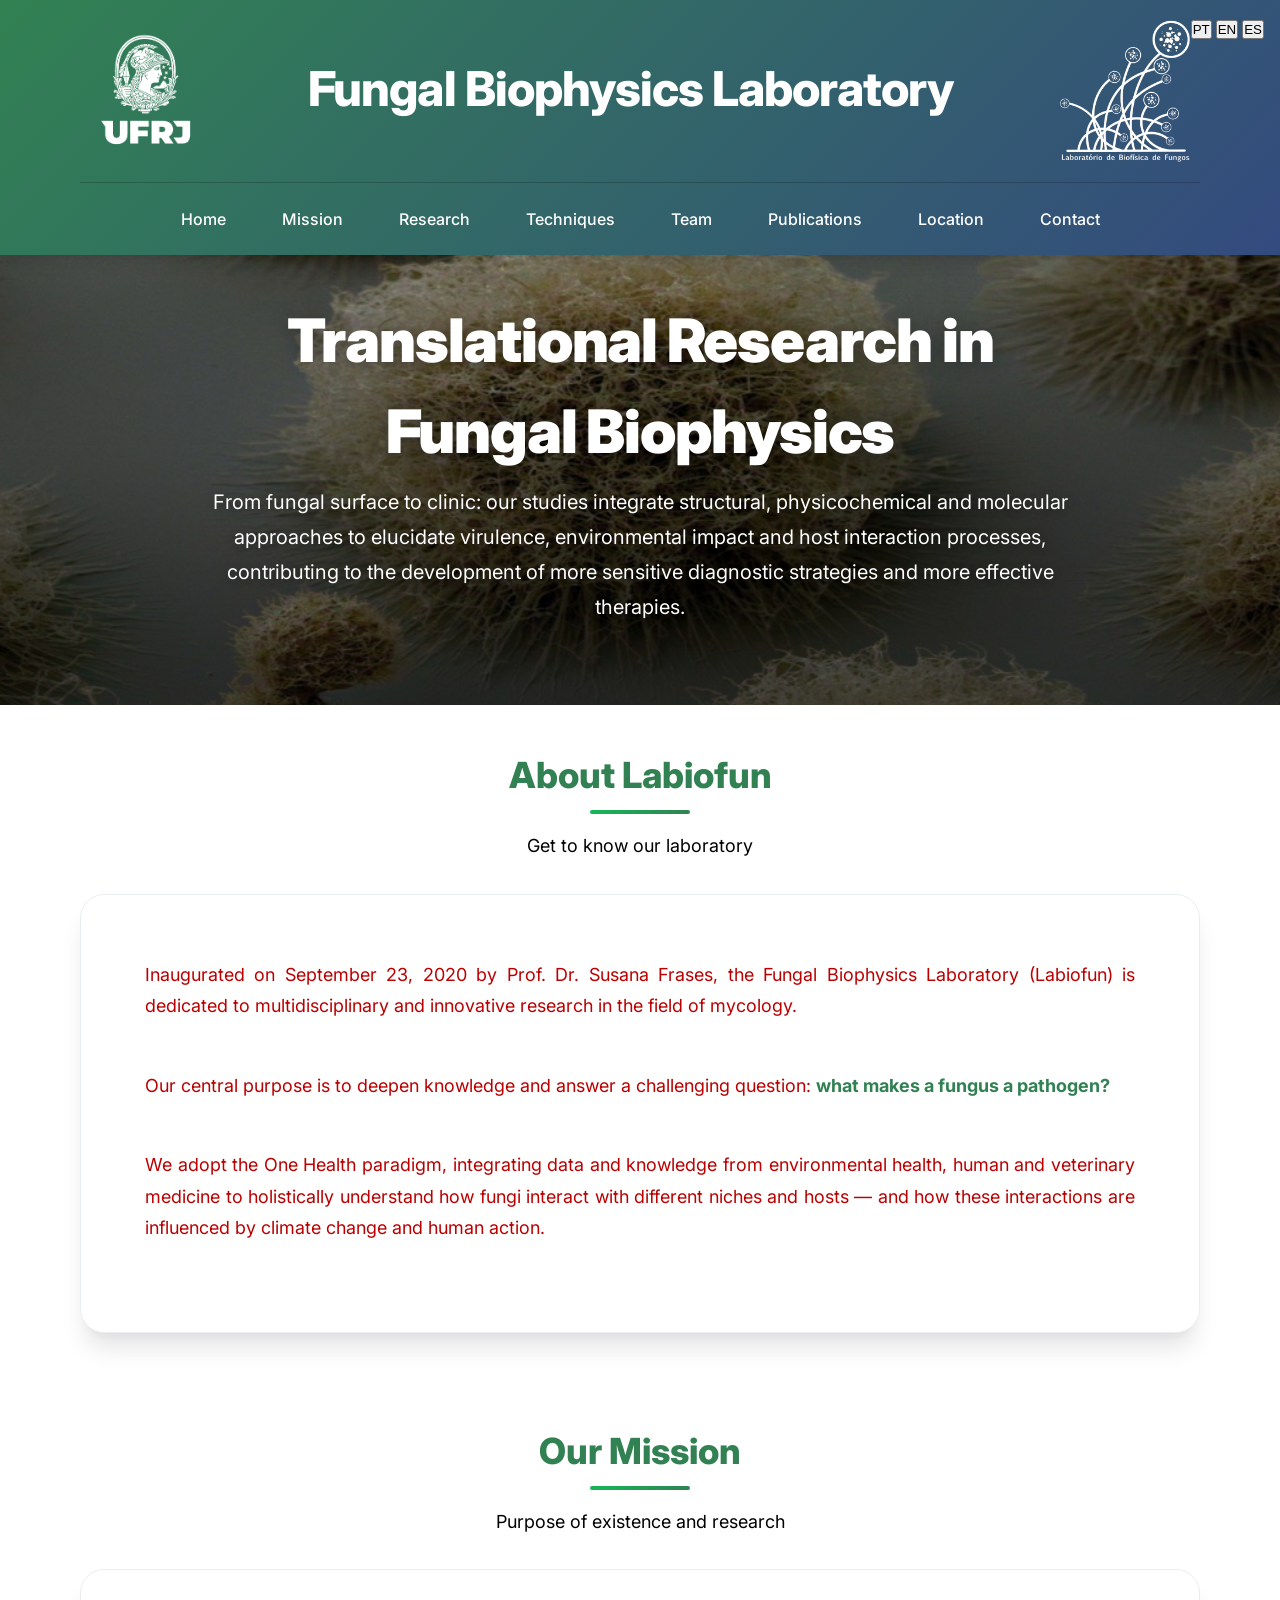
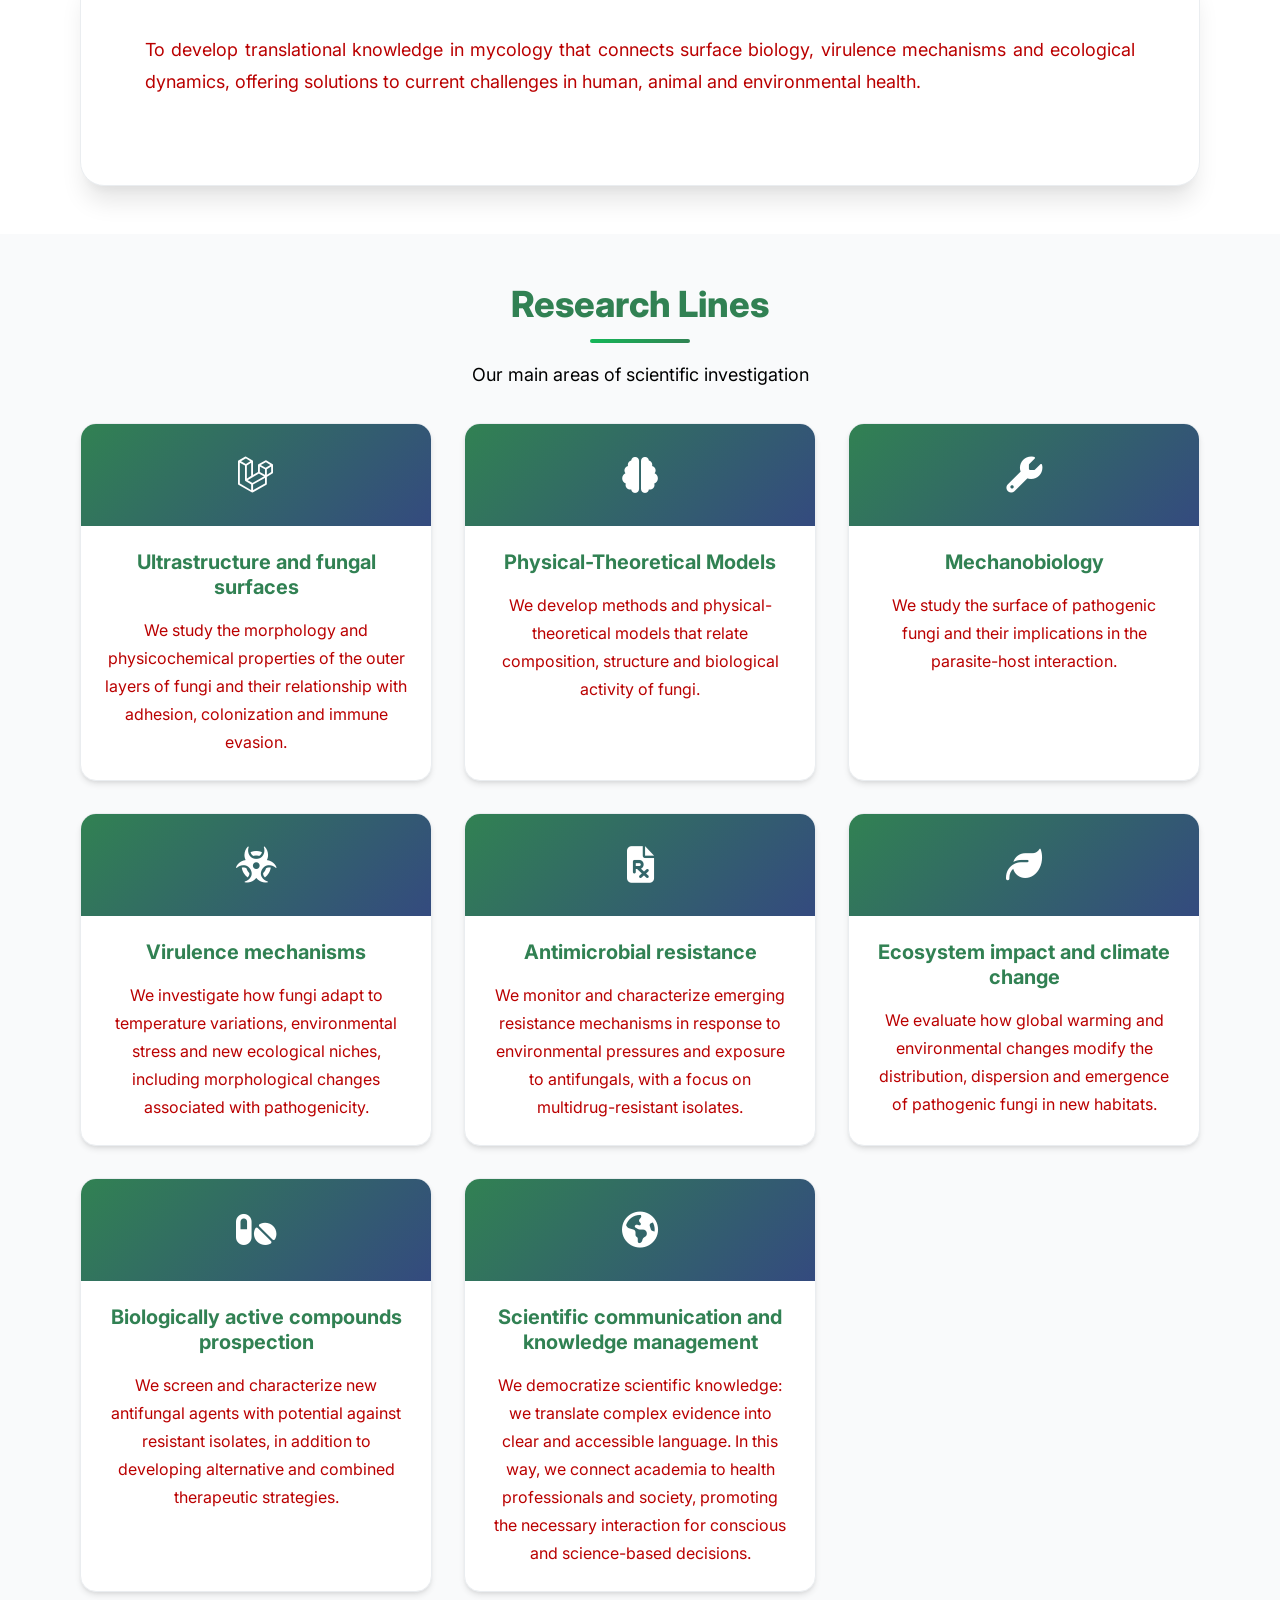
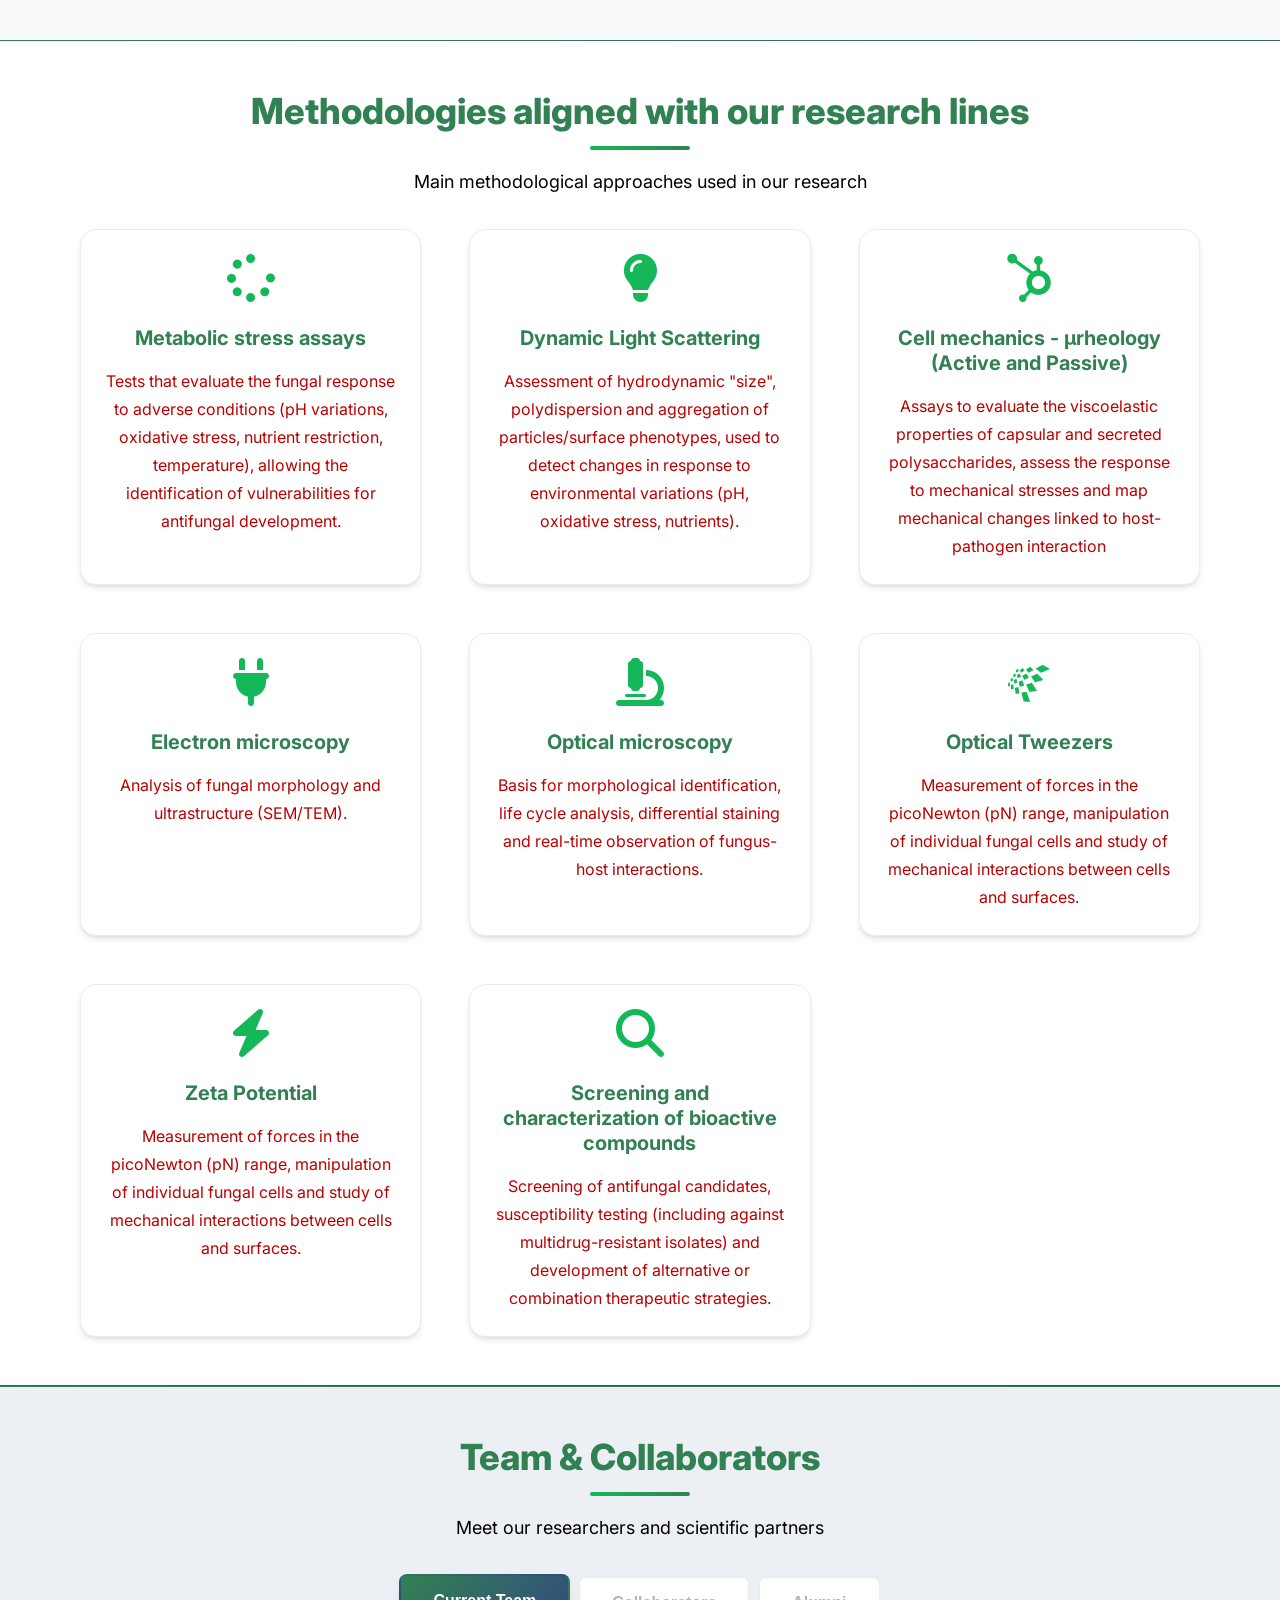
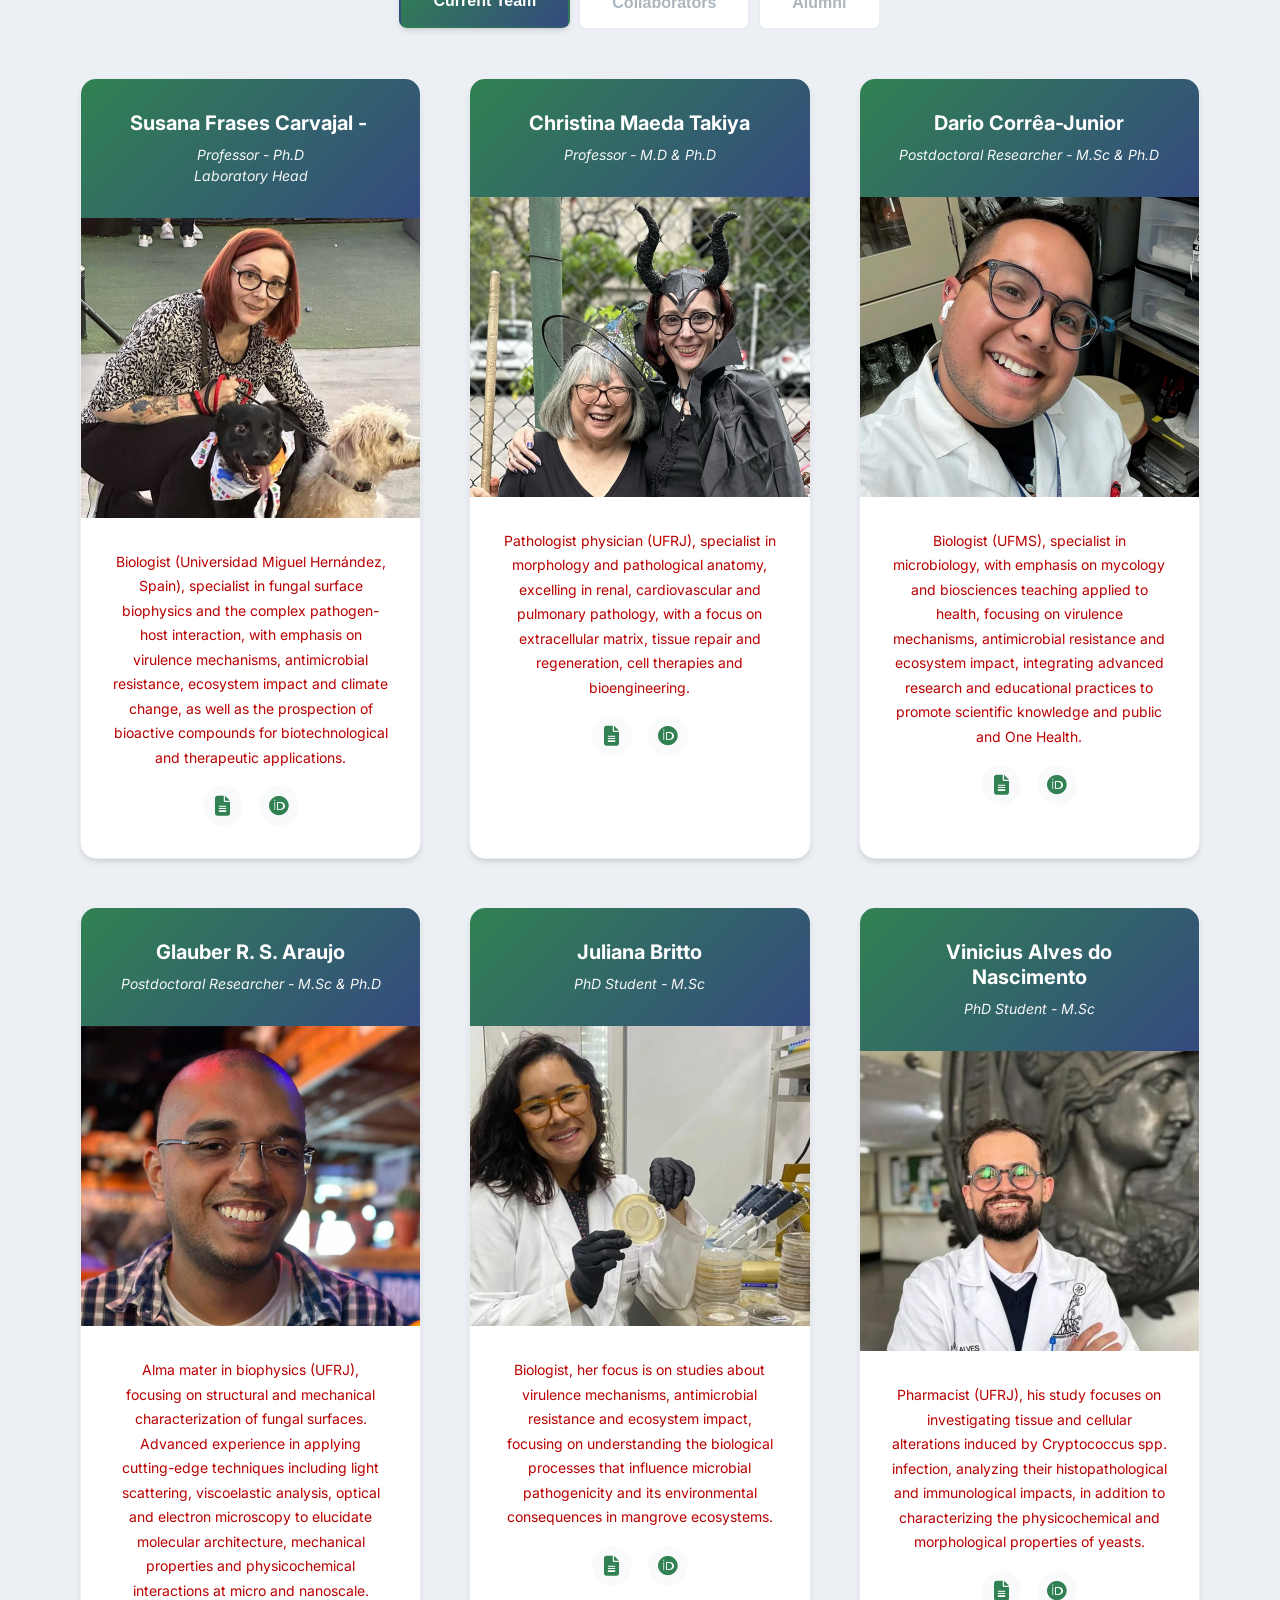
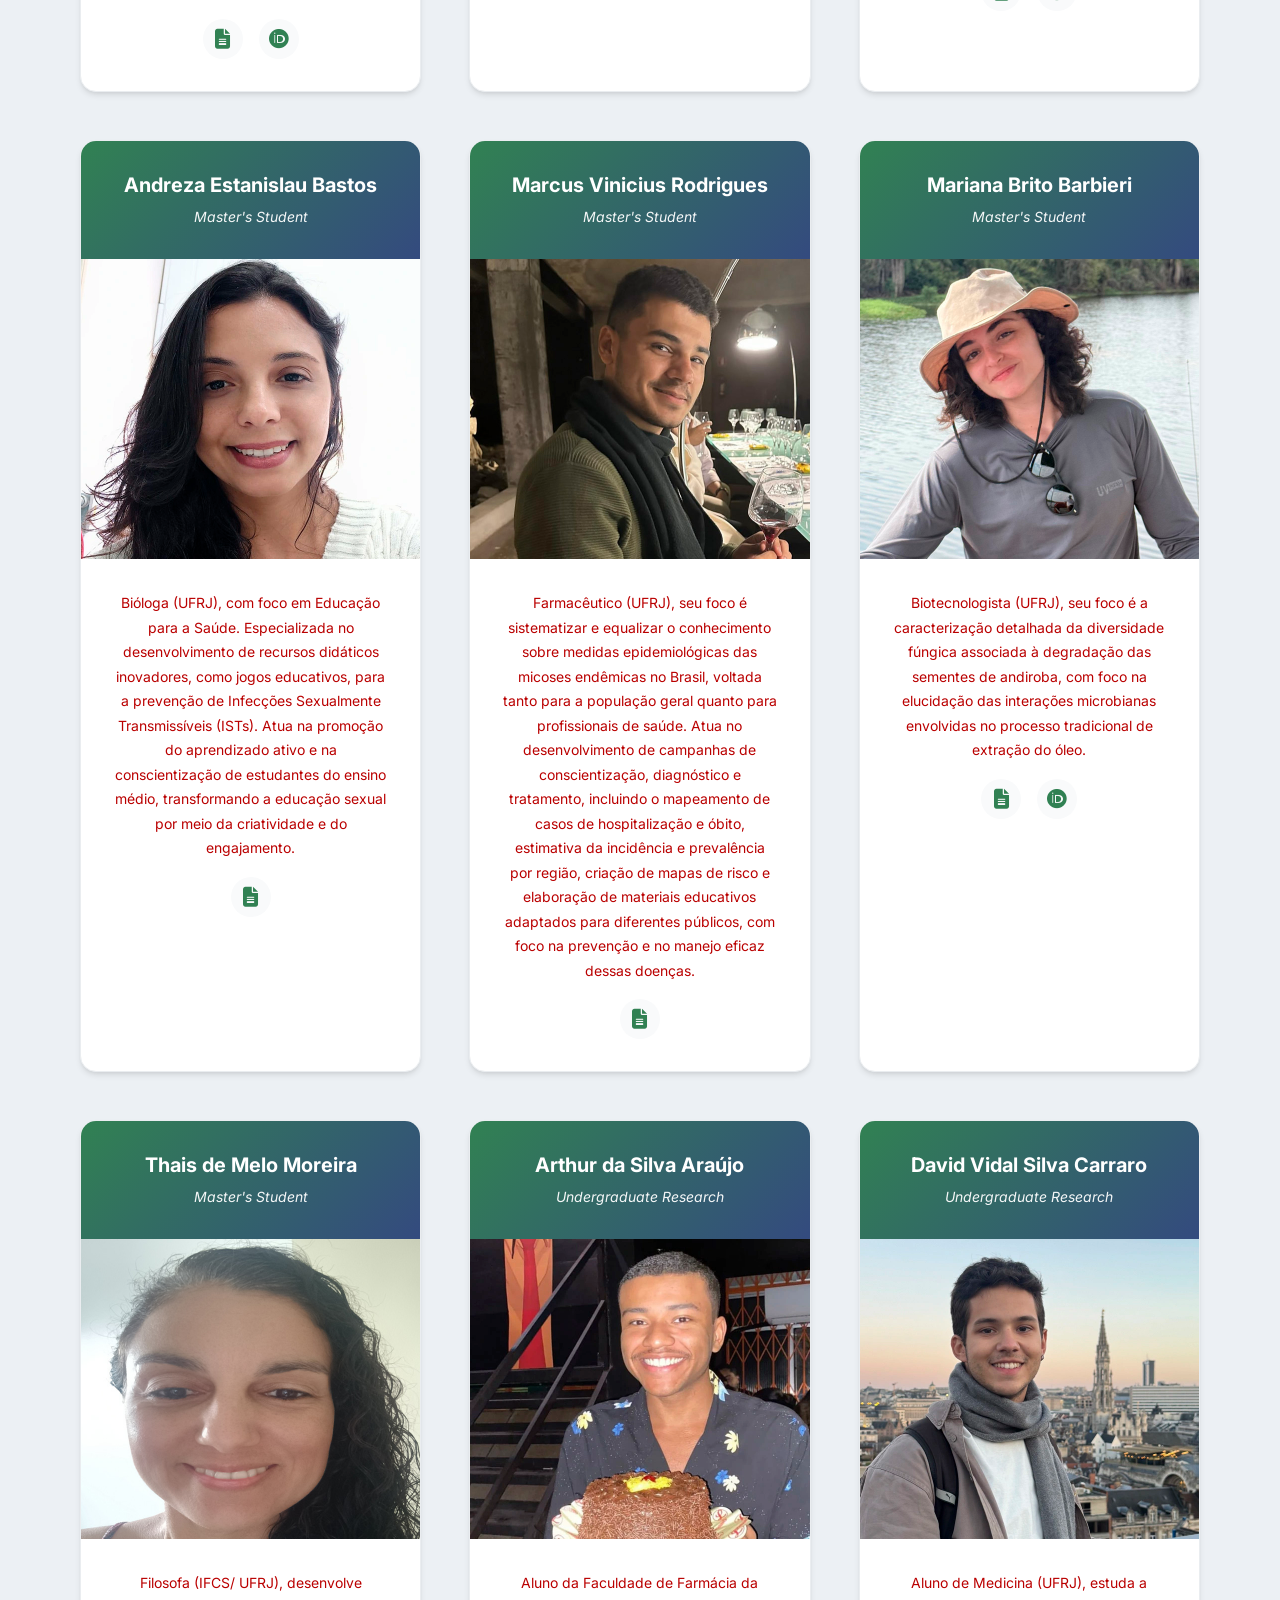
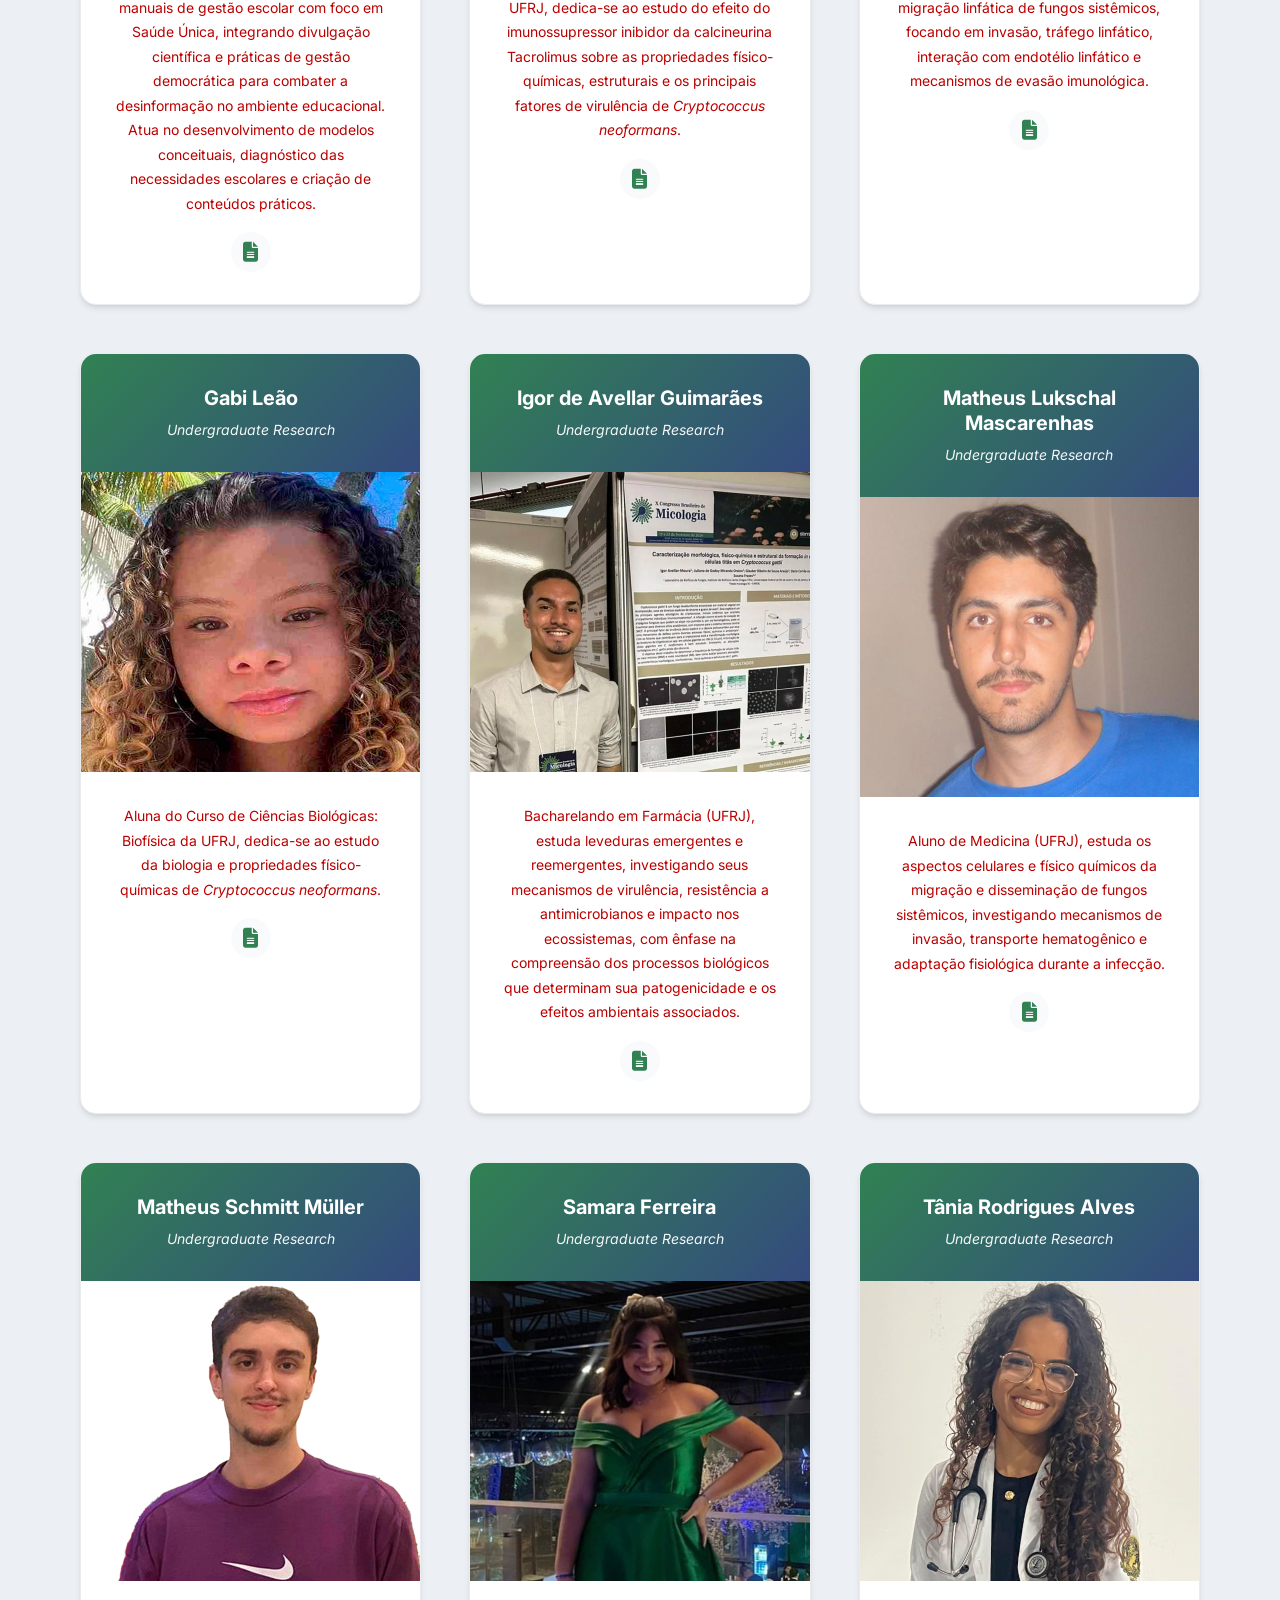
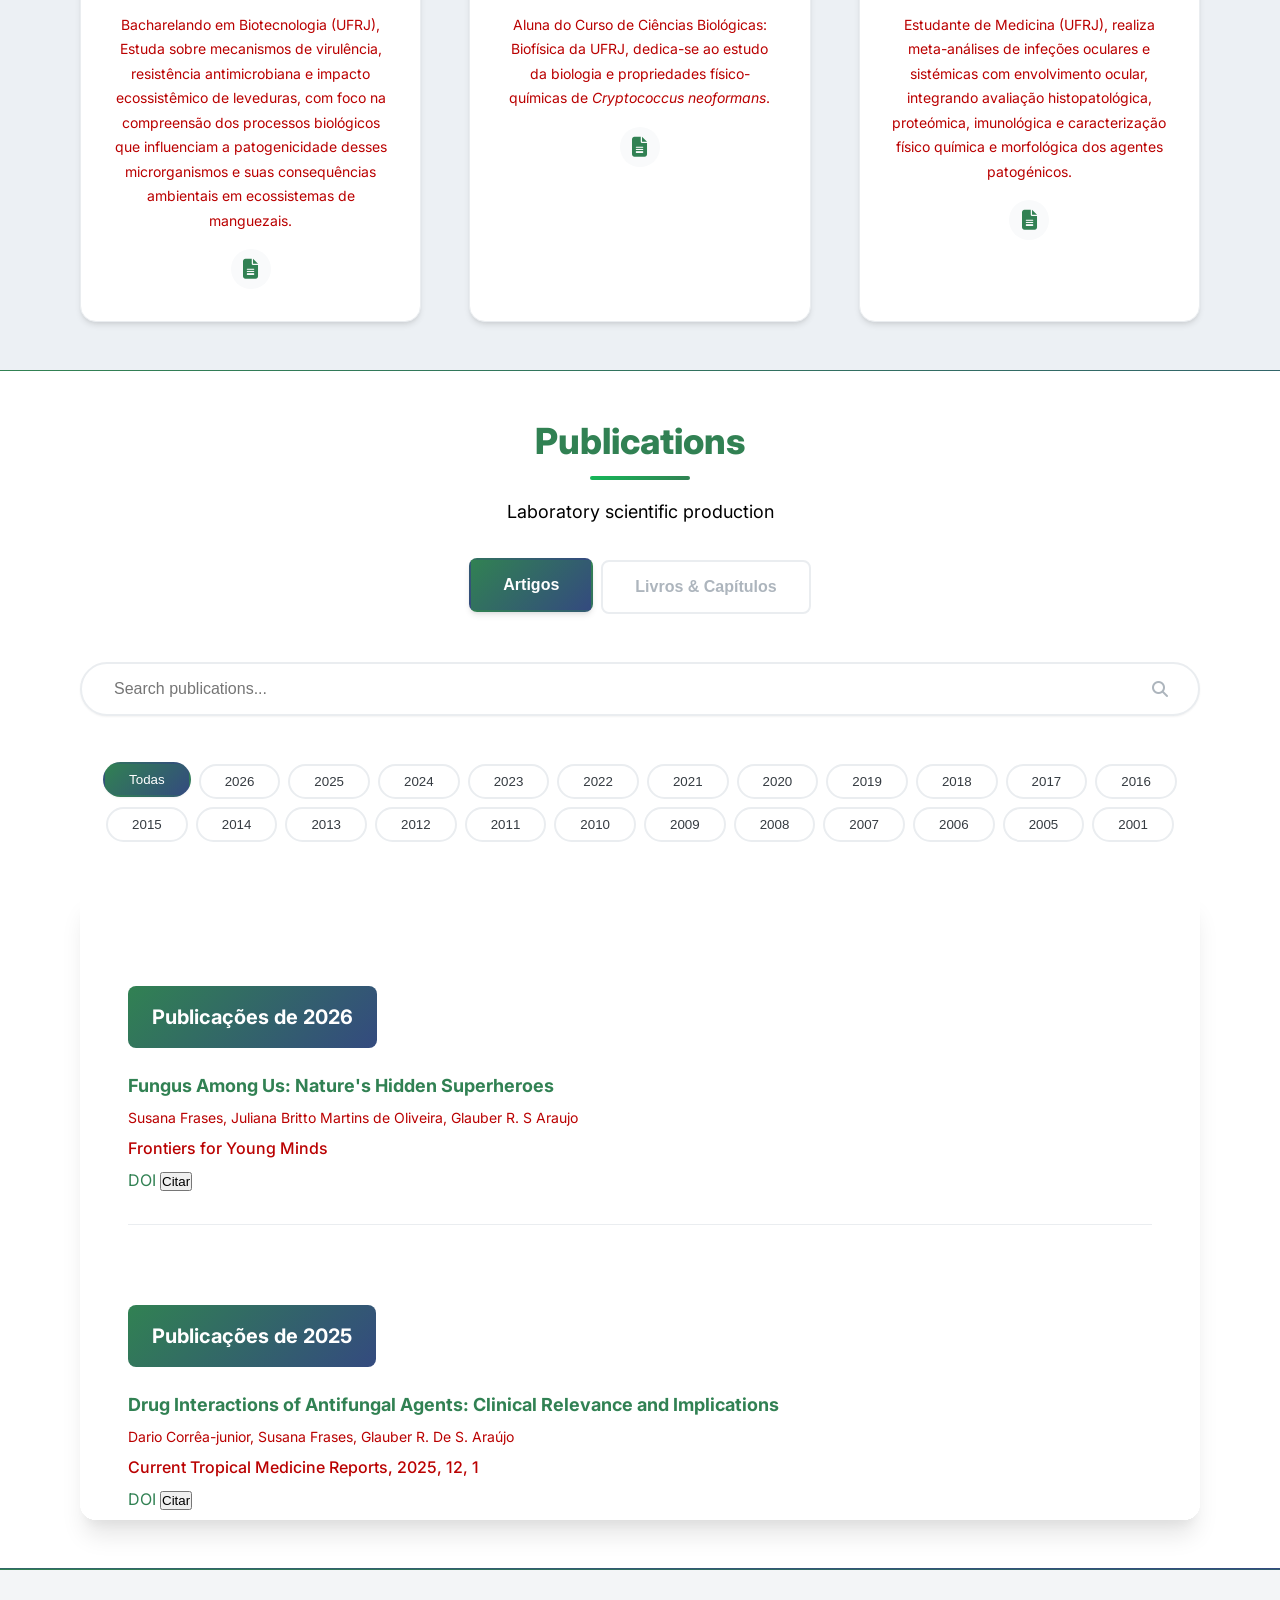
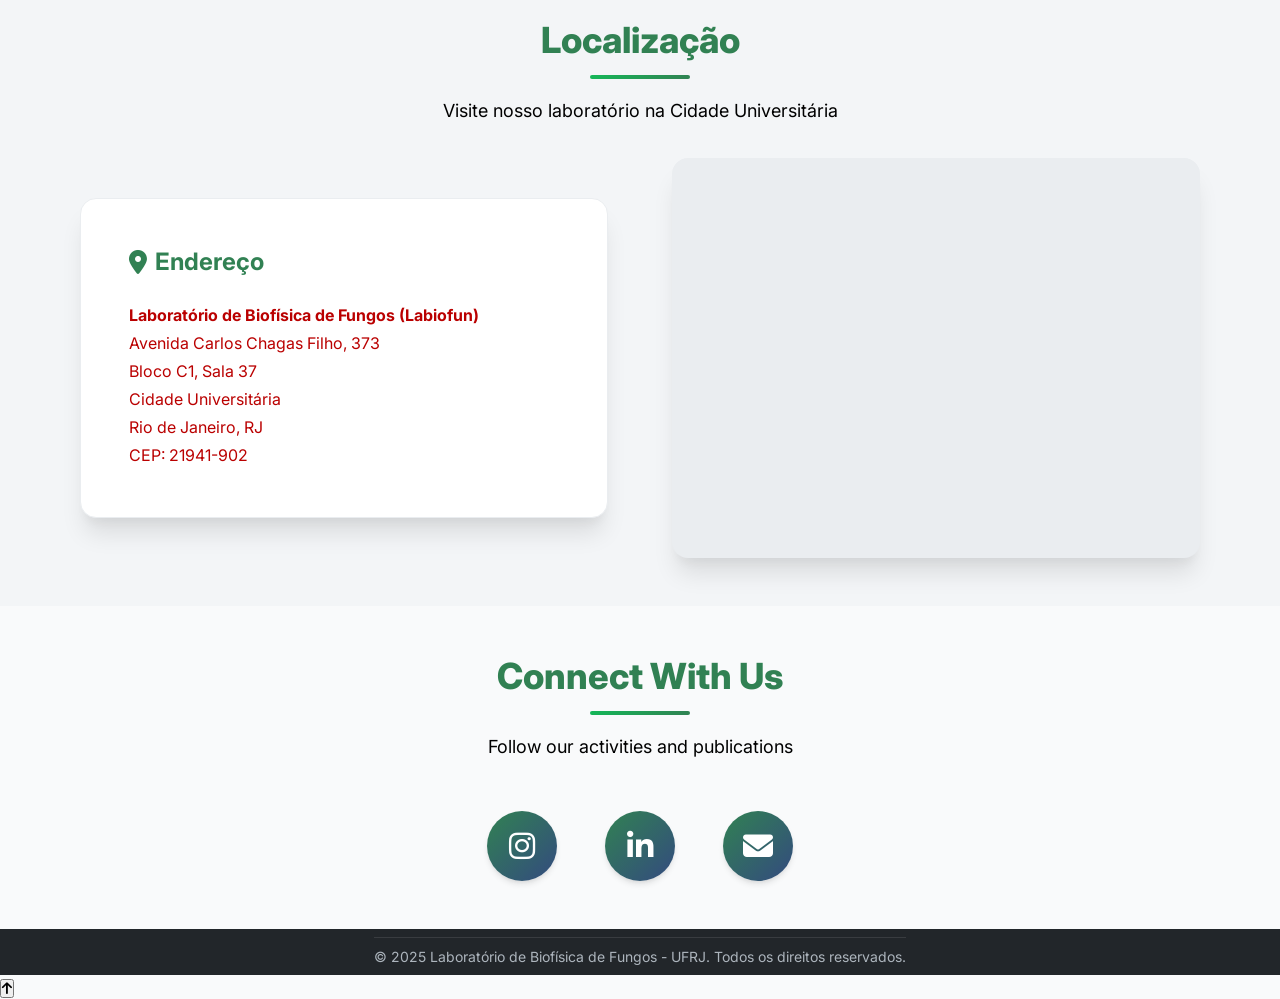
<file: Index.html>
<!DOCTYPE html>
<html lang="pt-BR">

<head>
    <meta charset="UTF-8">
    <meta name="viewport" content="width=device-width, initial-scale=1.0">

    <!-- SEO Meta Tags -->
    <meta name="description" content="Laboratório de Biofísica de Fungos - Pesquisa translacional em micologia">
    <meta name="keywords"
        content="micologia, fungos, biofísica, UFRJ, pesquisa, virulência, criptococose, resistência antimicrobiana, One Health">
    <meta name="author" content="Laboratório de Biofísica de Fungos - UFRJ">
    <meta name="robots" content="index, follow">
    <link rel="canonical" href="https://www.labiofun.ufrj.br/">

    <!-- Open Graph / Facebook -->
    <meta property="og:type" content="website">
    <meta property="og:url" content="https://www.labiofun.ufrj.br/">
    <meta property="og:title" content="Labiofun - Laboratório de Biofísica de Fungos">
    <meta property="og:description" content="Pesquisa translacional em micologia: da superfície fúngica à clínica">
    <meta property="og:image" content="https://www.labiofun.ufrj.br/images/Background.webp">
    <meta property="og:site_name" content="Labiofun">
    <meta property="og:locale" content="pt_BR">

    <!-- Twitter Card -->
    <meta name="twitter:card" content="summary_large_image">
    <meta name="twitter:url" content="https://www.labiofun.ufrj.br/">
    <meta name="twitter:title" content="Labiofun - Laboratório de Biofísica de Fungos">
    <meta name="twitter:description" content="Pesquisa translacional em micologia: da superfície fúngica à clínica">
    <meta name="twitter:image" content="https://www.labiofun.ufrj.br/images/Background.webp">

    <!-- Favicons -->
    <link rel="icon" type="image/png" sizes="32x32" href="favicon-32x32.png">
    <link rel="icon" type="image/png" sizes="16x16" href="favicon-16x16.png">
    <link rel="apple-touch-icon" sizes="180x180" href="apple-touch-icon.png">
    <link rel="manifest" href="site.webmanifest">

    <title data-i18n="site.title">Laboratório de Biofísica de Fungos</title>

    <!-- Preconnect to external resources -->
    <link rel="preconnect" href="https://cdnjs.cloudflare.com" crossorigin>
    <link rel="preconnect" href="https://fonts.googleapis.com">
    <link rel="preconnect" href="https://fonts.gstatic.com" crossorigin>

    <!-- Preload Critical Resources -->
    <link rel="preload" href="css/variables.css" as="style">
    <link rel="preload" href="css/styles.css" as="style">

    <!-- Font Awesome -->
    <link rel="stylesheet" href="https://cdnjs.cloudflare.com/ajax/libs/font-awesome/6.4.0/css/all.min.css">

    <!-- External CSS -->
    <link rel="stylesheet" href="css/variables.css">
    <link rel="stylesheet" href="css/animations.css">
    <link rel="stylesheet" href="css/styles.css">
    <link rel="stylesheet" href="css/print.css" media="print">

    <!-- Structured Data - Schema.org -->
    <script type="application/ld+json">
    {
      "@context": "https://schema.org",
      "@type": "ResearchOrganization",
      "name": "Laboratório de Biofísica de Fungos",
      "alternateName": "Labiofun",
      "url": "https://www.labiofun.ufrj.br",
      "logo": "https://www.labiofun.ufrj.br/images/Logo pequeno.webp",
      "description": "Laboratório de pesquisa translacional em micologia, especializado em biofísica de fungos, virulência e resistência antimicrobiana",
      "foundingDate": "2020-09-23",
      "founder": {
        "@type": "Person",
        "name": "Susana Frases",
        "jobTitle": "Professora - Ph.D"
      },
      "parentOrganization": {
        "@type": "EducationalOrganization",
        "name": "Universidade Federal do Rio de Janeiro",
        "alternateName": "UFRJ"
      },
      "address": {
        "@type": "PostalAddress",
        "addressCountry": "BR",
        "addressRegion": "RJ",
        "addressLocality": "Rio de Janeiro"
      },
      "sameAs": [
        "https://www.instagram.com/labiofun/",
        "https://www.youtube.com/@labiofun"
      ]
    }
    </script>
</head>

<body>
    <!-- Skip Link for Accessibility -->
    <a href="#main-content" class="skip-link">Pular para o conteúdo principal</a>

    <!-- Scroll Progress Bar -->
    <div class="scroll-progress-bar" id="scroll-progress" role="progressbar" aria-valuemin="0" aria-valuemax="100"
        aria-valuenow="0"></div>

    <!-- Header -->
    <header role="banner">
        <div class="container">
            <div class="header-top">
                <div class="logo-container">
                    <img src="images/ufrj.webp" alt="Logo UFRJ" class="logo-img" loading="eager">
                </div>
                <div class="header-title">
                    <h1 data-i18n="site.title"><strong>Laboratório de Biofísica de Fungos</strong></h1>
                </div>
                <div class="logo-container">
                    <img src="images/Logo pequeno.webp" alt="Logo Labiofun" class="logo-img" loading="eager">
                </div>
            </div>

            <!-- Language Switcher -->
            <div class="language-switcher" role="group" aria-label="Seleção de idioma">
                <button class="lang-btn active" data-lang="pt-BR" aria-label="Alterar idioma para Português">PT</button>
                <button class="lang-btn" data-lang="en" aria-label="Change language to English">EN</button>
                <button class="lang-btn" data-lang="es-ES" aria-label="Cambiar idioma a Español">ES</button>
            </div>

            <div class="header-bottom">
                <nav aria-label="Navegação principal" role="navigation">
                    <ul role="menubar">
                        <li role="none"><a href="#about" data-i18n="nav.home" role="menuitem"><i
                                    class="fas fa-home"></i>Início</a></li>
                        <li role="none"><a href="#mission" data-i18n="nav.mission" role="menuitem"><i
                                    class="fa fa-id-badge"></i>Missão</a></li>
                        <li role="none"><a href="#research" data-i18n="nav.research" role="menuitem"><i
                                    class="fas fa-flask"></i>Pesquisas</a></li>
                        <li role="none"><a href="#techniques" data-i18n="nav.techniques" role="menuitem"><i
                                    class="fas fa-tools"></i>Técnicas
                            </a></li>
                        <li role="none"><a href="#team" data-i18n="nav.team" role="menuitem"><i
                                    class="fas fa-users"></i>Equipe</a></li>
                        <li role="none"><a href="#publications-page" data-i18n="nav.publications" role="menuitem"><i
                                    class="fas fa-book"></i>Publicações</a></li>
                        <li role="none"><a href="#location" data-i18n="nav.location" role="menuitem"><i
                                    class="fas fa-map-marker-alt"></i>Localização</a></li>
                        <li role="none"><a href="#contact" data-i18n="nav.contact" role="menuitem"><i
                                    class="far fa-comments"></i>Contato</a></li>
                    </ul>
                </nav>
            </div>
        </div>
    </header>

    <!-- Hero Section -->
    <section class="hero">
        <div class="container hero-content">
            <h2 class="scroll-animate" data-i18n="hero.title1">Pesquisa Translacional em</h2>
            <h2 class="scroll-animate delay-200" data-i18n="hero.title2">Biofísica de Fungos</h2>
            <p class="scroll-animate delay-400" data-i18n="hero.description">Da superfície fúngica à clínica: nossos
                estudos integram abordagens estruturais, físico-químicas e moleculares para elucidar a virulência, o
                impacto ambiental e os processos de interação com o hospedeiro, contribuindo para o desenvolvimento de
                estratégias diagnósticas mais sensíveis e terapias mais eficazes.</p>
        </div>
    </section>

    <!-- About Section -->
    <section id="about" class="about">
        <div class="container">
            <div class="section-header">
                <h2 data-i18n="about.title">Sobre o Labiofun</h2>
                <p data-i18n="about.subtitle">Conheça nosso laboratório</p>
            </div>
            <div class="about-content scroll-animate">
                <p style="text-align: justify;" data-i18n="about.p1">Inaugurado em 23 de setembro de 2020
                    pela Prof<sup>a</sup>.
                    Dr<sup>a</sup>. Susana Frasés, o Laboratório de Biofísica de Fungos (Labiofun) dedica-se a pesquisas
                    multidisciplinares e inovadoras na área de micologia.</p>
                <br>
                <p style="text-align: justify;" data-i18n-html="about.p2">Nosso propósito central é
                    aprofundar o conhecimento e
                    responder a uma pergunta desafiadora: <strong> o que faz um fungo ser um patógeno?</strong>
                </p>
                <br>
                <p style="text-align: justify;" data-i18n-html="about.p3">Adotamos o paradigma Saúde Única
                    <i>(One Health)</i>, integrando dados e saberes da saúde ambiental, da medicina humana e veterinária
                    para
                    compreender de forma holística como os fungos interagem com diferentes nichos e hospedeiros — e como
                    essas
                    interações são influenciadas pelas mudanças climáticas e pela ação humana.
                </p>
            </div>
        </div>
    </section>

    <!-- Mission Section -->
    <section id="mission" class="about">
        <div class="container">
            <div class="section-header">
                <h2 data-i18n="mission.title">Nossa Missão</h2>
                <p data-i18n="mission.subtitle">Propósito de existir e pesquisar</p>
            </div>
            <div class="about-content scroll-animate">
                <p style="text-align: justify;" data-i18n="mission.description">&nbsp; &nbsp;Desenvolver conhecimento
                    translacional em micologia que conecte biologia de superfícies, mecanismos de virulência e dinâmica
                    ecológica, oferecendo soluções para desafios atuais em saúde humana, animal e ambiental.</p>
            </div>
        </div>
    </section>

    <!-- Research Lines -->
    <section id="research" class="research-lines">
        <div class="container">
            <div class="section-header">
                <h2 data-i18n="research.title">Linhas de Pesquisas</h2>
                <p data-i18n="research.subtitle">Nossas principais áreas de investigação científica</p>
            </div>
            <div class="cards-container">
                <div class="card scroll-animate hover-lift">
                    <div class="card-icon">
                        <i class="fab fa-laravel"></i>
                    </div>
                    <div class="card-content">
                        <h3 data-i18n="research.line1.title">Ultraestrutura e superfícies fúngicas</h3>
                        <p data-i18n="research.line1.desc">Estudamos a morfologia e propriedades físico-químicas das
                            camadas externas dos fungos e sua relação com adesão, colonização e evasão imune.</p>
                    </div>
                </div>

                <div class="card scroll-animate hover-lift delay-100">
                    <div class="card-icon">
                        <i class="fas fa-brain"></i>
                    </div>
                    <div class="card-content">
                        <h3 data-i18n="research.line2.title">Modelos Físico-Teóricos</h3>
                        <p data-i18n="research.line2.desc">Desenvolvemos métodos e modelos físico-teóricos que
                            relacionem composição, estrutura e atividade biológica de fungos.</p>
                    </div>
                </div>

                <div class="card scroll-animate hover-lift delay-200">
                    <div class="card-icon">
                        <i class="fas fa-wrench"></i>
                    </div>
                    <div class="card-content">
                        <h3 data-i18n="research.line3.title">Mecanobiologia</h3>
                        <p data-i18n="research.line3.desc">Estudamos a superfície de fungos patogênicos e suas
                            implicações na interação parasito-hospedeiro.</p>
                    </div>
                </div>

                <div class="card scroll-animate hover-lift delay-300">
                    <div class="card-icon">
                        <i class="fas fa-biohazard"></i>
                    </div>
                    <div class="card-content">
                        <h3 data-i18n="research.line4.title">Mecanismos de virulência</h3>
                        <p data-i18n="research.line4.desc">Investigamos como fungos se adaptam a variações de
                            temperatura, estresse ambiental e novos nichos ecológicos, incluindo mudanças morfológicas
                            associadas à patogenicidade.</p>
                    </div>
                </div>

                <div class="card scroll-animate hover-lift delay-400">
                    <div class="card-icon">
                        <i class="fas fa-file-prescription"></i>
                    </div>
                    <div class="card-content">
                        <h3 data-i18n="research.line5.title">Resistência antimicrobiana</h3>
                        <p data-i18n="research.line5.desc">Monitoramos e caracterizamos mecanismos de resistência
                            emergentes, como resposta a pressões ambientais e exposição a antifúngicos, com foco em
                            isolados multirresistentes.</p>
                    </div>
                </div>

                <div class="card scroll-animate hover-lift delay-500">
                    <div class="card-icon">
                        <i class="fas fa-leaf"></i>
                    </div>
                    <div class="card-content">
                        <h3 data-i18n="research.line6.title">Impacto ecossistêmico e mudanças climáticas</h3>
                        <p data-i18n="research.line6.desc">Avaliamos como o aquecimento global e as alterações
                            ambientais modificam a distribuição, dispersão e emergência de fungos patogênicos em novos
                            habitats.</p>
                    </div>
                </div>

                <div class="card scroll-animate hover-lift delay-600">
                    <div class="card-icon">
                        <i class="fas fa-pills"></i>
                    </div>
                    <div class="card-content">
                        <h3 data-i18n="research.line7.title">Prospecção de compostos bioativos</h3>
                        <p data-i18n="research.line7.desc">Triamos e caracterizamos novos agentes antifúngicos com
                            potencial contra isolados resistentes, além do desenvolvimento de estratégias terapêuticas
                            alternativas e combinadas.</p>
                    </div>
                </div>

                <div class="card scroll-animate hover-lift delay-700">
                    <div class="card-icon">
                        <i class="fas fa-globe-americas"></i>
                    </div>
                    <div class="card-content">
                        <h3 data-i18n="research.line8.title">Divulgação científica e gestão do conhecimento</h3>
                        <p data-i18n="research.line8.desc">Democratizamos o conhecimento científico: traduzimos
                            evidências complexas em uma linguagem clara e acessível. Dessa forma, conectamos a academia
                            aos profissionais de saúde e à sociedade, promovendo a interação necessária para decisões
                            conscientes e embasadas na Ciência.</p>
                    </div>
                </div>
            </div>
        </div>
    </section>

    <!-- Techniques -->
    <section id="techniques" class="techniques">
        <div class="container">
            <div class="section-header">
                <h2 data-i18n="techniques.title">Metodologias alinhadas às nossas linhas de pesquisas</h2>
                <p data-i18n="techniques.subtitle">Principais abordagens metodológicas utilizadas em nossas pesquisas
                </p>
            </div>
            <div class="techniques-grid">
                <div class="technique scroll-animate hover-lift">
                    <i class="fas fa-spinner fa-spin"></i>
                    <h3 data-i18n="tech.1.title">Ensaios de estresse metabólico</h3>
                    <p data-i18n="tech.1.desc">Testes que avaliam a resposta fúngica a condições adversas (variações de
                        pH, estresse oxidativo, restrição de nutrientes, temperatura), permitindo identificar
                        vulnerabilidades para desenvolvimento de antifúngicos.</p>
                </div>

                <div class="technique scroll-animate hover-lift delay-100">
                    <i class="fas fa-lightbulb"></i>
                    <h3 data-i18n="tech.2.title">Espalhamento de Luz Dinâmico</h3>
                    <p data-i18n="tech.2.desc">Avaliação do "tamanho" hidrodinâmico, polidispersão e agregação de
                        partículas/fenótipos superficiais, usada para detectar alterações em resposta a variações
                        ambiental (pH, estresse oxidativo, nutrientes).</p>
                </div>

                <div class="technique scroll-animate hover-lift delay-200">
                    <i class="fab fa-hubspot"></i>
                    <h3 data-i18n="tech.3.title">Mecânica celular - μreologia (Ativa e Passiva)</h3>
                    <p data-i18n="tech.3.desc">Ensaios para avaliar as propriedades viscoelásticas de polissacarídeos
                        capsulares e secretados, avaliar a resposta a tensões mecânicas e mapear alterações mecânicas
                        vinculadas à interação hospedeiro–patógeno</p>
                </div>

                <div class="technique scroll-animate hover-lift delay-300">
                    <i class="fas fa-plug"></i>
                    <h3 data-i18n="tech.4.title">Microscopia eletrônica</h3>
                    <p data-i18n="tech.4.desc">Análise da morfologia e ultraestrutura fúngica (SEM/TEM).</p>
                </div>

                <div class="technique scroll-animate hover-lift delay-400">
                    <i class="fas fa-microscope"></i>
                    <h3 data-i18n="tech.5.title">Microscopia óptica</h3>
                    <p data-i18n="tech.5.desc">Base para identificação morfológica, análise de ciclos de vida,
                        colorações diferenciais e observação em tempo real de interações fungo–hospedeiro.</p>
                </div>

                <div class="technique scroll-animate hover-lift delay-500">
                    <i class="fab fa-schlix"></i>
                    <h3 data-i18n="tech.6.title">Pinças Ópticas</h3>
                    <p data-i18n="tech.6.desc">Mensuração de forças na faixa de picoNewtons (pN), manipulação de células
                        fúngicas individuais e estudo de interações mecânicas entre células e superfícies.</p>
                </div>

                <div class="technique scroll-animate hover-lift delay-600">
                    <i class="fa fa-bolt"></i>
                    <h3 data-i18n="tech.7.title">Potencial Zeta</h3>
                    <p data-i18n="tech.7.desc">Mensuração de carga superficial e estabilidade coloidal, essencial para
                        caracterizar propriedades eletrostáticas que influenciam adesão e interações celulares.</p>
                </div>

                <div class="technique scroll-animate hover-lift delay-700">
                    <i class="fa fa-search"></i>
                    <h3 data-i18n="tech.8.title">Triagem e caracterização de compostos bioativos</h3>
                    <p data-i18n="tech.8.desc">Screening de candidatos antifúngicos, testes de sensibilidade (incluindo
                        contra isolados multirresistentes) e desenvolvimento de estratégias terapêuticas alternativas ou
                        em combinação.</p>
                </div>
            </div>
        </div>
    </section>

    <!-- Team & Collaborators -->
    <section id="team" class="team-section">
        <div class="container">
            <div class="section-header">
                <h2 data-i18n="team.title">Equipe & Colaboradores</h2>
                <p data-i18n="team.subtitle">Conheça nossos pesquisadores e parceiros científicos</p>
            </div>

            <div class="tabs" role="tablist" aria-label="Categorias de equipe">
                <button class="tab-btn active" data-tab="current-team" role="tab" aria-selected="true"
                    aria-controls="current-team" data-i18n="team.tab.current">Equipe
                    Atual</button>
                <button class="tab-btn" data-tab="collaborators" role="tab" aria-selected="false"
                    aria-controls="collaborators" data-i18n="team.tab.collaborators">Colaboradores</button>
                <button class="tab-btn" data-tab="alumni" role="tab" aria-selected="false" aria-controls="alumni"
                    data-i18n="team.tab.alumni">Alumni</button>
            </div>

            <!-- Current Team -->
            <div id="current-team" class="tab-content active" role="tabpanel" aria-labelledby="current-team">
                <div class="team-container">
                    <!-- Professores -->
                    <div class="team-member">
                        <div class="member-header">
                            <h3>Susana Frases Carvajal -&nbsp;<br>
                            </h3>
                            <p data-i18n="member.susana.role">Professora - Ph.D</p>
                            <p data-i18n="member.susana.title">Chefe do laboratório</p>
                        </div>
                        <img src="images/Susana.webp" alt="Susana Frases Carvajal" class="team-photo" loading="lazy">
                        <div class="member-content">
                            <p data-i18n="member.susana.bio">Bióloga (<em>Universidad Miguel Hernández</em>, Espanha),
                                especialista em biofísica de
                                superfícies
                                fúngicas e na complexa interação patógeno-hospedeiro, com ênfase em mecanismos de
                                virulência,
                                resistência antimicrobiana, impacto ecossistêmico e mudanças climáticas, além da
                                prospecção de compostos
                                bioativos para aplicações biotecnológicas e terapêuticas.</p>
                            <div class="member-links">
                                <a href="http://lattes.cnpq.br/2411558438385429" title="Currículo Lattes"><i
                                        class="fas fa-file-alt"></i></a>
                                <a href="https://orcid.org/0000-0001-5875-9886" title="ORCID"><i
                                        class="fab fa-orcid"></i></a>
                            </div>
                        </div>
                    </div>

                    <div class="team-member">
                        <div class="member-header">
                            <h3>Christina Maeda Takiya</h3>
                            <p data-i18n="member.takiya.role">Professora - M.D &amp; Ph.D</p>
                        </div>
                        <img src="images/Takiya.webp" alt="Christina Maeda Takiya" class="team-photo" loading="lazy">
                        <div class="member-content">
                            <p data-i18n="member.takiya.bio">Médica patologista (UFRJ), especialista em morfologia e
                                anatomia patológica,
                                destacando-se em patologia
                                renal, cardiovascular e pulmonar, com foco em matriz extracelular, reparo e regeneração
                                tecidual,
                                terapias celulares e bioengenharia.</p>
                            <div class="member-links">
                                <a href="http://lattes.cnpq.br/1606566838418875" title="Currículo Lattes"><i
                                        class="fas fa-file-alt"></i></a>
                                <a href="https://orcid.org/0000-0002-8019-628X" title="ORCID"><i
                                        class="fab fa-orcid"></i></a>
                            </div>
                        </div>
                    </div>

                    <!-- Pós-doutores -->
                    <div class="team-member">
                        <div class="member-header">
                            <h3>Dario Corrêa-Junior</h3>
                            <p data-i18n="member.dario.role">Pós-doutor -&nbsp;M.Sc &amp; Ph.D</p>
                        </div>
                        <img src="images/Dario.webp" alt="Dario Corrêa-Junior" class="team-photo" loading="lazy">
                        <div class="member-content">
                            <p data-i18n="member.dario.bio">Biólogo (UFMS), especialista na área de microbiologia, com
                                ênfase em micologia e ensino
                                de biociências
                                aplicadas à saúde, com foco em mecanismos de virulência, resistência antimicrobiana e
                                impacto
                                ecossistêmico, integrando pesquisa avançada e práticas educacionais para promover o
                                conhecimento
                                científico e a saúde pública e única (<em>One health</em>).</p>
                            <div class="member-links">
                                <a href="http://lattes.cnpq.br/2857080301590305" title="Currículo Lattes"><i
                                        class="fas fa-file-alt"></i></a>
                                <a href="https://orcid.org/0000-0003-2821-4978" title="ORCID"><i
                                        class="fab fa-orcid"></i></a>
                            </div>
                        </div>
                    </div>

                    <div class="team-member">
                        <div class="member-header">
                            <h3>Glauber R. S. Araujo</h3>
                            <p data-i18n="role.postdoc">Pós-doutor -&nbsp;M.Sc &amp; Ph.D</p>
                        </div>
                        <img src="images/Glauber.webp" alt="Glauber Araujo" class="team-photo" loading="lazy">
                        <div class="member-content">
                            <p data-i18n="member.glauber.bio"><em>Alma mater</em> em biofísica (UFRJ), com foco na
                                caracterização estrutural e mecânica
                                de superfícies
                                fúngicas. Experiência avançada na aplicação de técnicas <em>cutting edge</em> incluindo
                                espalhamento de
                                luz, análise viscoelástica, microscopia óptica e eletrônica para elucidar a arquitetura
                                molecular,
                                propriedades mecânicas e interações físico-químicas em micro e nanoescala.</p>
                            <div class="member-links">
                                <a href="http://lattes.cnpq.br/8718259166854318" title="Currículo Lattes"><i
                                        class="fas fa-file-alt"></i></a>
                                <a href="https://orcid.org/0000-0002-5478-9006" title="ORCID"><i
                                        class="fab fa-orcid"></i></a>
                            </div>
                        </div>
                    </div>

                    <!-- Doutorandos -->

                    <div class="team-member">
                        <div class="member-header">
                            <h3>Juliana Britto</h3>
                            <p data-i18n="role.phd">Doutoranda - M. Sc</p>
                        </div>
                        <img src="images/Juliana.webp" alt="Juliana Britto Martins de Oliveira" class="team-photo"
                            loading="lazy">
                        <div class="member-content">
                            <p data-i18n="member.juliana.bio">Bióloga, seu foco são os estudos sobre mecanismos de
                                virulência, resistência
                                antimicrobiana e impacto
                                ecossistêmico, com foco na compreensão dos processos biológicos que influenciam a
                                patogenicidade
                                microbiana e suas consequências ambientais em ecossistemas de manguezais.</p>
                            <div class="member-links">
                                <a href="http://lattes.cnpq.br/0156560802723111" title="Currículo Lattes"><i
                                        class="fas fa-file-alt"></i></a>
                                <a href="https://orcid.org/0000-0002-0986-1072" title="ORCID"><i
                                        class="fab fa-orcid"></i></a>
                            </div>
                        </div>
                    </div>
                    <div class="team-member">
                        <div class="member-header">
                            <h3>Vinicius Alves do Nascimento</h3>
                            <p data-i18n="role.phd">Doutorando -&nbsp;M.Sc</p>
                        </div>
                        <img src="images/Vinicius.webp" alt="Vinicius Alves do Nascimento" class="team-photo"
                            loading="lazy">
                        <div class="member-content">
                            <p data-i18n="member.vinicius.bio">Farmacêutico (UFRJ), seu estudo foca na investigação das
                                alterações teciduais e celulares
                                induzidas pela
                                infecção por <em>Cryptococcus</em> spp., analisando seus impactos histopatológicos e
                                imunológicos além
                                de caracterizar as propriedades físico-químicas e morfológicas de leveduras.</p>
                            <div class="member-links">
                                <a href="http://lattes.cnpq.br/4366571703477587" title="Currículo Lattes"><i
                                        class="fas fa-file-alt"></i></a>
                                <a href="https://orcid.org/0000-0002-8541-3183" title="ORCID"><i
                                        class="fab fa-orcid"></i></a>
                            </div>
                        </div>
                    </div>



                    <!-- Mestrandos -->

                    <div class="team-member">
                        <div class="member-header">
                            <h3>Andreza Estanislau Bastos</h3>
                            <p data-i18n="role.masters">Mestranda</p>
                        </div>
                        <img src="images/Andreza.webp" alt="Andreza Estanislau Bastos" class="team-photo"
                            loading="lazy">
                        <div class="member-content">
                            <p>Bióloga (UFRJ), com foco em Educação para a Saúde. Especializada no desenvolvimento de
                                recursos didáticos
                                inovadores, como jogos educativos, para a prevenção de Infecções Sexualmente
                                Transmissíveis (ISTs). Atua
                                na promoção do aprendizado ativo e na conscientização de estudantes do ensino médio,
                                transformando a
                                educação sexual por meio da criatividade e do engajamento.</p>
                            <div class="member-links">
                                <a href="http://lattes.cnpq.br/5093220289791108" title="Currículo Lattes"><i
                                        class="fas fa-file-alt"></i></a>
                            </div>
                        </div>
                    </div>

                    <div class="team-member">
                        <div class="member-header">
                            <h3>Marcus Vinicius Rodrigues</h3>
                            <p data-i18n="role.masters">Mestrando</p>
                        </div>
                        <img src="images/Marcus.webp" alt="Marcus Vinicius de Araujo Rodrigues" class="team-photo"
                            loading="lazy">
                        <div class="member-content">
                            <p>Farmacêutico (UFRJ), seu foco é sistematizar e equalizar o conhecimento sobre medidas
                                epidemiológicas das
                                micoses endêmicas no Brasil, voltada tanto para a população geral quanto para
                                profissionais de saúde.
                                Atua no desenvolvimento de campanhas de conscientização, diagnóstico e tratamento,
                                incluindo o
                                mapeamento de casos de hospitalização e óbito, estimativa da incidência e prevalência
                                por região,
                                criação de mapas de risco e elaboração de materiais educativos adaptados para diferentes
                                públicos, com
                                foco na prevenção e no manejo eficaz dessas doenças.</p>
                            <div class="member-links">
                                <a href="http://lattes.cnpq.br/1941576963057313" title="Currículo Lattes"><i
                                        class="fas fa-file-alt"></i></a>
                            </div>
                        </div>
                    </div>

                    <div class="team-member">
                        <div class="member-header">
                            <h3>Mariana Brito Barbieri</h3>
                            <p data-i18n="role.masters">Mestranda</p>
                        </div>
                        <img src="images/Mariana.webp" alt="Mariana Brito Barbieri" class="team-photo" loading="lazy">
                        <div class="member-content">
                            <p>Biotecnologista (UFRJ), seu foco é a caracterização detalhada da diversidade fúngica
                                associada à
                                degradação das sementes de andiroba, com foco na elucidação das interações microbianas
                                envolvidas no
                                processo tradicional de extração do óleo.</p>
                            <div class="member-links">
                                <a href="http://lattes.cnpq.br/1866435864910830" title="Currículo Lattes"><i
                                        class="fas fa-file-alt"></i></a>
                                <a href="https://orcid.org/0009-0007-3571-554X" title="ORCID"><i
                                        class="fab fa-orcid"></i></a>
                            </div>
                        </div>
                    </div>


                    <div class="team-member">
                        <div class="member-header">
                            <h3>Thais de Melo Moreira</h3>
                            <p data-i18n="role.masters">Mestranda</p>
                        </div>
                        <img src="images/Thais.webp" alt="Thais de Melo Moreira" class="team-photo" loading="lazy">
                        <div class="member-content">
                            <p>Filosofa (IFCS/ UFRJ), desenvolve manuais de gestão escolar com foco em Saúde Única,
                                integrando
                                divulgação científica e práticas de gestão democrática para combater a desinformação no
                                ambiente
                                educacional. Atua no desenvolvimento de modelos conceituais, diagnóstico das
                                necessidades escolares e
                                criação de conteúdos práticos.</p>
                            <div class="member-links">
                                <a href="http://lattes.cnpq.br/8505365615580719" title="Currículo Lattes"><i
                                        class="fas fa-file-alt"></i></a>
                            </div>
                        </div>
                    </div>


                    <!-- Iniciação Científica -->
                    <div class="team-member">
                        <div class="member-header">
                            <h3>Arthur da Silva Araújo</h3>
                            <p data-i18n="role.undergrad">Iniciação Científica</p>
                        </div>
                        <img src="images/Arthur.webp" alt="Arthur da Silva Araújo" class="team-photo" loading="lazy">
                        <div class="member-content">
                            <p>Aluno da Faculdade de Farmácia da UFRJ, dedica-se ao estudo do efeito do imunossupressor
                                inibidor da calcineurina Tacrolimus sobre as propriedades físico-químicas, estruturais e
                                os principais fatores de virulência de <i>Cryptococcus neoformans</i>.</p>
                            <div class="member-links">
                                <a href="http://lattes.cnpq.br/2611745264769129" title="Currículo Lattes"><i
                                        class="fas fa-file-alt"></i></a>
                            </div>
                        </div>
                    </div>


                    <div class="team-member">
                        <div class="member-header">
                            <h3>David Vidal Silva Carraro</h3>
                            <p data-i18n="role.undergrad">Iniciação Científica</p>
                        </div>
                        <img src="images/David.webp" alt="David Vidal Silva Carraro" class="team-photo" loading="lazy">
                        <div class="member-content">
                            <p>Aluno de Medicina (UFRJ), estuda a migração linfática de fungos sistêmicos, focando em
                                invasão, tráfego
                                linfático, interação com endotélio linfático e mecanismos de evasão imunológica.</p>
                            <div class="member-links">
                                <a href="http://lattes.cnpq.br" title="Currículo Lattes"><i
                                        class="fas fa-file-alt"></i></a>
                            </div>
                        </div>
                    </div>

                    <div class="team-member">
                        <div class="member-header">
                            <h3>Gabi Leão</h3>
                            <p data-i18n="role.undergrad">Iniciação Científica</p>
                        </div>
                        <img src="images/Gabi.webp" alt="Gabriela Oliveira Leão Baia" class="team-photo" loading="lazy">
                        <div class="member-content">
                            <p>Aluna do Curso de Ciências Biológicas: Biofísica da UFRJ, dedica-se ao estudo da biologia
                                e propriedades físico-químicas de <i>Cryptococcus neoformans</i>.</p>
                            <div class="member-links">
                                <a href="http://lattes.cnpq.br/8926140413071978" title="Currículo Lattes"><i
                                        class="fas fa-file-alt"></i></a>
                            </div>
                        </div>
                    </div>
                    <div class="team-member">
                        <div class="member-header">
                            <h3>Igor de Avellar Guimarães</h3>
                            <p data-i18n="role.undergrad">Iniciação Científica</p>
                        </div>
                        <img src="images/Igor.webp" alt="Igor de Avellar Guimarães de Moura" class="team-photo"
                            loading="lazy">
                        <div class="member-content">
                            <p>Bacharelando em Farmácia (UFRJ), estuda leveduras emergentes e reemergentes, investigando
                                seus mecanismos
                                de virulência, resistência a antimicrobianos e impacto nos ecossistemas, com ênfase na
                                compreensão dos
                                processos biológicos que determinam sua patogenicidade e os efeitos ambientais
                                associados.</p>
                            <div class="member-links">
                                <a href="http://lattes.cnpq.br/9823397099971684" title="Currículo Lattes"><i
                                        class="fas fa-file-alt"></i></a>
                            </div>
                        </div>
                    </div>

                    <div class="team-member">
                        <div class="member-header">
                            <h3>Matheus Lukschal Mascarenhas</h3>
                            <p data-i18n="role.undergrad">Iniciação Científica</p>
                        </div>
                        <img src="images/Lukschal.webp" alt="Matheus Lukschal Mascarenhas" class="team-photo"
                            loading="lazy">
                        <div class="member-content">
                            <p>Aluno de Medicina (UFRJ), estuda os aspectos celulares e físico químicos da migração e
                                disseminação de
                                fungos sistêmicos, investigando mecanismos de invasão, transporte hematogênico e
                                adaptação fisiológica
                                durante a infecção.</p>
                            <div class="member-links">
                                <a href="http://lattes.cnpq.br/0991009621452505" title="Currículo Lattes"><i
                                        class="fas fa-file-alt"></i></a>
                            </div>
                        </div>
                    </div>

                    <div class="team-member">
                        <div class="member-header">
                            <h3>Matheus Schmitt Müller</h3>
                            <p data-i18n="role.undergrad">Iniciação Científica</p>
                        </div>
                        <img src="images/Matheus.webp" alt="Matheus Schmitt Müller Rezende" class="team-photo"
                            loading="lazy">
                        <div class="member-content">
                            <p>Bacharelando em Biotecnologia (UFRJ), Estuda sobre mecanismos de virulência, resistência
                                antimicrobiana e
                                impacto ecossistêmico de leveduras, com foco na compreensão dos processos biológicos que
                                influenciam a
                                patogenicidade desses microrganismos e suas consequências ambientais em ecossistemas de
                                manguezais.</p>
                            <div class="member-links">
                                <a href="http://lattes.cnpq.br/4690771575216169" title="Currículo Lattes"><i
                                        class="fas fa-file-alt"></i></a>
                            </div>
                        </div>
                    </div>

                    <div class="team-member">
                        <div class="member-header">
                            <h3>Samara Ferreira</h3>
                            <p data-i18n="role.undergrad">Iniciação Científica</p>
                        </div>
                        <img src="images/Samara.webp" alt="Samara Ferreira Pacheco da Silva" class="team-photo"
                            loading="lazy">
                        <div class="member-content">
                            <p>Aluna do Curso de Ciências Biológicas: Biofísica da UFRJ, dedica-se ao estudo da biologia
                                e propriedades físico-químicas de <i>Cryptococcus neoformans</i>.</p>
                            <div class="member-links">
                                <a href="http://lattes.cnpq.br/9881838261794303" title="Currículo Lattes"><i
                                        class="fas fa-file-alt"></i></a>
                            </div>
                        </div>
                    </div>



                    <div class="team-member">
                        <div class="member-header">
                            <h3>Tânia Rodrigues Alves</h3>
                            <p data-i18n="role.undergrad">Iniciação Científica</p>
                        </div>
                        <img src="images/Tania.webp" alt="Tânia Rodrigues Alves" class="team-photo" loading="lazy">
                        <div class="member-content">
                            <p>Estudante de Medicina (UFRJ), realiza meta-análises de infeções oculares e sistémicas com
                                envolvimento
                                ocular, integrando avaliação histopatológica, proteómica, imunológica e caracterização
                                físico química e
                                morfológica dos agentes patogénicos.</p>
                            <div class="member-links">
                                <a href="http://lattes.cnpq.br/9962424619775915" title="Currículo Lattes"><i
                                        class="fas fa-file-alt"></i></a>
                            </div>
                        </div>
                    </div>
                </div>
            </div>

            <!-- Collaborators -->
            <div id="collaborators" class="tab-content">
                <div class="collaborators-controls">
                    <input type="text" class="search-box" id="searchInput" placeholder="Buscar colaborador...">
                    <button class="sort-button" onclick="sortCollaborators()">
                        <i class="fas fa-sort-alpha-down"></i> Ordenar Alfabeticamente
                    </button>
                </div>
                <div class="team-container" id="teamContainer">
                    <!-- Os colaboradores serão carregados via JavaScript -->
                </div>
            </div>

            <!-- Alumni -->
            <div id="alumni" class="tab-content">
                <div class="alumni-grid">
                    <div class="alumni-card">
                        <div class="initials">BA</div>
                        <h3>Bruna Arcoverde</h3>
                    </div>

                    <div class="alumni-card">
                        <div class="initials">BM</div>
                        <h3>Bruna de Araújo Miranda</h3>
                    </div>

                    <div class="alumni-card">
                        <div class="initials">CN</div>
                        <h3>Caroline Muiler Barbosa Nogueira</h3>
                    </div>

                    <div class="alumni-card">
                        <div class="initials">DC</div>
                        <h3>Daniel Da Fonseca Costa Campelo</h3>
                    </div>

                    <div class="alumni-card">
                        <div class="initials">GP</div>
                        <h3>Guilherme Luiz Pinheiro</h3>
                    </div>

                    <div class="alumni-card">
                        <div class="initials">GM</div>
                        <h3>Gustavo Dornelles Machado</h3>
                    </div>

                    <div class="alumni-card">
                        <div class="initials">IA</div>
                        <h3>Iara Bastos de Andrade</h3>
                    </div>

                    <div class="alumni-card">
                        <div class="initials">JS</div>
                        <h3>Julia R S Salles</h3>
                    </div>

                    <div class="alumni-card">
                        <div class="initials">KP</div>
                        <h3>Karini Castro Passos</h3>
                    </div>

                    <div class="alumni-card">
                        <div class="initials">LG</div>
                        <h3>Luiza Giglio Pereira</h3>
                    </div>

                    <div class="alumni-card">
                        <div class="initials">MR</div>
                        <h3>Mariana Lucy Mesquita Ramos</h3>
                    </div>

                    <div class="alumni-card">
                        <div class="initials">PS</div>
                        <h3>Pedro Henrique Martins de Souza</h3>
                    </div>

                    <div class="alumni-card">
                        <div class="initials">RC</div>
                        <h3>Raquel Ferreira Da Costa Corrêa</h3>
                    </div>

                    <div class="alumni-card">
                        <div class="initials">RC</div>
                        <h3>Raquel Soares Da Cunha</h3>
                    </div>

                    <div class="alumni-card">
                        <div class="initials">VR</div>
                        <h3>Victor Rodrigues</h3>
                    </div>

                    <div class="alumni-card">
                        <div class="initials">VC</div>
                        <h3>Vinicius Crahim</h3>
                    </div>
                </div>
            </div>
        </div>
    </section>


    <!-- Publications -->
    <section id="publications-page" class="publications-page">
        <div class="container">
            <div class="section-header">
                <h2 data-i18n="publications.title">Publicações</h2>
                <p data-i18n="publications.subtitle">Produção científica do laboratório</p>
            </div>

            <!-- Publication Type Tabs -->
            <div class="tabs" role="tablist" aria-label="Tipos de publicação">
                <button class="tab-btn active" data-pub-type="articles" role="tab" aria-selected="true"
                    aria-controls="articles-content">Artigos</button>
                <button class="tab-btn" data-pub-type="books" role="tab" aria-selected="false"
                    aria-controls="books-content">Livros & Capítulos</button>
            </div>

            <!-- Articles Tab Content -->
            <div id="articles-content" class="pub-tab-content active">
                <div class="search-container">
                    <input type="text" id="search-input" placeholder="Buscar por título, autor ou palavra-chave..."
                        data-i18n-placeholder="publications.search.placeholder">
                    <i class="fas fa-search"></i>
                </div>

                <div class="year-filter" id="year-filter-container">
                    <!-- Year buttons will be dynamically generated -->
                </div>

                <div class="publications-container">
                    <!-- Publications will be dynamically inserted -->
                </div>
            </div>

            <!-- Books & Chapters Tab Content -->
            <div id="books-content" class="pub-tab-content">
                <div class="search-container">
                    <input type="text" id="books-search-input"
                        placeholder="Buscar por título, autor ou palavra-chave...">
                    <i class="fas fa-search"></i>
                </div>

                <div class="year-filter" id="books-year-filter-container">
                    <!-- Year buttons will be dynamically generated -->
                </div>

                <div class="books-container">
                    <!-- Books will be dynamically inserted -->
                </div>
            </div>
        </div>
    </section>

    <!-- Citation Modal -->
    <div id="citation-modal" class="citation-modal">
        <div class="citation-modal-content">
            <span class="citation-modal-close">&times;</span>
            <h3>Citação</h3>
            <div class="citation-tabs">
                <button class="citation-tab active" data-format="abnt">ABNT</button>
                <button class="citation-tab" data-format="apa">APA</button>
                <button class="citation-tab" data-format="bibtex">BibTeX</button>
            </div>
            <div id="citation-text-abnt" class="citation-text active"></div>
            <div id="citation-text-apa" class="citation-text"></div>
            <div id="citation-text-bibtex" class="citation-text"></div>
            <div class="citation-actions">
                <button id="citation-copy" class="citation-btn citation-copy">Copiar</button>
                <button id="citation-close" class="citation-btn citation-close">Fechar</button>
            </div>
        </div>
    </div>



    <!-- Location -->
    <section id="location" class="location">
        <div class="container">
            <div class="section-header">
                <h2>Localização</h2>
                <p>Visite nosso laboratório na Cidade Universitária</p>
            </div>
            <div class="location-content">
                <div class="address">
                    <h3><i class="fas fa-map-marker-alt"></i> Endereço</h3>
                    <p><strong>Laboratório de Biofísica de Fungos (Labiofun)</strong></p>
                    <p>Avenida Carlos Chagas Filho, 373</p>
                    <p>Bloco C1, Sala 37</p>
                    <p>Cidade Universitária</p>
                    <p>Rio de Janeiro, RJ</p>
                    <p>CEP: 21941-902</p>
                </div>
                <div class="map">
                    <iframe
                        src="https://www.google.com/maps/embed?pb=!1m18!1m12!1m3!1d3673.954685957067!2d-43.23246692544184!3d-22.95702804144365!2m3!1f0!2f0!3f0!3m2!1i1024!2i768!4f13.1!3m3!1m2!1s0x9bd5a8e4f9c1e9%3A0x4e10e1d3a8d74c3!2sAv.%20Carlos%20Chagas%20Filho%2C%20373%20-%20Cidade%20Universit%C3%A1ria%2C%20Rio%20de%20Janeiro%20-%20RJ%2C%2021941-902!5e0!3m2!1spt-BR!2sbr!4v1715439996682!5m2!1spt-BR!2sbr"
                        width="100%" height="100%" style="border:0;" allowfullscreen="" loading="lazy"
                        referrerpolicy="no-referrer-when-downgrade"></iframe>
                </div>
            </div>
        </div>
    </section>
    <!-- Social Media -->
    <section id="contact" class="contact">
        <div class="container">
            <div class="section-header">
                <h2 data-i18n="social.title">Conecte-se Conosco</h2>
                <p data-i18n="social.subtitle">Acompanhe nossas atividades e publicações</p>
            </div>
            <div class="social-icons">
                <a href="https://www.instagram.com/labiofun?igsh=M2lwenZkMWkzNW5i" class="social-icon" target="_blank"
                    aria-label="Instagram">
                    <i class="fab fa-instagram"></i>
                </a>
                <a href="https://www.linkedin.com/company/laborat%C3%B3rio-de-biof%C3%ADsica-de-fungos/"
                    class="social-icon" target="_blank" aria-label="LinkedIn">
                    <i class="fab fa-linkedin-in"></i>
                </a>
                <a href="pages/contact.html" class="social-icon" aria-label="Formulário de Contato">
                    <i class="fas fa-envelope"></i>
                </a>
            </div>
        </div>
    </section>


    <!-- Footer -->
    <footer>
        <div class="copyright">
            <p>&copy; 2025 Laboratório de Biofísica de Fungos - UFRJ. Todos os direitos reservados.</p>
        </div>
    </footer>

    <!-- Scroll to Top Button -->
    <button id="scroll-top" class="scroll-top" aria-label="Voltar ao topo">
        <i class="fas fa-arrow-up"></i>
    </button>

    <!-- External Scripts -->
    <script src="js/translations.js"></script>
    <script src="js/language-switcher.js"></script>

    <!-- Complete Data Files (deferred for non-blocking) -->
    <script src="js/publications-data.js" defer></script>
    <script src="js/collaborators-data.js" defer></script>

    <!-- Main JavaScript (deferred) -->
    <script src="js/main.js" defer></script>

    <!-- Initialize Data -->
    <script>
        // Wait for deferred scripts to load
        document.addEventListener('DOMContentLoaded', () => {
            // Initialize publications with complete dataset (149+ publications from 2001-2026)
            if (typeof initPublications === 'function' && typeof publications !== 'undefined') {
                initPublications(publications);
            }

            // Initialize books and chapters
            if (typeof initBooks === 'function' && typeof booksAndChapters !== 'undefined') {
                initBooks(booksAndChapters);
            }

            // Initialize collaborators with complete dataset (10 collaborators)
            if (typeof renderCollaborators === 'function' && typeof collaborators !== 'undefined' && collaborators.length > 0) {
                renderCollaborators(collaborators, 'teamContainer');
            }
        });
    </script>
</body>

</html>
</file>
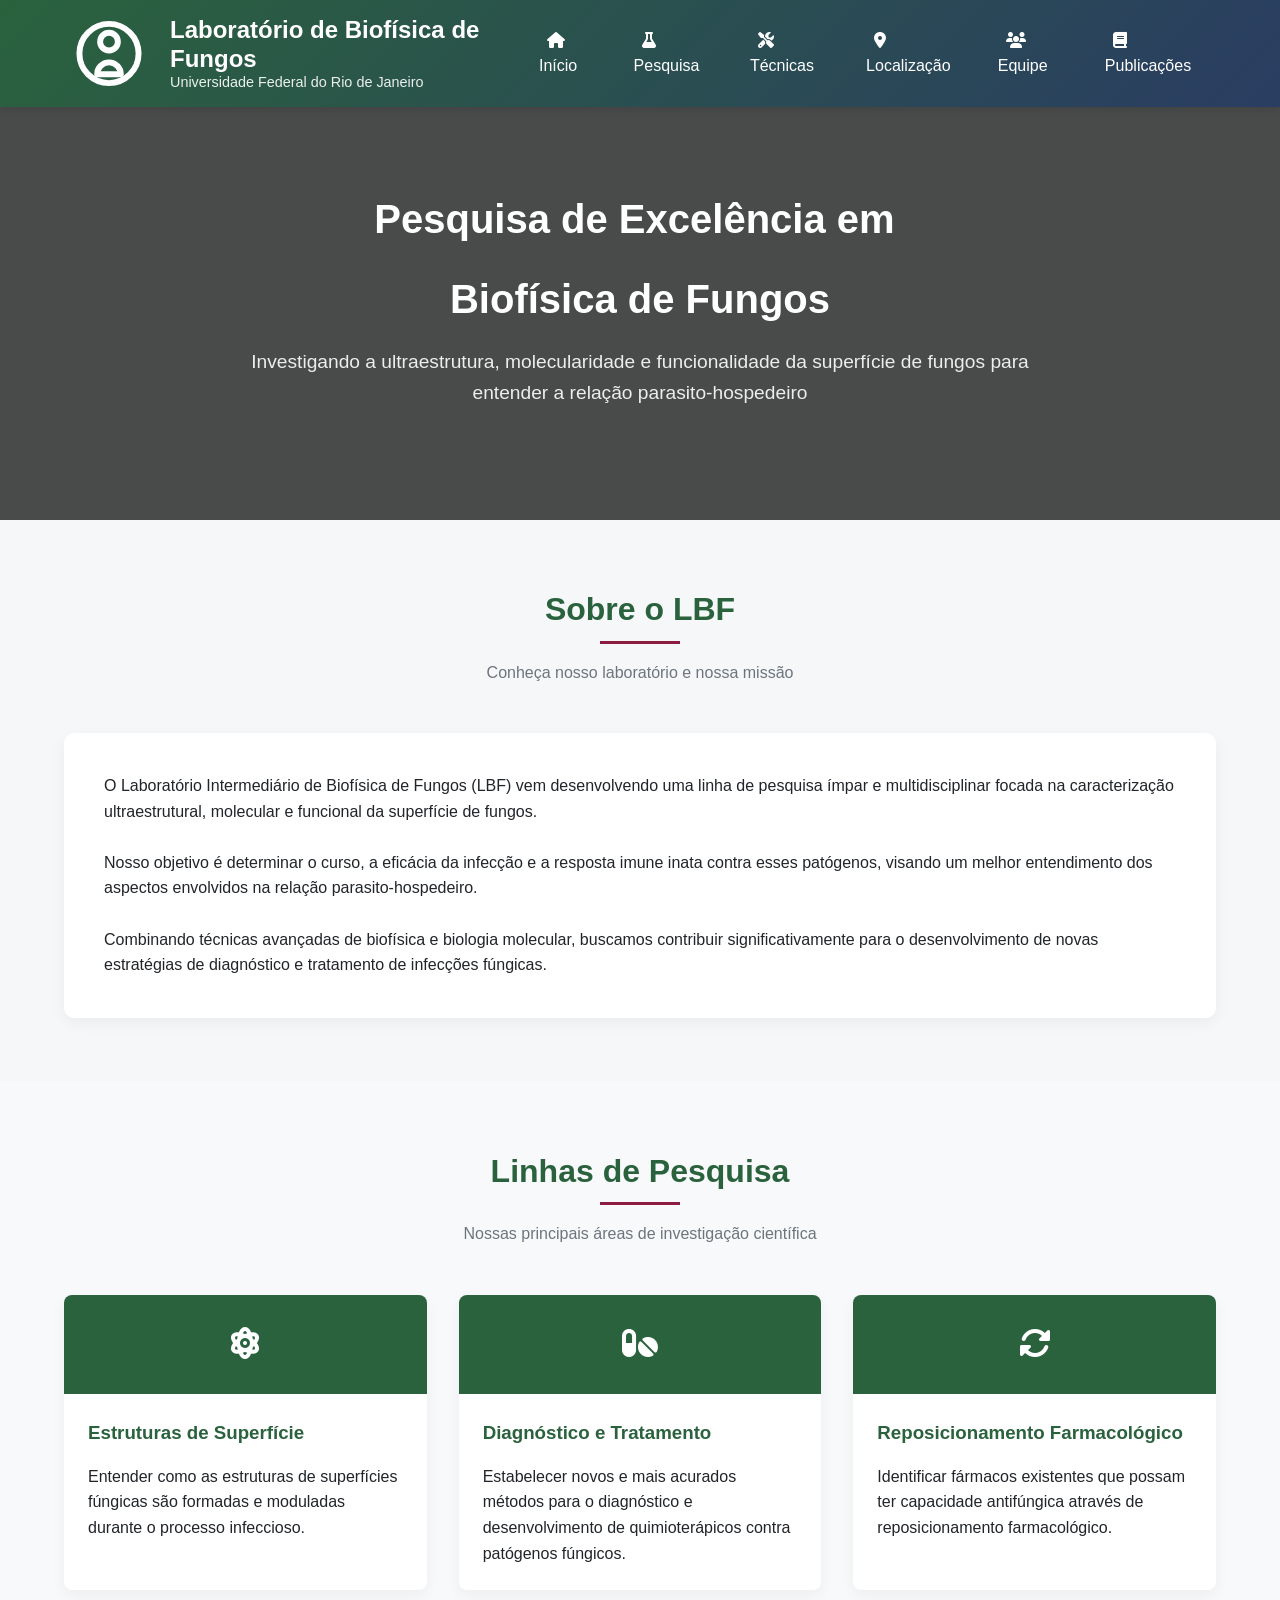
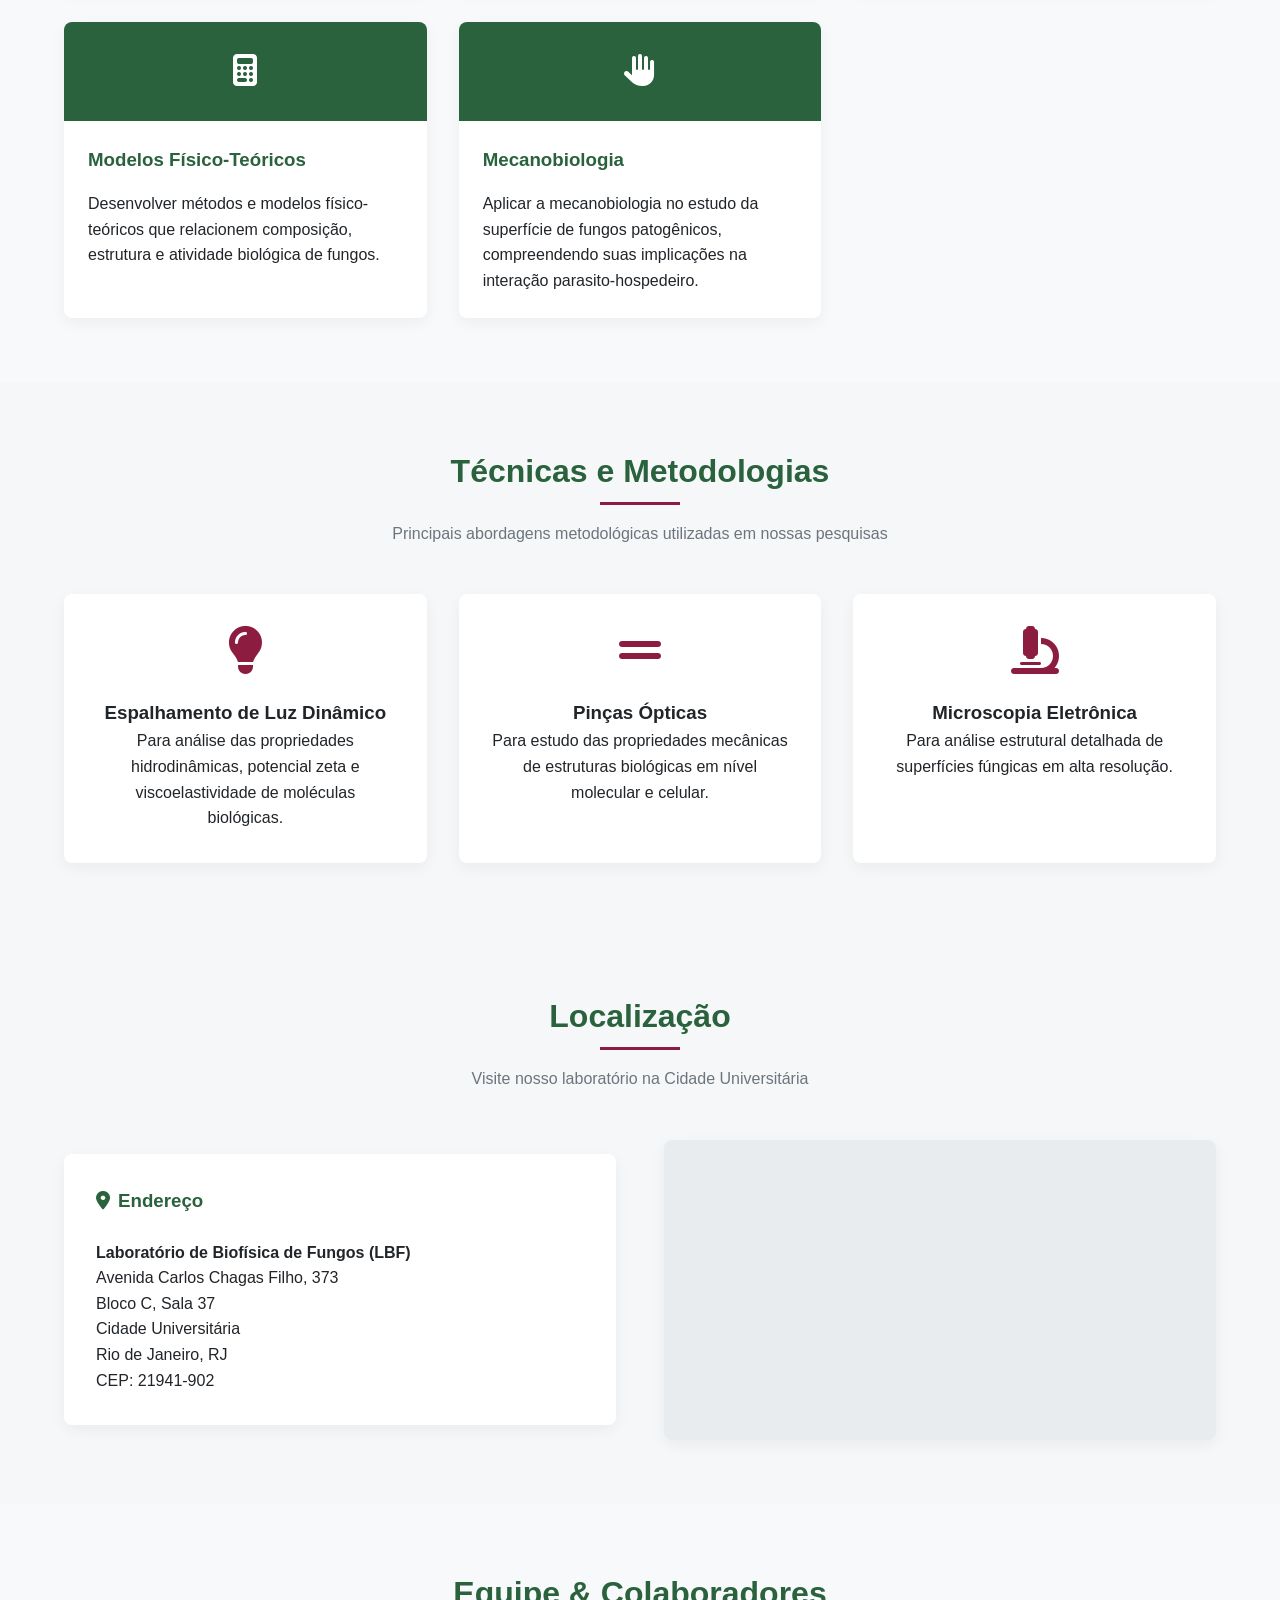
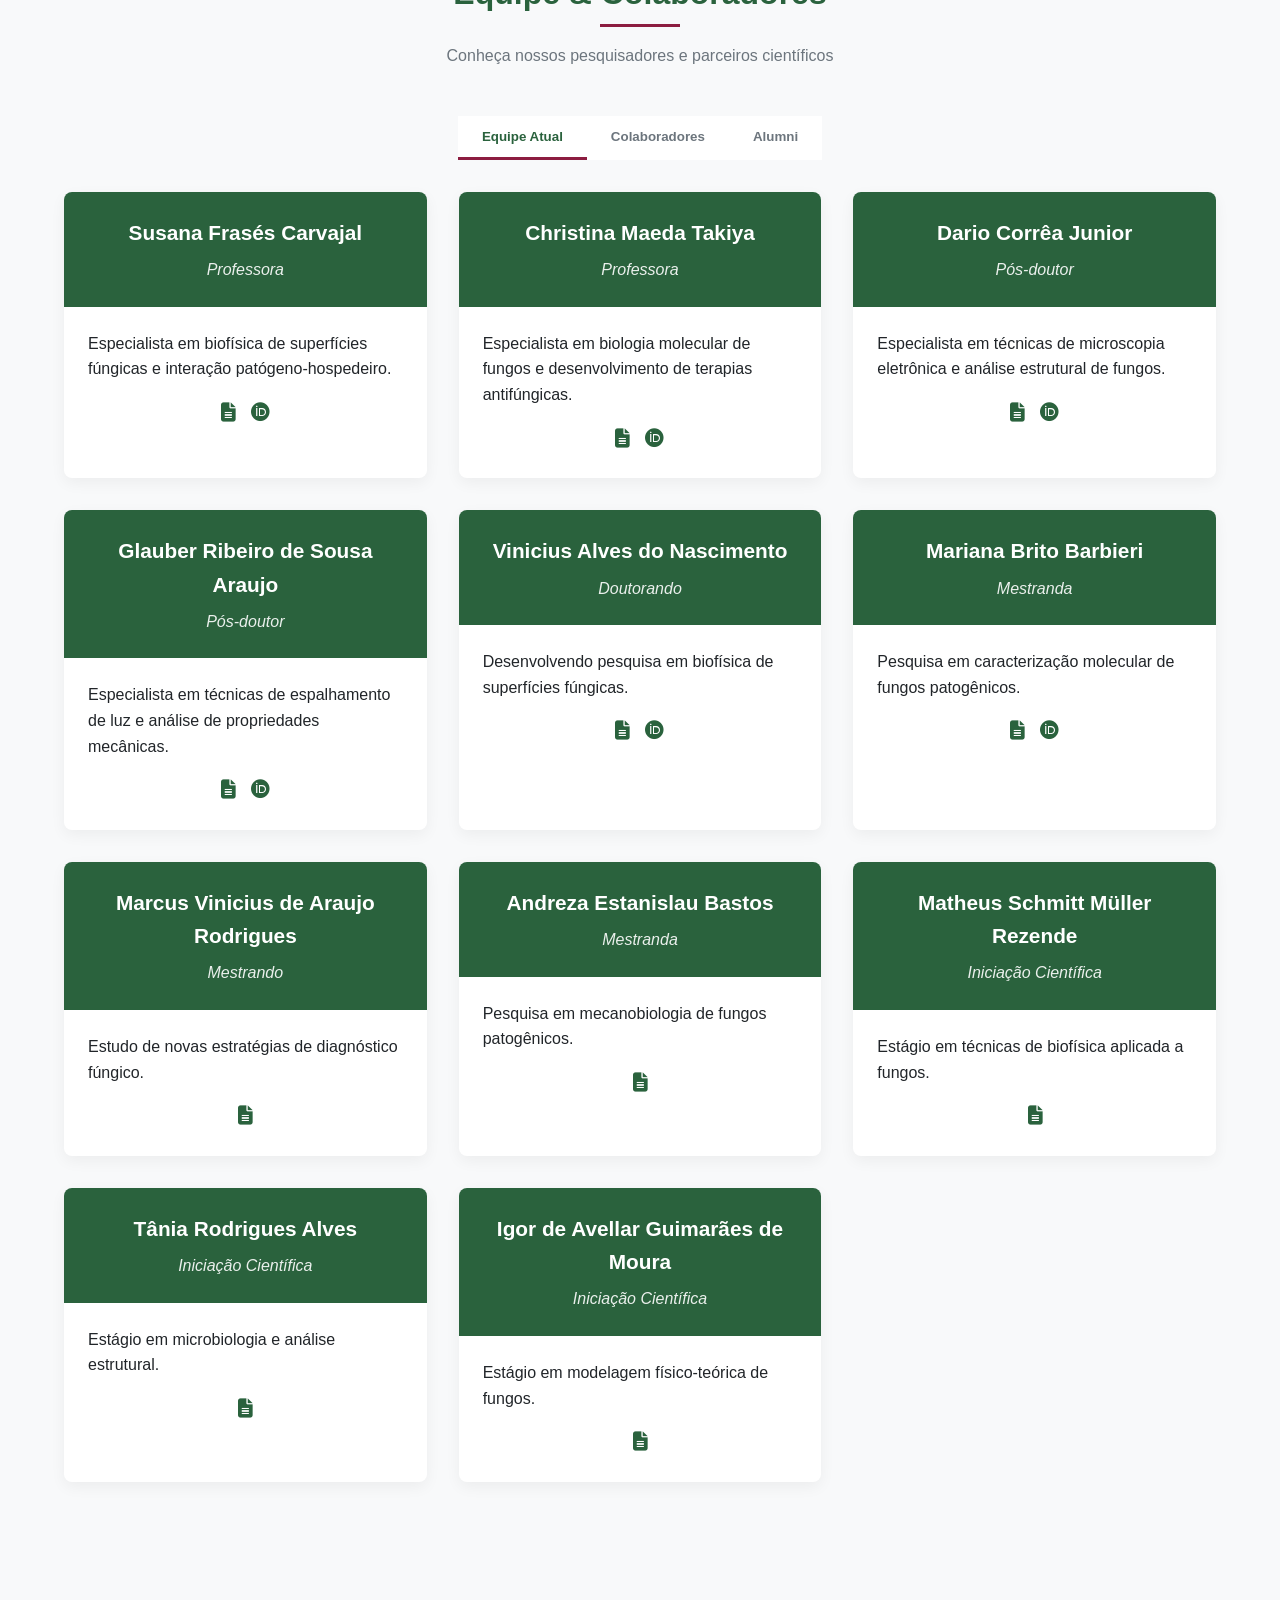
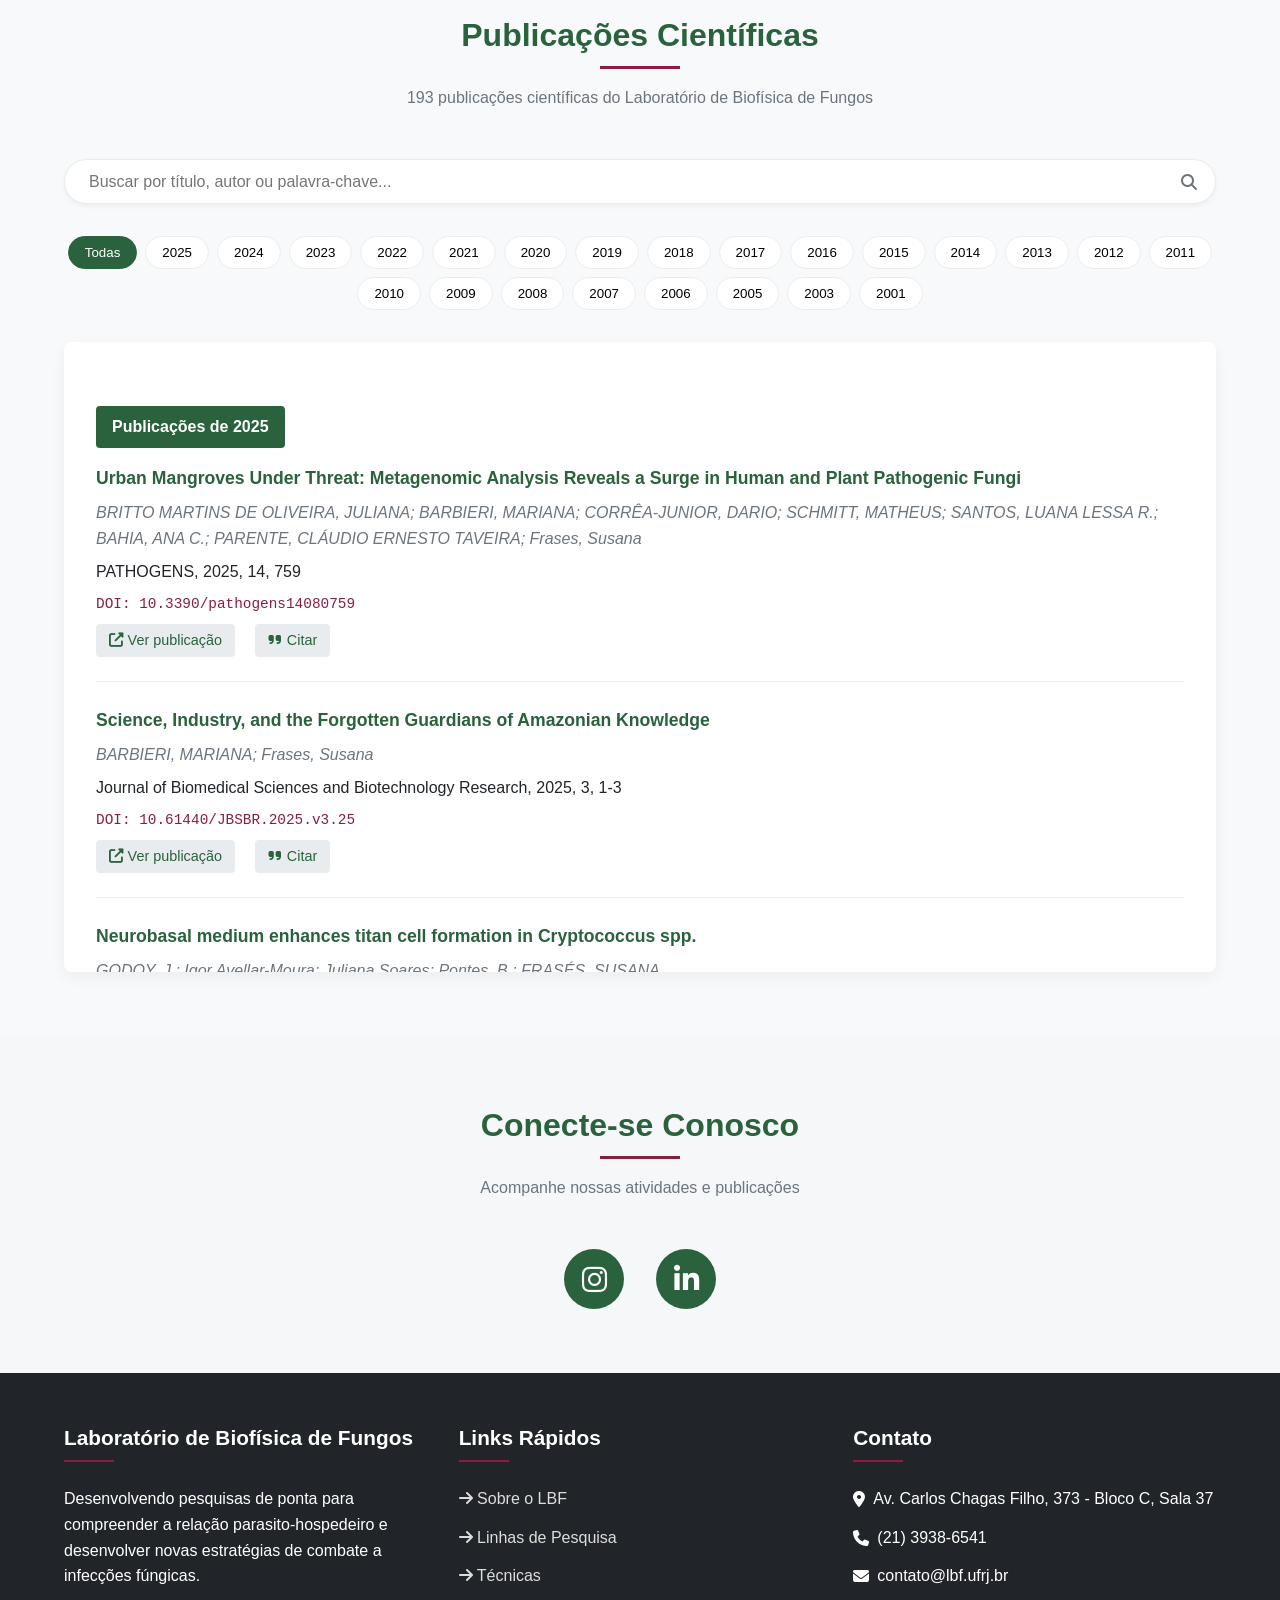
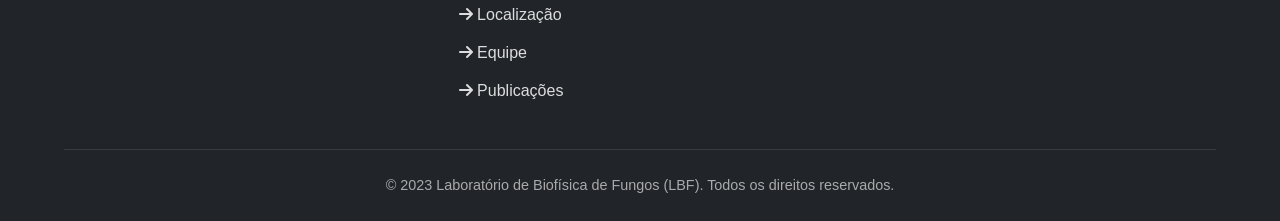
<file: index.html>
<!DOCTYPE html>
<html lang="pt-BR">
<head>
    <meta charset="UTF-8">
    <meta name="viewport" content="width=device-width, initial-scale=1.0">
    <title>Laboratório de Biofísica de Fungos (LBF)</title>
    <link rel="stylesheet" href="https://cdnjs.cloudflare.com/ajax/libs/font-awesome/6.4.0/css/all.min.css">
    <style>
        :root {
            --primary: #2a623d;
            --secondary: #2a3d62;
            --accent: #8c1d40;
            --light: #f8f9fa;
            --dark: #212529;
            --gray: #6c757d;
            --light-gray: #e9ecef;
        }
        
        * {
            margin: 0;
            padding: 0;
            box-sizing: border-box;
            font-family: 'Segoe UI', Tahoma, Geneva, Verdana, sans-serif;
        }
        
        body {
            background-color: #f5f7f9;
            color: var(--dark);
            line-height: 1.6;
        }
        
        .container {
            width: 90%;
            max-width: 1200px;
            margin: 0 auto;
        }
        
        /* Header Styles */
        header {
            background: linear-gradient(135deg, var(--primary) 0%, var(--secondary) 100%);
            color: white;
            padding: 1rem 0;
            box-shadow: 0 2px 10px rgba(0,0,0,0.1);
            position: sticky;
            top: 0;
            z-index: 100;
        }
        
        .header-container {
            display: flex;
            justify-content: space-between;
            align-items: center;
        }
        
        .logo {
            display: flex;
            align-items: center;
            gap: 1rem;
        }
        
        .logo-img {
            height: 70px;
        }
        
        .logo-text {
            line-height: 1.2;
        }
        
        .logo h1 {
            font-size: 1.5rem;
            font-weight: 700;
        }
        
        .logo p {
            font-size: 0.9rem;
            opacity: 0.9;
        }
        
        nav ul {
            display: flex;
            list-style: none;
            gap: 1.5rem;
        }
        
        nav a {
            color: white;
            text-decoration: none;
            font-weight: 500;
            padding: 0.5rem;
            border-radius: 4px;
            transition: background-color 0.3s;
        }
        
        nav a:hover {
            background-color: rgba(255,255,255,0.1);
        }
        
        /* Hero Section */
        .hero {
            background: linear-gradient(rgba(0,0,0,0.7), rgba(0,0,0,0.7)), url('https://images.unsplash.com/photo-1518834107812-67b0b7c58434?q=80&w=1000') center/cover no-repeat;
            color: white;
            padding: 5rem 0;
            text-align: center;
        }
        
        .hero-content {
            max-width: 800px;
            margin: 0 auto;
        }
        
        .hero h2 {
            font-size: 2.5rem;
            margin-bottom: 1rem;
        }
        
        .hero p {
            font-size: 1.2rem;
            margin-bottom: 2rem;
            opacity: 0.9;
        }
        
        /* Section Styles */
        section {
            padding: 4rem 0;
        }
        
        .section-header {
            text-align: center;
            margin-bottom: 3rem;
        }
        
        .section-header h2 {
            font-size: 2rem;
            color: var(--primary);
            position: relative;
            display: inline-block;
            padding-bottom: 0.5rem;
        }
        
        .section-header h2::after {
            content: '';
            position: absolute;
            bottom: 0;
            left: 50%;
            transform: translateX(-50%);
            width: 80px;
            height: 3px;
            background-color: var(--accent);
        }
        
        .section-header p {
            color: var(--gray);
            max-width: 700px;
            margin: 1rem auto 0;
        }
        
        /* About Section */
        .about-content {
            background-color: white;
            border-radius: 10px;
            padding: 2.5rem;
            box-shadow: 0 5px 15px rgba(0,0,0,0.05);
        }
        
        /* Research Lines */
        .research-lines {
            background-color: var(--light);
        }
        
        .cards-container {
            display: grid;
            grid-template-columns: repeat(auto-fill, minmax(300px, 1fr));
            gap: 2rem;
        }
        
        .card {
            background-color: white;
            border-radius: 8px;
            overflow: hidden;
            box-shadow: 0 5px 15px rgba(0,0,0,0.05);
            transition: transform 0.3s, box-shadow 0.3s;
        }
        
        .card:hover {
            transform: translateY(-5px);
            box-shadow: 0 10px 20px rgba(0,0,0,0.1);
        }
        
        .card-icon {
            background-color: var(--primary);
            color: white;
            font-size: 2rem;
            padding: 1.5rem;
            text-align: center;
        }
        
        .card-content {
            padding: 1.5rem;
        }
        
        .card h3 {
            color: var(--primary);
            margin-bottom: 1rem;
        }
        
        /* Techniques */
        .techniques-grid {
            display: grid;
            grid-template-columns: repeat(auto-fill, minmax(300px, 1fr));
            gap: 2rem;
        }
        
        .technique {
            background-color: white;
            border-radius: 8px;
            padding: 2rem;
            box-shadow: 0 5px 15px rgba(0,0,0,0.05);
            text-align: center;
        }
        
        .technique i {
            font-size: 3rem;
            color: var(--accent);
            margin-bottom: 1.5rem;
        }
        
        /* Location */
        .location-content {
            display: grid;
            grid-template-columns: 1fr 1fr;
            gap: 3rem;
            align-items: center;
        }
        
        .address {
            background-color: white;
            padding: 2rem;
            border-radius: 8px;
            box-shadow: 0 5px 15px rgba(0,0,0,0.05);
        }
        
        .address h3 {
            color: var(--primary);
            margin-bottom: 1.5rem;
            display: flex;
            align-items: center;
            gap: 0.5rem;
        }
        
        .map {
            height: 300px;
            background-color: var(--light-gray);
            border-radius: 8px;
            overflow: hidden;
            box-shadow: 0 5px 15px rgba(0,0,0,0.05);
        }
        
        /* Team & Collaborators */
        .team-section {
            background-color: var(--light);
        }
        
        .tabs {
            display: flex;
            justify-content: center;
            margin-bottom: 2rem;
            flex-wrap: wrap;
        }
        
        .tab-btn {
            padding: 0.8rem 1.5rem;
            background-color: white;
            border: none;
            cursor: pointer;
            font-weight: 600;
            color: var(--gray);
            transition: all 0.3s;
            border-bottom: 3px solid transparent;
        }
        
        .tab-btn.active {
            color: var(--primary);
            border-bottom: 3px solid var(--accent);
        }
        
        .tab-btn:hover:not(.active) {
            color: var(--dark);
            background-color: var(--light-gray);
        }
        
        .tab-content {
            display: none;
        }
        
        .tab-content.active {
            display: block;
            animation: fadeIn 0.5s;
        }
        
        @keyframes fadeIn {
            from { opacity: 0; }
            to { opacity: 1; }
        }
        
        .team-container {
            display: grid;
            grid-template-columns: repeat(auto-fill, minmax(280px, 1fr));
            gap: 2rem;
        }
        
        .team-member {
            background-color: white;
            border-radius: 8px;
            overflow: hidden;
            box-shadow: 0 5px 15px rgba(0,0,0,0.05);
        }
        
        .member-header {
            background-color: var(--primary);
            color: white;
            padding: 1.5rem;
            text-align: center;
        }
        
        .member-header h3 {
            font-size: 1.3rem;
            margin-bottom: 0.5rem;
        }
        
        .member-header p {
            font-style: italic;
            opacity: 0.9;
        }
        
        .member-content {
            padding: 1.5rem;
        }
        
        .member-links {
            display: flex;
            justify-content: center;
            gap: 1rem;
            margin-top: 1rem;
        }
        
        .member-links a {
            color: var(--primary);
            font-size: 1.2rem;
            transition: color 0.3s;
        }
        
        .member-links a:hover {
            color: var(--accent);
        }
        
        /* Publications Page */
        .publications-page {
            background-color: var(--light);
        }
        
        .publications-container {
            max-height: 70vh;
            overflow-y: auto;
            background-color: white;
            border-radius: 8px;
            padding: 2rem;
            box-shadow: 0 5px 15px rgba(0,0,0,0.05);
        }
        
        .publication-item {
            margin-bottom: 1.5rem;
            padding-bottom: 1.5rem;
            border-bottom: 1px solid var(--light-gray);
        }
        
        .publication-item:last-child {
            margin-bottom: 0;
            padding-bottom: 0;
            border-bottom: none;
        }
        
        .publication-item h3 {
            color: var(--primary);
            margin-bottom: 0.5rem;
            font-weight: 600;
            font-size: 1.1rem;
        }
        
        .publication-item .authors {
            font-style: italic;
            color: var(--gray);
            margin-bottom: 0.5rem;
        }
        
        .publication-item .journal {
            font-weight: 500;
            margin-bottom: 0.5rem;
            color: var(--dark);
        }
        
        .publication-item .doi {
            font-family: monospace;
            font-size: 0.9rem;
            color: var(--accent);
            margin-bottom: 0.5rem;
            word-break: break-all;
        }
        
        .publication-item .links a {
            color: var(--primary);
            text-decoration: none;
            margin-right: 1rem;
            font-size: 0.9rem;
            display: inline-flex;
            align-items: center;
            gap: 0.3rem;
            padding: 0.3rem 0.8rem;
            background-color: var(--light-gray);
            border-radius: 4px;
            transition: all 0.3s;
        }
        
        .publication-item .links a:hover {
            background-color: var(--primary);
            color: white;
            text-decoration: none;
        }
        
        .year-header {
            background-color: var(--primary);
            color: white;
            padding: 0.5rem 1rem;
            border-radius: 4px;
            margin: 2rem 0 1rem;
            display: inline-block;
            font-weight: bold;
        }
        
        .search-container {
            margin-bottom: 2rem;
            position: relative;
        }
        
        .search-container input {
            width: 100%;
            padding: 0.8rem 1.5rem;
            border-radius: 30px;
            border: 1px solid var(--light-gray);
            font-size: 1rem;
            box-shadow: 0 2px 5px rgba(0,0,0,0.05);
        }
        
        .search-container i {
            position: absolute;
            right: 1.2rem;
            top: 50%;
            transform: translateY(-50%);
            color: var(--gray);
        }
        
        .year-filter {
            display: flex;
            justify-content: center;
            flex-wrap: wrap;
            gap: 0.5rem;
            margin-bottom: 2rem;
        }
        
        .year-btn {
            padding: 0.5rem 1rem;
            background-color: white;
            border: 1px solid var(--light-gray);
            border-radius: 30px;
            cursor: pointer;
            transition: all 0.3s;
        }
        
        .year-btn:hover, .year-btn.active {
            background-color: var(--primary);
            color: white;
            border-color: var(--primary);
        }
        
        .no-results {
            text-align: center;
            padding: 2rem;
            color: var(--gray);
            font-style: italic;
        }
        
        /* Alumni */
        .alumni-grid {
            display: grid;
            grid-template-columns: repeat(auto-fill, minmax(250px, 1fr));
            gap: 1.5rem;
        }
        
        .alumni-card {
            background-color: white;
            border-radius: 8px;
            padding: 1.5rem;
            box-shadow: 0 5px 15px rgba(0,0,0,0.05);
            text-align: center;
            transition: transform 0.3s;
        }
        
        .alumni-card:hover {
            transform: translateY(-5px);
        }
        
        .alumni-card .initials {
            display: inline-block;
            width: 100px;
            height: 100px;
            border-radius: 50%;
            background-color: var(--primary);
            color: white;
            font-size: 2.5rem;
            line-height: 100px;
            margin: 0 auto 1rem;
            font-weight: bold;
        }
        
        .alumni-card h3 {
            color: var(--primary);
            margin-bottom: 0.3rem;
            font-size: 1.2rem;
        }
        
        /* Social Media */
        .social-media {
            text-align: center;
        }
        
        .social-icons {
            display: flex;
            justify-content: center;
            gap: 2rem;
            margin-top: 2rem;
        }
        
        .social-icon {
            display: inline-flex;
            align-items: center;
            justify-content: center;
            width: 60px;
            height: 60px;
            background-color: var(--primary);
            color: white;
            border-radius: 50%;
            font-size: 1.8rem;
            text-decoration: none;
            transition: transform 0.3s, background-color 0.3s;
        }
        
        .social-icon:hover {
            transform: translateY(-5px);
            background-color: var(--accent);
        }
        
        /* Footer */
        footer {
            background-color: var(--dark);
            color: white;
            padding: 3rem 0 1.5rem;
        }
        
        .footer-content {
            display: grid;
            grid-template-columns: repeat(auto-fit, minmax(250px, 1fr));
            gap: 2rem;
            margin-bottom: 2rem;
        }
        
        .footer-section h3 {
            font-size: 1.3rem;
            margin-bottom: 1.5rem;
            position: relative;
            padding-bottom: 0.5rem;
        }
        
        .footer-section h3::after {
            content: '';
            position: absolute;
            bottom: 0;
            left: 0;
            width: 50px;
            height: 2px;
            background-color: var(--accent);
        }
        
        .footer-links {
            list-style: none;
        }
        
        .footer-links li {
            margin-bottom: 0.8rem;
            display: flex;
            align-items: center;
            gap: 0.5rem;
        }
        
        .footer-links a {
            color: #ddd;
            text-decoration: none;
            transition: color 0.3s;
        }
        
        .footer-links a:hover {
            color: white;
        }
        
        .copyright {
            text-align: center;
            padding-top: 1.5rem;
            border-top: 1px solid rgba(255,255,255,0.1);
            color: #aaa;
            font-size: 0.9rem;
        }
        
        /* Responsive Design */
        @media (max-width: 768px) {
            .header-container {
                flex-direction: column;
                gap: 1rem;
            }
            
            nav ul {
                flex-wrap: wrap;
                justify-content: center;
                gap: 0.5rem;
            }
            
            .location-content {
                grid-template-columns: 1fr;
            }
            
            .hero h2 {
                font-size: 2rem;
            }
            
            .hero p {
                font-size: 1rem;
            }
            
            .logo h1 {
                font-size: 1.3rem;
            }
            
            .logo-img {
                height: 60px;
            }
        }
    </style>
</head>
<body>
    <!-- Header -->
    <header>
        <div class="container header-container">
            <div class="logo">
                <div class="logo-img">
                    <img src="[data-uri]" alt="Logo LBF">
                </div>
                <div class="logo-text">
                    <h1>Laboratório de Biofísica de Fungos</h1>
                    <p>Universidade Federal do Rio de Janeiro</p>
                </div>
            </div>
            <nav>
                <ul>
                    <li><a href="#about"><i class="fas fa-home"></i> Início</a></li>
                    <li><a href="#research"><i class="fas fa-flask"></i> Pesquisa</a></li>
                    <li><a href="#techniques"><i class="fas fa-tools"></i> Técnicas</a></li>
                    <li><a href="#location"><i class="fas fa-map-marker-alt"></i> Localização</a></li>
                    <li><a href="#team"><i class="fas fa-users"></i> Equipe</a></li>
                    <li><a href="#publications-page"><i class="fas fa-book"></i> Publicações</a></li>
                </ul>
            </nav>
        </div>
    </header>

    <!-- Hero Section -->
    <section class="hero">
        <div class="container hero-content">
            <h2>Pesquisa de Excelência em&nbsp;</h2>
            <h2>Biofísica de Fungos</h2>
            <p>Investigando a ultraestrutura, molecularidade e funcionalidade da superfície de fungos para entender a relação parasito-hospedeiro</p>
        </div>
    </section>

    <!-- About Section -->
    <section id="about" class="about">
        <div class="container">
            <div class="section-header">
                <h2>Sobre o LBF</h2>
                <p>Conheça nosso laboratório e nossa missão</p>
            </div>
            <div class="about-content">
                <p>O Laboratório Intermediário de Biofísica de Fungos (LBF) vem desenvolvendo uma linha de pesquisa ímpar e multidisciplinar focada na caracterização ultraestrutural, molecular e funcional da superfície de fungos.</p>
                <br>
                <p>Nosso objetivo é determinar o curso, a eficácia da infecção e a resposta imune inata contra esses patógenos, visando um melhor entendimento dos aspectos envolvidos na relação parasito-hospedeiro.</p>
                <br>
                <p>Combinando técnicas avançadas de biofísica e biologia molecular, buscamos contribuir significativamente para o desenvolvimento de novas estratégias de diagnóstico e tratamento de infecções fúngicas.</p>
            </div>
        </div>
    </section>

    <!-- Research Lines -->
    <section id="research" class="research-lines">
        <div class="container">
            <div class="section-header">
                <h2>Linhas de Pesquisa</h2>
                <p>Nossas principais áreas de investigação científica</p>
            </div>
            <div class="cards-container">
                <div class="card">
                    <div class="card-icon">
                        <i class="fas fa-atom"></i>
                    </div>
                    <div class="card-content">
                        <h3>Estruturas de Superfície</h3>
                        <p>Entender como as estruturas de superfícies fúngicas são formadas e moduladas durante o processo infeccioso.</p>
                    </div>
                </div>
                
                <div class="card">
                    <div class="card-icon">
                        <i class="fas fa-pills"></i>
                    </div>
                    <div class="card-content">
                        <h3>Diagnóstico e Tratamento</h3>
                        <p>Estabelecer novos e mais acurados métodos para o diagnóstico e desenvolvimento de quimioterápicos contra patógenos fúngicos.</p>
                    </div>
                </div>
                
                <div class="card">
                    <div class="card-icon">
                        <i class="fas fa-sync-alt"></i>
                    </div>
                    <div class="card-content">
                        <h3>Reposicionamento Farmacológico</h3>
                        <p>Identificar fármacos existentes que possam ter capacidade antifúngica através de reposicionamento farmacológico.</p>
                    </div>
                </div>
                
                <div class="card">
                    <div class="card-icon">
                        <i class="fas fa-calculator"></i>
                    </div>
                    <div class="card-content">
                        <h3>Modelos Físico-Teóricos</h3>
                        <p>Desenvolver métodos e modelos físico-teóricos que relacionem composição, estrutura e atividade biológica de fungos.</p>
                    </div>
                </div>
                
                <div class="card">
                    <div class="card-icon">
                        <i class="fas fa-hand-paper"></i>
                    </div>
                    <div class="card-content">
                        <h3>Mecanobiologia</h3>
                        <p>Aplicar a mecanobiologia no estudo da superfície de fungos patogênicos, compreendendo suas implicações na interação parasito-hospedeiro.</p>
                    </div>
                </div>
            </div>
        </div>
    </section>

    <!-- Techniques -->
    <section id="techniques" class="techniques">
        <div class="container">
            <div class="section-header">
                <h2>Técnicas e Metodologias</h2>
                <p>Principais abordagens metodológicas utilizadas em nossas pesquisas</p>
            </div>
            <div class="techniques-grid">
                <div class="technique">
                    <i class="fas fa-lightbulb"></i>
                    <h3>Espalhamento de Luz Dinâmico</h3>
                    <p>Para análise das propriedades hidrodinâmicas, potencial zeta e viscoelastividade de moléculas biológicas.</p>
                </div>
                
                <div class="technique">
                    <i class="fas fa-grip-lines"></i>
                    <h3>Pinças Ópticas</h3>
                    <p>Para estudo das propriedades mecânicas de estruturas biológicas em nível molecular e celular.</p>
                </div>
                
                <div class="technique">
                    <i class="fas fa-microscope"></i>
                    <h3>Microscopia Eletrônica</h3>
                    <p>Para análise estrutural detalhada de superfícies fúngicas em alta resolução.</p>
                </div>
            </div>
        </div>
    </section>

    <!-- Location -->
    <section id="location" class="location">
        <div class="container">
            <div class="section-header">
                <h2>Localização</h2>
                <p>Visite nosso laboratório na Cidade Universitária</p>
            </div>
            <div class="location-content">
                <div class="address">
                    <h3><i class="fas fa-map-marker-alt"></i> Endereço</h3>
                    <p><strong>Laboratório de Biofísica de Fungos (LBF)</strong></p>
                    <p>Avenida Carlos Chagas Filho, 373</p>
                    <p>Bloco C, Sala 37</p>
                    <p>Cidade Universitária</p>
                    <p>Rio de Janeiro, RJ</p>
                    <p>CEP: 21941-902</p>
                </div>
                <div class="map">
                    <iframe src="https://www.google.com/maps/embed?pb=!1m18!1m12!1m3!1d3673.954685957067!2d-43.23246662544184!3d-22.95702804144365!2m3!1f0!2f0!3f0!3m2!1i1024!2i768!4f13.1!3m3!1m2!1s0x9bd5a8e4f9c1e9%3A0x4e10e1d3a8d74c3!2sAv.%20Carlos%20Chagas%20Filho%2C%20373%20-%20Cidade%20Universit%C3%A1ria%2C%20Rio%20de%20Janeiro%20-%20RJ%2C%2021941-902!5e0!3m2!1spt-BR!2sbr!4v1715439996682!5m2!1spt-BR!2sbr" width="100%" height="100%" style="border:0;" allowfullscreen="" loading="lazy" referrerpolicy="no-referrer-when-downgrade"></iframe>
                </div>
            </div>
        </div>
    </section>

    <!-- Team & Collaborators -->
    <section id="team" class="team-section">
        <div class="container">
            <div class="section-header">
                <h2>Equipe & Colaboradores</h2>
                <p>Conheça nossos pesquisadores e parceiros científicos</p>
            </div>
            
            <div class="tabs">
                <button class="tab-btn active" data-tab="current-team">Equipe Atual</button>
                <button class="tab-btn" data-tab="collaborators">Colaboradores</button>
                <button class="tab-btn" data-tab="alumni">Alumni</button>
            </div>
            
            <!-- Current Team -->
            <div id="current-team" class="tab-content active">
                <div class="team-container">
                    <!-- Professores -->
                    <div class="team-member">
                        <div class="member-header">
                            <h3>Susana Frasés Carvajal</h3>
                            <p>Professora</p>
                        </div>
                        <div class="member-content">
                            <p>Especialista em biofísica de superfícies fúngicas e interação patógeno-hospedeiro.</p>
                            <div class="member-links">
                                <a href="http://lattes.cnpq.br/2411558438385429" title="Currículo Lattes"><i class="fas fa-file-alt"></i></a>
                                <a href="https://orcid.org/0000-0001-5875-9886" title="ORCID"><i class="fab fa-orcid"></i></a>
                            </div>
                        </div>
                    </div>
                    
                    <div class="team-member">
                        <div class="member-header">
                            <h3>Christina Maeda Takiya</h3>
                            <p>Professora</p>
                        </div>
                        <div class="member-content">
                            <p>Especialista em biologia molecular de fungos e desenvolvimento de terapias antifúngicas.</p>
                            <div class="member-links">
                                <a href="http://lattes.cnpq.br/1606566838418875" title="Currículo Lattes"><i class="fas fa-file-alt"></i></a>
                                <a href="https://orcid.org/0000-0002-8019-628X" title="ORCID"><i class="fab fa-orcid"></i></a>
                            </div>
                        </div>
                    </div>
                    
                    <!-- Pós-doutores -->
                    <div class="team-member">
                        <div class="member-header">
                            <h3>Dario Corrêa Junior</h3>
                            <p>Pós-doutor</p>
                        </div>
                        <div class="member-content">
                            <p>Especialista em técnicas de microscopia eletrônica e análise estrutural de fungos.</p>
                            <div class="member-links">
                                <a href="http://lattes.cnpq.br/2857080301590305" title="Currículo Lattes"><i class="fas fa-file-alt"></i></a>
                                <a href="https://orcid.org/0000-0003-2821-4978" title="ORCID"><i class="fab fa-orcid"></i></a>
                            </div>
                        </div>
                    </div>
                    
                    <div class="team-member">
                        <div class="member-header">
                            <h3>Glauber Ribeiro de Sousa Araujo</h3>
                            <p>Pós-doutor</p>
                        </div>
                        <div class="member-content">
                            <p>Especialista em técnicas de espalhamento de luz e análise de propriedades mecânicas.</p>
                            <div class="member-links">
                                <a href="http://lattes.cnpq.br/8718259166854318" title="Currículo Lattes"><i class="fas fa-file-alt"></i></a>
                                <a href="https://orcid.org/0000-0002-5478-9006" title="ORCID"><i class="fab fa-orcid"></i></a>
                            </div>
                        </div>
                    </div>
                    
                    <!-- Doutorandos -->
                    <div class="team-member">
                        <div class="member-header">
                            <h3>Vinicius Alves do Nascimento</h3>
                            <p>Doutorando</p>
                        </div>
                        <div class="member-content">
                            <p>Desenvolvendo pesquisa em biofísica de superfícies fúngicas.</p>
                            <div class="member-links">
                                <a href="http://lattes.cnpq.br/4366571703477587" title="Currículo Lattes"><i class="fas fa-file-alt"></i></a>
                                <a href="https://orcid.org/0000-0002-8541-3183" title="ORCID"><i class="fab fa-orcid"></i></a>
                            </div>
                        </div>
                    </div>
                    
                    <!-- Mestrandos -->
                    <div class="team-member">
                        <div class="member-header">
                            <h3>Mariana Brito Barbieri</h3>
                            <p>Mestranda</p>
                        </div>
                        <div class="member-content">
                            <p>Pesquisa em caracterização molecular de fungos patogênicos.</p>
                            <div class="member-links">
                                <a href="http://lattes.cnpq.br/1866435864910830" title="Currículo Lattes"><i class="fas fa-file-alt"></i></a>
                                <a href="https://orcid.org/0009-0007-3571-554X" title="ORCID"><i class="fab fa-orcid"></i></a>
                            </div>
                        </div>
                    </div>
                    
                    <div class="team-member">
                        <div class="member-header">
                            <h3>Marcus Vinicius de Araujo Rodrigues</h3>
                            <p>Mestrando</p>
                        </div>
                        <div class="member-content">
                            <p>Estudo de novas estratégias de diagnóstico fúngico.</p>
                            <div class="member-links">
                                <a href="http://lattes.cnpq.br/1941576963057313" title="Currículo Lattes"><i class="fas fa-file-alt"></i></a>
                            </div>
                        </div>
                    </div>
                    
                    <div class="team-member">
                        <div class="member-header">
                            <h3>Andreza Estanislau Bastos</h3>
                            <p>Mestranda</p>
                        </div>
                        <div class="member-content">
                            <p>Pesquisa em mecanobiologia de fungos patogênicos.</p>
                            <div class="member-links">
                                <a href="http://lattes.cnpq.br/5093220289791108" title="Currículo Lattes"><i class="fas fa-file-alt"></i></a>
                            </div>
                        </div>
                    </div>
                    
                    <!-- Iniciação Científica -->
                    <div class="team-member">
                        <div class="member-header">
                            <h3>Matheus Schmitt Müller Rezende</h3>
                            <p>Iniciação Científica</p>
                        </div>
                        <div class="member-content">
                            <p>Estágio em técnicas de biofísica aplicada a fungos.</p>
                            <div class="member-links">
                                <a href="http://lattes.cnpq.br/4690771575216169" title="Currículo Lattes"><i class="fas fa-file-alt"></i></a>
                            </div>
                        </div>
                    </div>
                    
                    <div class="team-member">
                        <div class="member-header">
                            <h3>Tânia Rodrigues Alves</h3>
                            <p>Iniciação Científica</p>
                        </div>
                        <div class="member-content">
                            <p>Estágio em microbiologia e análise estrutural.</p>
                            <div class="member-links">
                                <a href="http://lattes.cnpq.br/9962424619775915" title="Currículo Lattes"><i class="fas fa-file-alt"></i></a>
                            </div>
                        </div>
                    </div>
                    
                    <div class="team-member">
                        <div class="member-header">
                            <h3>Igor de Avellar Guimarães de Moura</h3>
                            <p>Iniciação Científica</p>
                        </div>
                        <div class="member-content">
                            <p>Estágio em modelagem físico-teórica de fungos.</p>
                            <div class="member-links">
                                <a href="http://lattes.cnpq.br/9823397099971684" title="Currículo Lattes"><i class="fas fa-file-alt"></i></a>
                            </div>
                        </div>
                    </div>
                </div>
            </div>
            
            <!-- Collaborators -->
            <div id="collaborators" class="tab-content">
                <div class="team-container">
                    <div class="team-member">
                        <div class="member-header">
                            <h3>Rodrigo Almeida-Paes</h3>
                            <p>Fiocruz</p>
                        </div>
                        <div class="member-content">
                            <p>Especialista em micologia médica e diagnóstico de infecções fúngicas.</p>
                            <div class="member-links">
                                <a href="http://lattes.cnpq.br/1957533227438578" title="Currículo Lattes"><i class="fas fa-file-alt"></i></a>
                                <a href="https://orcid.org/0000-0003-0510-0840" title="ORCID"><i class="fab fa-orcid"></i></a>
                            </div>
                        </div>
                    </div>
                    
                    <div class="team-member">
                        <div class="member-header">
                            <h3>Arturo Casadevall</h3>
                            <p>Johns Hopkins University</p>
                        </div>
                        <div class="member-content">
                            <p>Especialista em imunologia de fungos e desenvolvimento de vacinas.</p>
                            <div class="member-links">
                                <a href="https://publichealth.jhu.edu/faculty/86/arturo-casadevall" title="Perfil"><i class="fas fa-globe"></i></a>
                                <a href="https://orcid.org/0000-0002-2605-6388" title="ORCID"><i class="fab fa-orcid"></i></a>
                            </div>
                        </div>
                    </div>
                    
                    <div class="team-member">
                        <div class="member-header">
                            <h3>Marcio L. Rodrigues</h3>
                            <p>Fiocruz</p>
                        </div>
                        <div class="member-content">
                            <p>Especialista em biologia de fungos patogênicos e vesículas extracelulares.</p>
                            <div class="member-links">
                                <a href="http://lattes.cnpq.br/0446564025725071" title="Currículo Lattes"><i class="fas fa-file-alt"></i></a>
                                <a href="https://orcid.org/0000-0001-9380-6811" title="ORCID"><i class="fab fa-orcid"></i></a>
                            </div>
                        </div>
                    </div>
                </div>
            </div>
            
            <!-- Alumni -->
            <div id="alumni" class="tab-content">
                <div class="alumni-grid">
                    <div class="alumni-card">
                        <div class="initials">BA</div>
                        <h3>Bruna Arcoverde</h3>
                    </div>
                    
                    <div class="alumni-card">
                        <div class="initials">BM</div>
                        <h3>Bruna de Araújo Miranda</h3>
                    </div>
                    
                    <div class="alumni-card">
                        <div class="initials">CN</div>
                        <h3>Caroline Muiler Barbosa Nogueira</h3>
                    </div>
                    
                    <div class="alumni-card">
                        <div class="initials">DC</div>
                        <h3>Daniel Da Fonseca Costa Campelo</h3>
                    </div>
                    
                    <div class="alumni-card">
                        <div class="initials">GP</div>
                        <h3>Guilherme Luiz Pinheiro</h3>
                    </div>
                    
                    <div class="alumni-card">
                        <div class="initials">GM</div>
                        <h3>Gustavo Dornelles Machado</h3>
                    </div>
                    
                    <div class="alumni-card">
                        <div class="initials">IA</div>
                        <h3>Iara Bastos de Andrade</h3>
                    </div>
                    
                    <div class="alumni-card">
                        <div class="initials">JS</div>
                        <h3>Julia R S Salles</h3>
                    </div>
                    
                    <div class="alumni-card">
                        <div class="initials">KP</div>
                        <h3>Karini Castro Passos</h3>
                    </div>
                    
                    <div class="alumni-card">
                        <div class="initials">LG</div>
                        <h3>Luiza Giglio Pereira</h3>
                    </div>
                    
                    <div class="alumni-card">
                        <div class="initials">MR</div>
                        <h3>Mariana Lucy Mesquita Ramos</h3>
                    </div>
                    
                    <div class="alumni-card">
                        <div class="initials">PS</div>
                        <h3>Pedro Henrique Martins de Souza</h3>
                    </div>
                    
                    <div class="alumni-card">
                        <div class="initials">RC</div>
                        <h3>Raquel Ferreira Da Costa Corrêa</h3>
                    </div>
                    
                    <div class="alumni-card">
                        <div class="initials">RC</div>
                        <h3>Raquel Soares Da Cunha</h3>
                    </div>
                    
                    <div class="alumni-card">
                        <div class="initials">VR</div>
                        <h3>Victor Rodrigues</h3>
                    </div>
                    
                    <div class="alumni-card">
                        <div class="initials">VC</div>
                        <h3>Vinicius Crahim</h3>
                    </div>
                </div>
            </div>
        </div>
    </section>

    <!-- Publications Page -->
    <section id="publications-page" class="publications-page">
        <div class="container">
            <div class="section-header">
                <h2>Publicações Científicas</h2>
                <p>193 publicações científicas do Laboratório de Biofísica de Fungos</p>
            </div>
            
            <div class="search-container">
                <input type="text" id="search-input" placeholder="Buscar por título, autor ou palavra-chave...">
                <i class="fas fa-search"></i>
            </div>
            
            <div class="year-filter" id="year-filter-container">
                <!-- Year buttons will be dynamically generated here -->
            </div>
            
            <div class="publications-container">
                <!-- Publications will be dynamically inserted here -->
            </div>
        </div>
    </section>

    <!-- Social Media -->
    <section class="social-media">
        <div class="container">
            <div class="section-header">
                <h2>Conecte-se Conosco</h2>
                <p>Acompanhe nossas atividades e publicações</p>
            </div>
            <div class="social-icons">
                <a href="https://www.instagram.com/labiofun?igsh=M2lwenZkMWkzNW5i" class="social-icon" target="_blank">
                    <i class="fab fa-instagram"></i>
                </a>
                <a href="https://www.linkedin.com/company/laborat%C3%B3rio-de-biof%C3%ADsica-de-fungos/" class="social-icon" target="_blank">
                    <i class="fab fa-linkedin-in"></i>
                </a>
            </div>
        </div>
    </section>

    <!-- Footer -->
    <footer>
        <div class="container">
            <div class="footer-content">
                <div class="footer-section">
                    <h3>Laboratório de Biofísica de Fungos</h3>
                    <p>Desenvolvendo pesquisas de ponta para compreender a relação parasito-hospedeiro e desenvolver novas estratégias de combate a infecções fúngicas.</p>
                </div>
                
                <div class="footer-section">
                    <h3>Links Rápidos</h3>
                    <ul class="footer-links">
                        <li><a href="#about"><i class="fas fa-arrow-right"></i> Sobre o LBF</a></li>
                        <li><a href="#research"><i class="fas fa-arrow-right"></i> Linhas de Pesquisa</a></li>
                        <li><a href="#techniques"><i class="fas fa-arrow-right"></i> Técnicas</a></li>
                        <li><a href="#location"><i class="fas fa-arrow-right"></i> Localização</a></li>
                        <li><a href="#team"><i class="fas fa-arrow-right"></i> Equipe</a></li>
                        <li><a href="#publications-page"><i class="fas fa-arrow-right"></i> Publicações</a></li>
                    </ul>
                </div>
                
                <div class="footer-section">
                    <h3>Contato</h3>
                    <ul class="footer-links">
                        <li><i class="fas fa-map-marker-alt"></i> Av. Carlos Chagas Filho, 373 - Bloco C, Sala 37</li>
                        <li><i class="fas fa-phone"></i> (21) 3938-6541</li>
                        <li><i class="fas fa-envelope"></i> contato@lbf.ufrj.br</li>
                    </ul>
                </div>
            </div>
            
            <div class="copyright">
                <p>&copy; 2023 Laboratório de Biofísica de Fungos (LBF). Todos os direitos reservados.</p>
            </div>
        </div>
    </footer>

    <script>
        // Smooth scrolling for navigation links
        document.querySelectorAll('a[href^="#"]').forEach(anchor => {
            anchor.addEventListener('click', function (e) {
                e.preventDefault();
                
                document.querySelector(this.getAttribute('href')).scrollIntoView({
                    behavior: 'smooth'
                });
            });
        });
        
        // Tab functionality
        const tabBtns = document.querySelectorAll('.tab-btn');
        const tabContents = document.querySelectorAll('.tab-content');
        
        tabBtns.forEach(btn => {
            btn.addEventListener('click', () => {
                // Remove active class from all buttons and contents
                tabBtns.forEach(btn => btn.classList.remove('active'));
                tabContents.forEach(content => content.classList.remove('active'));
                
                // Add active class to clicked button and corresponding content
                btn.classList.add('active');
                const tabId = btn.getAttribute('data-tab');
                document.getElementById(tabId).classList.add('active');
            });
        });
        
        // Generate initials for alumni
        document.querySelectorAll('.initials').forEach(el => {
            const name = el.nextElementSibling.textContent;
            const names = name.split(' ');
            let initials = '';
            
            if (names.length >= 2) {
                initials = names[0].charAt(0) + names[names.length - 1].charAt(0);
            } else if (names.length === 1) {
                initials = names[0].charAt(0);
            }
            
            el.textContent = initials;
        });
        
        // Publications data (193 publications)
        const publications = [
            // 2025
            {
                title: "Urban Mangroves Under Threat: Metagenomic Analysis Reveals a Surge in Human and Plant Pathogenic Fungi",
                authors: "BRITTO MARTINS DE OLIVEIRA, JULIANA; BARBIERI, MARIANA; CORRÊA-JUNIOR, DARIO; SCHMITT, MATHEUS; SANTOS, LUANA LESSA R.; BAHIA, ANA C.; PARENTE, CLÁUDIO ERNESTO TAVEIRA; Frases, Susana; FRASES, S.",
                journal: "PATHOGENS, 2025, 14, 759",
                doi: "10.3390/pathogens14080759",
                year: 2025
            },
            {
                title: "Science, Industry, and the Forgotten Guardians of Amazonian Knowledge",
                authors: "BARBIERI, MARIANA; Frases, Susana; FRASES, S.",
                journal: "Journal of Biomedical Sciences and Biotechnology Research, 2025, 3, 1-3",
                doi: "10.61440/JBSBR.2025.v3.25",
                year: 2025
            },
            {
                title: "Neurobasal medium enhances titan cell formation in Cryptococcus spp.",
                authors: "GODOY, J.; Igor Avellar-Moura; Juliana Soares; Pontes, B.; FRASÉS, SUSANA",
                journal: "Memórias do Instituto Oswaldo Cruz, 2025, 120, 1",
                doi: "10.1590/0074-02760240286",
                year: 2025
            },
            {
                title: "Impact of sodium lactate as a carbon source in the polysaccharide of Cryptococcus species",
                authors: "RODRIGUES, MARCUS; ARAÚJO, GLAUBER R. DE S.; ALVES, VINICIUS; Frases, Susana; FRASES, S.",
                journal: "Academia Molecular Biology and Genomics, 2025, 2, 1",
                doi: "10.20935/AcadMolBioGen7675",
                year: 2025
            },
            {
                title: "Fungi in Mangrove: Ecological Importance, Climate Change Impacts, and the Role in Environmental Remediation",
                authors: "BRITTO MARTINS DE OLIVEIRA, JULIANA; CORRÊA JUNIOR, DARIO; PARENTE, CLÁUDIO ERNESTO TAVEIRA; Frases, Susana; FRASES, S.",
                journal: "Microorganisms, 2025, 13, 878",
                doi: "10.3390/microorganisms13040878",
                year: 2025
            },
            {
                title: "Fungal Metabolomics: A Comprehensive Approach to Understanding Pathogenesis in Humans and Identifying Potential Therapeutics",
                authors: "ALVES, VINICIUS; ZAMITH-MIRANDA, DANIEL; Frases, Susana; FRASES, S.; Nosanchuk, Joshua D.",
                journal: "JOURNAL OF FUNGI, 2025, 11, 93",
                doi: "10.3390/jof11020093",
                year: 2025
            },
            {
                title: "Fungal Biotechnology Applications in Sustainable Oil Extraction",
                authors: "BARBIERI, MARIANA B.; CORRÊA JUNIOR, DARIO; Frases, Susana; FRASES, S.",
                journal: "Applied Microbiology, 2025, 5, 8",
                doi: "10.3390/applmicrobiol5010008",
                year: 2025
            },
            {
                title: "Drug Interactions of Antifungal Agents: Clinical Relevance and Implications",
                authors: "CORRÊA-JUNIOR, DARIO; Frases, Susana; FRASES, S.; DE S. ARAÚJO, GLAUBER R.",
                journal: "CURRENT TROPICAL MEDICINE REPORTS, 2025, 12, 3",
                doi: "10.1007/s40475-024-00336-w",
                year: 2025
            },
            // 2024
            {
                title: "Toll-like receptor 4 (TLR4) is the major pattern recognition receptor triggering the protective effect of a Candida albicans</i> extracellular vesicle-based vaccine prototype in murine systemic candidiasis",
                authors: "HONORATO, LEANDRO; KORNETZ, JULIO; Rodrigues, Marcio L.; CUNNINGHAM, IAIN; GOW, NEIL A. R.; GACSER, ATTILA; Guimarães, Allan J.; DUTRA, FABIANNO F.; Nimrichter, Leonardo; BONILLA, JHON J. ARTUNDUAGA; VALDEZ, ALESSANDRO F.; Frases, Susana; FRASES, S.; ARAÚJO, GLAUBER RIBEIRO DE SOUSA; SABINO, ALBANIZA LIUANE RIBEIRO DO NASCIMENTO; DA SILVA, NATALIA MARTINS; RIBEIRO, LARISSA; FERREIRA, MARINA DA SILVA",
                journal: "mSphere, 2024, 1, 1",
                doi: "10.1128/msphere.00467-24",
                year: 2024
            },
            {
                title: "The biofilm produced by Cryptococcus neoformans protects the fungus from the antifungal and anti-melanin effects of cyclosporine",
                authors: "ANDRADE, IARA BASTOS DE; Frases, Susana; FRASES, S.; ALVES, VINÍCIUS; CORREA-JUNIOR, DARIO; AVELLAR-MOURA, IGOR; SOARES, JULIANA; SOUSA ARAÚJO, GLAUBER RIBEIRO DE; Pontes, Bruno; Nosanchuk, Joshua D.; Almeida-Paes, Rodrigo",
                journal: "MICROBIAL PATHOGENESIS, 2024, 1, 107124",
                doi: "10.1016/j.micpath.2024.107124",
                year: 2024
            },
            {
                title: "Revealing the impact of Rapamycin on the Virulence Factors of the Candida haemulonii Complex",
                authors: "ALVES, VINICIUS; Frases, Susana; FRASES, S.; DE ANDRADE, IARA BASTOS; CORRÊA-JUNIOR, DARIO; AVELLAR-MOURA, IGOR; PASSOS, KARINI; SOARES, JULIANA; Pontes, Bruno; ALMEIDA, MARCOS ABREU; Almeida-Paes, Rodrigo",
                journal: "Current Research in Microbial Sciences, 2024, 1, 100247",
                doi: "10.1016/j.crmicr.2024.100247",
                year: 2024
            },
            {
                title: "Photodynamic therapy reduces viability, enhances itraconazole activity, and impairs mitochondrial physiology of Sporothrix brasiliensis",
                authors: "RAMOS, MARIANA LUCY MESQUITA; BARRINHA, AZUIL; SOUSA ARAÚJO, GLAUBER RIBEIRO DE; ALVES, VINICIUS; ANDRADE, IARA BASTOS DE; CORRÊA-JUNIOR, DARIO; MACHADO MOTTA, MARIA CRISTINA; Almeida-Paes, Rodrigo; Frases, Susana; FRASES, S.",
                journal: "MICROBES AND INFECTION, 2024, 1, 105440",
                doi: "10.1016/j.micinf.2024.105440",
                year: 2024
            },
            {
                title: "In vitro antifungal activity of MMV Pathogen Box® compounds, alone or in combination with antifungal drugs, against mucormycosis agents",
                authors: "ALMEIDA-SILVA, FERNANDO; TENÓRIO-ALVARENGA, PEDRO HENRIQUE; DA COSTA, RAIANE VALLE; COELHO, ROWENA ALVES; DE SOUSA ARAÚJO, GLAUBER RIBEIRO; Zancopé-Oliveira, Rosely Maria; Frases, Susana; FRASES, S.; Almeida-Paes, Rodrigo",
                journal: "Current Research in Microbial Sciences, 2024, 1, 100242",
                doi: "10.1016/j.crmicr.2024.100242",
                year: 2024
            },
            {
                title: "In vitro activity of the anthelmintic drug niclosamide against Sporothrix spp. strains with distinct genetic and antifungal susceptibility backgrounds",
                authors: "RAMOS, MARIANA LUCY MESQUITA; Zancopé-Oliveira, Rosely Maria; Frases, Susana; FRASES, S.; Almeida-Paes, Rodrigo; ALMEIDA-SILVA, FERNANDO; DE SOUZA RABELLO, VANESSA BRITO; NAHAL, JULIANA; FIGUEIREDO-CARVALHO, MARIA HELENA GALDINO; BERNARDES-ENGEMANN, ANDREA REIS; POESTER, VANICE RODRIGUES; XAVIER, MELISSA ORZECHOWSKI; MEYER, WIELAND",
                journal: "BRAZILIAN JOURNAL OF MICROBIOLOGY, 2024, 1, 1",
                doi: "10.1007/s42770-024-01301-5",
                year: 2024
            },
            {
                title: "Hazards Associated with the Combined Application of Fungicides and Poultry Litter in Agricultural Areas",
                authors: "CORRÊA-JUNIOR, DARIO; PARENTE, CLÁUDIO ERNESTO TAVEIRA; Frases, Susana; FRASES, S.",
                journal: "Journal of Xenobiotics, 2024, 14, 110-134",
                doi: "10.3390/jox14010007",
                year: 2024
            },
            {
                title: "Beyond conventional approaches: Enhancing photodynamic therapy for refractory feline sporotrichosis caused by Sporothrix brasiliensis",
                authors: "MESQUITA RAMOS, MARIANA LUCY; DE SOUZA RABELLO, VANESSA BRITO; RIBEIRO DA SILVA, ERICA APARECIDA DOS SANTOS; DA SILVA LOURENÇO, MARIA CRISTINA; Almeida-Paes, Rodrigo; Frases, Susana; FRASES, S.",
                journal: "MEDICAL MYCOLOGY CASE REPORTS, 2024, 1, 100642",
                doi: "10.1016/j.mmcr.2024.100642",
                year: 2024
            },
            {
                title: "Auranofin is active against Histoplasma capsulatum and reduces the expression of virulence-related genes",
                authors: "DE ABREU ALMEIDA, MARCOS; Zancopé-Oliveira, Rosely Maria; ALANIO, ALEXANDRE; TABORDA, CARLOS PELLESCHI; Almeida-Paes, Rodrigo; BAEZA, LILIAN CRISTIANE; SILVA, LEANDRO B. R.; BERNARDES-ENGEMANN, ANDRÉA REIS; ALMEIDA-SILVA, FERNANDO; COELHO, ROWENA ALVES; DE ANDRADE, IARA BASTOS; CORRÊA-JUNIOR, DARIO; Frases, Susana; FRASES, S.",
                journal: "PLoS Neglected Tropical Diseases, 2024, 18, e0012586",
                doi: "10.1371/journal.pntd.0012586",
                year: 2024
            },
            // 2023
            {
                title: "Unveiling the Morphostructural Plasticity of Zoonotic Sporotrichosis Fungal Strains: Possible Implications for Sporothrix brasiliensis Virulence and Pathogenicity",
                authors: "CORRÊA-JUNIOR, DARIO; Almeida-Paes, Rodrigo; Frases, Susana; FRASES, S.; DE ANDRADE, IARA BASTOS DE; ALVES, VINICIUS; AVELLAR-MOURA, IGOR; DE SOUZA RABELL, VANESSA BRITO DE SOUZA; VALDEZ, ALESSANDRO FERNANDES; Nimrichter, Leonardo; Zancopé-Oliveira, Rosely Maria; R. DE SOUSA ARAUJO, GLAUBER R. DE S.",
                journal: "JOURNAL OF FUNGI, 2023, 9, 701",
                doi: "10.3390/jof9070701",
                year: 2023
            },
            {
                title: "Traversing the Cell Wall: The Chitinolytic Activity of Histoplasma capsulatum Extracellular Vesicles Facilitates Their Release",
                authors: "VALDEZ, ALESSANDRO F.; FILL, TAICIA PACHECO; ESTEVAO, IGOR L.; TORRES, ANGEL; Almeida, Igor C.; Nosanchuk, Joshua D.; Nimrichter, Leonardo; DE SOUZA, TAIANE NASCIMENTO; BONILLA, JHON JHAMILTON ARTUNDUAGA; ZAMITH-MIRANDA, DANIEL; PIFFER, ALICIA CORBELLINI; ARAUJO, GLAUBER R. S.; Guimarães, Allan J.; Frases, Susana; FRASES, S.; PEREIRA, ALANA KELYENE",
                journal: "JOURNAL OF FUNGI, 2023, 9, 1052",
                doi: "10.3390/jof9111052",
                year: 2023
            },
            {
                title: "Repurposing drugs for fungal infections: advantages and limitations",
                authors: "Almeida-Paes, Rodrigo; Frases, Susana; FRASES, S.",
                journal: "Future Microbiology, 2023, 1, 1",
                doi: "10.2217/fmb-2023-0108",
                year: 2023
            },
            {
                title: "Phospholipase B Is Critical for Cryptococcus neoformans Survival in the Central Nervous System",
                authors: "HAMED, MOHAMED F.; ARAÚJO, GLAUBER RIBEIRO DE SOUSA; MUNZEN, MELISSA E.; REGUERA-GOMEZ, MARTA; EPSTEIN, CARLY; LEE, HIU HAM; Frases, Susana; FRASES, S.; Martinez, Luis R.",
                journal: "mBio, 2023, 1, 1",
                doi: "10.1128/mbio.02640-22",
                year: 2023
            },
            {
                title: "Off-label treatments as potential accelerators in the search for the ideal antifungal treatment of cryptococcosis",
                authors: "ALVES, VINICIUS; ARAÚJO, GLAUBER RS; Frases, Susana; FRASES, S.",
                journal: "Future Microbiology, 2023, 1, 1",
                doi: "10.2217/fmb-2022-0122",
                year: 2023
            },
            {
                title: "New drugs and other strategies for the treatment of fungal infections",
                authors: "Almeida-Paes, Rodrigo; Frases, Susana; FRASES, S.",
                journal: "Future Microbiology, 2023, 1, 1",
                doi: "10.2217/fmb-2023-0169",
                year: 2023
            },
            {
                title: "Metabolic Plasticity and Virulence-Associated Factors of Sporothrix brasiliensis Strains Related to Familiar Outbreaks of Cat-to-Human Transmitted Sporotrichosis",
                authors: "CORRÊA-JUNIOR, DARIO; Almeida-Paes, Rodrigo; Frases, Susana; FRASES, S.; DE ANDRADE, IARA BASTOS; ALVES, VINICIUS; AVELLAR-MOURA, IGOR; RODRIGUES-ALVES, TÂNIA; DE SOUZA RABELLO, VANESSA BRITO; DE S. ARAÚJO, GLAUBER R.; BORBA-SANTOS, LUANA PEREIRA; Zancopé-Oliveira, Rosely Maria",
                journal: "JOURNAL OF FUNGI, 2023, 9, 724",
                doi: "10.3390/jof9070724",
                year: 2023
            },
            {
                title: "Metabolic and morphostructural plasticity of environmental and animal strains of Nannizzia gypsea",
                authors: "CORRÊA-JUNIOR, DARIO; AVELLAR-MOURA, IGOR; DE S ARAÚJO, GLAUBER R; DE ANDRADE, IARA BASTOS; ALMEIDA-SILVA, FERNANDO; RAMOS, MARIANA LUCY MESQUITA; Almeida-Paes, Rodrigo; Frases, Susana; FRASES, S.",
                journal: "MEDICAL MYCOLOGY, 2023, 1, 1",
                doi: "10.1093/mmy/myad044",
                year: 2023
            },
            {
                title: "Mebendazole Inhibits Histoplasma capsulatum In Vitro Growth and Decreases Mitochondrion and Cytoskeleton Protein Levels",
                authors: "ALMEIDA, MARCOS ABREU; RODRIGUES, MÁRCIO LOURENÇO; VALENTE, RICHARD HEMMI; Zancopé-Oliveira, Rosely Maria; Almeida-Paes, Rodrigo; BERNARDES-ENGEMANN, ANDREA REIS; COELHO, ROWENA ALVES; LUGONES, CAMILA JANTORO GUZMAN; DE ANDRADE, IARA BASTOS; CORRÊA-JUNIOR, DARIO; DE OLIVEIRA, SIMONE SANTIAGO CARVALHO; DOS SANTOS, ANDRÉ LUIS SOUZA; Frases, Susana; FRASES, S.",
                journal: "JOURNAL OF FUNGI, 2023, 9, 385",
                doi: "10.3390/jof9030385",
                year: 2023
            },
            {
                title: "Interfacing manganese-based carbonaceous nanocomposites with plasma components: insights on protein interaction, structure and opsonization",
                authors: "SANCHEZ GARCIA, YARIMA; MENEZES, THAIS MEIRA; RODRIGUES BARROS, MARCELA; MARTINS DA SILVA, ELIZABETH; TAVARES VENTURA, GUSTAVO; Frases, Susana; FRASES, S.; TODESCHINI, ADRIANE REGINA; LUIZ NEVES, JORGE",
                journal: "JOURNAL OF BIOMOLECULAR STRUCTURE & DYNAMICS, 2023, 1, 1-9",
                doi: "10.1080/07391102.2023.2195943",
                year: 2023
            },
            {
                title: "In vitro</i> isavuconazole activity against Sporothrix brasiliensis</i> suggests its efficacy in some severe sporotrichosis cases",
                authors: "ALMEIDA-SILVA, FERNANDO; Almeida-Paes, Rodrigo; COELHO, ROWENA A; BERNARDES-ENGEMANN, ANDRÉA R; FICHMAN, VIVIAN; FREITAS, DAYVISON FS; GALHARDO, MARIA CG; CORRÊA-JUNIOR, DARIO; Frases, Susana; FRASES, S.; ZANCOPÉ-OLIVEIRA, ROSELY M",
                journal: "Future Microbiology, 2023, 1, 1",
                doi: "10.2217/fmb-2023-0094",
                year: 2023
            },
            {
                title: "Effect of rapamycin on Cryptococcus neoformans</i> : cellular organization, biophysics and virulence factors",
                authors: "DE ANDRADE, IARA BASTOS; ALVES, VINICIUS; PEREIRA, LUIZA; MIRANDA, BRUNA; CORRÊA-JUNIOR, DARIO; GALDINO FIGUEIREDO-CARVALHO, MARIA HELENA; SANTOS, MARCOS VINICIUS; Almeida-Paes, Rodrigo; Frases, Susana; FRASES, S.",
                journal: "Future Microbiology, 2023, 1, 1",
                doi: "10.2217/fmb-2023-0097",
                year: 2023
            },
            {
                title: "Cyclosporine Affects the Main Virulence Factors of Cryptococcus neoformans In Vitro",
                authors: "DE ANDRADE, IARA BASTOS; Frases, Susana; FRASES, S.; CORRÊA-JUNIOR, DARIO; ALVES, VINICIUS; FIGUEIREDO-CARVALHO, MARIA HELENA GALDINO; SANTOS, MARCOS VINICIUS; ALMEIDA, MARCOS ABREU; VALDEZ, ALESSANDRO FERNANDES; Nimrichter, Leonardo; Almeida-Paes, Rodrigo",
                journal: "JOURNAL OF FUNGI, 2023, 9, 487",
                doi: "10.3390/jof9040487",
                year: 2023
            },
            {
                title: "Comparative Analysis of Capsular and Secreted Polysaccharides Produced by Rhodotorula mucilaginosa and Cryptococcus neoformans",
                authors: "DORNELLES, GUSTAVO; ARAÚJO, GLAUBER R. DE S.; RODRIGUES, MARCUS; ALVES, VINICIUS; Almeida-Paes, Rodrigo; Frases, Susana; FRASES, S.",
                journal: "JOURNAL OF FUNGI, 2023, 9, 1124",
                doi: "10.3390/jof9111124",
                year: 2023
            },
            {
                title: "Assessing the In Vitro Potential of Glatiramer Acetate (Copaxone®) as a Chemotherapeutic Candidate for the Treatment of Cryptococcus neoformans Infection",
                authors: "ALVES, VINICIUS; MARTINS, PEDRO HENRIQUE; MIRANDA, BRUNA; DE ANDRADE, IARA BASTOS; PEREIRA, LUIZA; MAEDA, CHRISTINA TAKIYA; DE SOUSA ARAÚJO, GLAUBER RIBEIRO; Frases, Susana; FRASES, S.",
                journal: "JOURNAL OF FUNGI, 2023, 9, 783",
                doi: "10.3390/jof9080783",
                year: 2023
            },
            {
                title: "A Review on Sporotrichosis and the Emergence of Sporothrix brasiliensis as a Pathogen",
                authors: "VALDEZ, ALESSANDRO F.; CORRÊA-JUNIOR, DARIO; BONILLA, JHON JHAMILTON ARTUNDUAGA; ZAMITH-MIRANDA, DANIEL; Frases, Susana; FRASES, S.; FREITAS, DAYVISON FRANCIS SARAIVA; Almeida-Paes, Rodrigo; Nimrichter, Leonardo; Nosanchuk, Joshua D.",
                journal: "CURRENT TROPICAL MEDICINE REPORTS, 2023, 1, 1",
                doi: "10.1007/s40475-023-00297-6",
                year: 2023
            },
            // 2022
            {
                title: "Vaccination with Live or Heat-Killed Aspergillus fumigatus - sglA</i> Conidia Fully Protects Immunocompromised Mice from Invasive Aspergillosis",
                authors: "FERNANDES, CAROLINE MOTA; NORMILE, TYLER G.; FABRI, JOAO HENRIQUE TADINI MARILHANO; BRAUER, VERONICA SOARES; DE S. ARAÚJO, GLAUBER R.; Frases, Susana; FRASES, S.; Nimrichter, Leonardo; MALAVAZI, IRAN; DEL POETA, MAURIZIO",
                journal: "mBio, 2022, 1, 1",
                doi: "10.1128/mbio.02328-22",
                year: 2022
            },
            {
                title: "The Dynamics of Cryptococcus neoformans Cell and Transcriptional Remodeling during Infection",
                authors: "FREITAS, GUSTAVO J. C.; SOSSAI, BRUNNO G.; CAZA, MELISSA; KRONSTAD, JAMES W.; PERES, NALU T. A.; SANTOS, DANIEL A.; GOUVEIA-EUFRASIO, LUDMILA; EMIDIO, ELUZIA C. P.; CARNEIRO, HELLEM C. S.; DE MATOS BALTAZAR, LUDMILA; COSTA, MARLIETE C.; Frases, Susana; FRASES, S.; DE SOUSA ARAÚJO, GLAUBER R.; PAIXÃO, TATIANE A.",
                journal: "Cells, 2022, 11, 3896",
                doi: "10.3390/cells11233896",
                year: 2022
            },
            {
                title: "Screening of Pandemic Response Box Library Reveals the High Activity of Olorofim against Pathogenic Sporothrix Species",
                authors: "BORBA-SANTOS, LUANA PEREIRA; FERREIRA-PEREIRA, ANTONIO; BARRETO-BERGTER, ELIANA; ROZENTAL, SONIA; ROLLIN-PINHEIRO, RODRIGO; FONTES, YASMIN DA SILVA; DOS SANTOS, GIULIA MARIA PIRES DOS; DE SOUSA ARAÚJO, GLAUBER RIBEIRO DE SOUSA; RODRIGUES, ANDERSON MESSIAS; Guimarães, Allan J.; DE SOUZA, WANDERLEY DE; Frases, Susana; FRASES, S.",
                journal: "JOURNAL OF FUNGI, 2022, 8, 1004",
                doi: "10.3390/jof8101004",
                year: 2022
            },
            {
                title: "New Insights in Dermatophytes: Microsporum spp. and Nannizzia spp.",
                authors: "JUNIOR, DARIO CORRÊA; RAMOS, MARIANA LUCY MESQUITA; Almeida-Paes, Rodrigo; Frases, Susana; FRASES, S.",
                journal: "CURRENT TROPICAL MEDICINE REPORTS, 2022, 1, 1",
                doi: "10.1007/s40475-022-00252-x",
                year: 2022
            },
            {
                title: "Metabolic and phenotypic plasticity may contribute for the higher virulence of Trichosporon asahii</i> over other Trichosporonaceae members",
                authors: "DE ANDRADE, IARA BASTOS; FIGUEIREDO'CARVALHO, MARIA HELENA GALDINO; CHAVES, ALESSANDRA LEAL DA SILVA; COELHO, ROWENA ALVES; ALMEIDA'SILVA, FERNANDO; ZANCOPÉ'OLIVEIRA, ROSELY MARIA; Frases, Susana; FRASES, S.; BRITO'SANTOS, FÁBIO; ALMEIDA'PAES, RODRIGO",
                journal: "MYCOSES, 2022, 1, 1",
                doi: "10.1111/myc.13562",
                year: 2022
            },
            {
                title: "Lessons from protozoans: Phosphate sensing and polyphosphate storage in fungi",
                authors: "VILA, TAISSA; Frases, Susana; FRASES, S.; GOMES, FABIO M.",
                journal: "PLoS Pathogens, 2022, 18, e1010298",
                doi: "10.1371/journal.ppat.1010298",
                year: 2022
            },
            {
                title: "Harris? hawk ( ) as a source of pathogenic human yeasts: a potential risk to human health",
                authors: "DORNELLES, GUSTAVO; ARAÚJO, GLAUBER RS; RODRIGUES, MARCUS; ALVES, VINICIUS; COSTA, RODRIGO C; ABREU, JUNIOR; FIGUEIREDO-CARVALHO, MARIA HG; Almeida-Paes, Rodrigo; Frases, Susana; FRASES, S.",
                journal: "Future Microbiology, 2022, 17, 169-175",
                doi: "10.2217/fmb-2021-0166",
                year: 2022
            },
            {
                title: "Extracellular Vesicles Regulate Biofilm Formation and Yeast-to-Hypha Differentiation in Candida albicans",
                authors: "HONORATO, LEANDRO; PEREIRA, MARCOS DIAS; Guimarães, Allan J.; DA SILVA, NATALIA MARTINS; Vargas, Gabriele; JOFFE, LUNA; DEL POETA, MAURIZIO; Nosanchuk, Joshua D.; ZAMITH-MIRANDA, DANIEL; DOS REIS, FLÁVIA COELHO GARCIA; DE OLIVEIRA, HAROLDO CESAR; DE ARAUJO, JOANA FEITAL DEMETRIO; ELLIS, CAMERON C.; PIFFER, ALICIA CORBELLINI; PEREIRA, YAN; Frases, Susana; FRASES, S.; DE SOUSA ARAÚJO, GLAUBER RIBEIRO; Pontes, Bruno; MENDES, MARIA TAYS; et.al",
                journal: "mBio, 2022, 1, 1",
                doi: "10.1128/mbio.00301-22",
                year: 2022
            },
            {
                title: "Comparative Biophysical and Ultrastructural Analysis of Melanins Produced by Clinical Strains of Different Species From the Trichosporonaceae Family",
                authors: "DE ANDRADE, IARA BASTOS; ARAÚJO, GLAUBER RIBEIRO DE SOUSA; BRITO-SANTOS, FÁBIO; FIGUEIREDO-CARVALHO, MARIA HELENA GALDINO; Zancopé-Oliveira, Rosely Maria; Frases, Susana; FRASES, S.; Almeida-Paes, Rodrigo",
                journal: "Frontiers in Microbiology, 2022, 13, 1",
                doi: "10.3389/fmicb.2022.876611",
                year: 2022
            },
            {
                title: "Clinical Challenges of Emerging and Re-Emerging Yeast Infections in the Context of the COVID-19 Pandemic",
                authors: "CORRÊA-JUNIOR, DARIO; ANDRADE, IARA BASTOS DE; ALVES, VINICIUS; ARAÚJO, GLAUBER R. DE S.; Frases, Susana; FRASES, S.",
                journal: "Microorganisms, 2022, 10, 2223",
                doi: "10.3390/microorganisms10112223",
                year: 2022
            },
            {
                title: "A water-soluble manganese(II) octanediaoate/phenanthroline complex acts as an antioxidant and attenuates alpha-synuclein toxicity",
                authors: "QUEIROZ, DANIELA D.; MCCANN, MALACHY; KNOX, ANDREW; DEVEREUX, MICHAEL; OUTEIRO, TIAGO F.; PEREIRA, MARCOS D.; RIBEIRO, THALES P.; GONÇALVES, JULLIANA M.; MATTOS, LARISSA M.M.; GERHARDT, ELLEN; FREITAS, JÚLIA; PALHANO, FERNANDO L.; Frases, Susana; FRASES, S.; PINHEIRO, ANDERSON S.",
                journal: "BIOCHIMICA ET BIOPHYSICA ACTA-MOLECULAR BASIS OF DISEASE, 2022, 1, 166475",
                doi: "10.1016/j.bbadis.2022.166475",
                year: 2022
            },
            {
                title: "'One Health and Dermatophytes, what is the Link Between Them?'",
                authors: "JUNIOR, DARIO CORRÊA; ALMEIDA-PAES, R.; FRASÉS, SUSANA",
                journal: "Biomedical Journal of Scientific &amp; Technical Research, 2022, 44, 1",
                doi: "10.26717/BJSTR.2022.44.006995",
                year: 2022
            },
            // 2021
            {
                title: "Ultrastructural Study of Cryptococcus neoformans Surface During Budding Events",
                authors: "ARAÚJO, GLAUBER R. DE S.; ALCANTARA, CAROLINA DE L.; RODRIGUES, NOÊMIA; de Souza, Wanderley; Pontes, Bruno; Frases, Susana; FRASES, S.",
                journal: "Frontiers in Microbiology, 2021, 12, 1",
                doi: "10.3389/fmicb.2021.609244",
                year: 2021
            },
            {
                title: "Treatment with Non-invasive respiratory support in severe COVID-19: Clinical effectiveness observational study",
                authors: "SEGRELLES-CALVO, GONZALO; ZAMARRO, CELIA; GARCÍA-SALMONES, MERCEDES; Frases, Susana; FRASES, S.; LLOPIS-PASTOR, ESTEFANÍA; DE SOUSA ARAÚJO, GLAUBER RIBEIRO; ESCRIBANO, INÉS; ANTÓN, ESTHER; REY, LAURA; RODRIGUEZ MELEAN, NESTOR; HERNÁNDEZ, MARTA; CARRILLO, JAVIER",
                journal: "Journal of Lung Health and Diseases, 2021, 5, 5-11",
                doi: "10.29245/2689-999X/2021/2.1173",
                year: 2021
            },
            {
                title: "Production of Secreted Carbohydrates that Present Immunologic Similarities with the Cryptococcus Glucuronoxylomannan by Members of the Trichosporonaceae Family: A Comparative Study Among Species of Clinical Interest",
                authors: "ANDRADE, I. B.; Marcos de Abreu Almeida; FIGUEIREDO-CARVALHO, M. H. G.; COELHO, R. A.; CHAVES, A. L. S.; FRASÉS, SUSANA; Rosely Maria Zancopé-Oliveira; BRITO-SANTOS, F.; ALMEIDA-PAES, R.",
                journal: "MYCOPATHOLOGIA, 2021, 1, 1",
                doi: "10.1007/s11046-021-00558-w",
                year: 2021
            },
            {
                title: "Probing the screening of the Casimir interaction with optical tweezers",
                authors: "PIRES, L. B.; MOURA, M. J. B.; Frases, S.; FRASES, S.; Pontes, B.; NUSSENZVEIG, H. M.; REYNAUD, S.; Viana, N. B.; MAIA NETO, P. A.; ETHER, D. S.; SPRENG, B.; ARAÚJO, G. R. S.; DECCA, R. S.; DUTRA, R. S.; BORGES, M.; ROSA, F. S. S.; INGOLD, G.-L.",
                journal: "Physical Review Research, 2021, 3, 033037",
                doi: "10.1103/PhysRevResearch.3.033037",
                year: 2021
            },
            {
                title: "Neumonía por Aspergillus lentulus en una paciente con diagnóstico de neumonía organizada criptogénica en tratamiento con corticoides orales",
                authors: "CALVO, GONZALO SEGRELLES; PASTOR, ESTEFANÍA LLOPIS; ANTÓN, ESTHER; ESCRIBANO, INÉS; DE SOUSA ARAÚJO, GLAUBER RIBEIRO; Frases, Susana; FRASES, S.",
                journal: "Open Respiratory Archives, 2021, 9, 100144-1",
                doi: "10.1016/j.opresp.2021.100144",
                year: 2021
            },
            {
                title: "Medicines for Malaria Venture COVID Box: a source for repurposing drugs with antifungal activity against human pathogenic fungi",
                authors: "Almeida-Paes, Rodrigo; DE ANDRADE, IARA BASTOS; RAMOS, MARIANA LUCY MESQUITA; RODRIGUES, MARCUS VINÍCIUS DE ARAÚJO; DO NASCIMENTO, VINÍCIUS ALVES; BERNARDES-ENGEMANN, ANDRÉA REIS; Frases, Susana; FRASES, S.",
                journal: "Memórias do Instituto Oswaldo Cruz, 2021, 116, 1",
                doi: "10.1590/0074-02760210207",
                year: 2021
            },
            {
                title: "Histoplasma capsulatum Glycans From Distinct Genotypes Share Structural and Serological Similarities to Cryptococcus neoformans Glucuronoxylomannan",
                authors: "GONÇALVES, DIEGO DE SOUZA; Rodrigues, Marcio L.; PERALTA, JOSÉ MAURO; Nimrichter, Leonardo; Guimarães, Allan J.; RODRIGUEZ DE LA NOVAL, CLAUDIA; FERREIRA, MARINA DA SILVA; HONORATO, LEANDRO; ARAÚJO, GLAUBER RIBEIRO DE SOUSA; Frases, Susana; FRASES, S.; PIZZINI, CLAUDIA VERA; Nosanchuk, Joshua D.; Cordero, Radames J. B.",
                journal: "Frontiers in Cellular and Infection Microbiology, 2021, 10, 1",
                doi: "10.3389/fcimb.2020.565571",
                year: 2021
            },
            {
                title: "Dexamethasone and Methylprednisolone Promote Cell Proliferation, Capsule Enlargement, and in vivo Dissemination of C. neoformans",
                authors: "ARAÚJO, GLAUBER R. DE S.; ALVES, VINICIUS; MARTINS-DE-SOUZA, PEDRO H.; Guimarães, Allan J.; HONORATO, LEANDRO; Nimrichter, Leonardo; TAKIYA, CHRISTINA MAEDA; Pontes, Bruno; Frases, Susana; FRASES, S.",
                journal: "Frontiers in Fungal Biology, 2021, 2, 1-1",
                doi: "10.3389/ffunb.2021.643537",
                year: 2021
            },
            {
                title: "Candida spp. co-infection in COVID-19 patients with severe pneumonia: Prevalence study and associated risk factors",
                authors: "SEGRELLES-CALVO, GONZALO; ZAMARRO, CELIA; GARCÍA-SALMONES, MERCEDES; Frases, Susana; FRASES, S.; DE S ARAÚJO, GLAUBER R.; LLOPIS-PASTOR, ESTEFANÍA; CARRILLO, JAVIER; HERNÁNDEZ-HERNÁNDEZ, MARTA; REY, LAURA; MELEAN, NESTOR RODRÍGUEZ; ESCRIBANO, INÉS; ANTÓN, ESTHER",
                journal: "RESPIRATORY MEDICINE, 2021, 188, 106619",
                doi: "10.1016/j.rmed.2021.106619",
                year: 2021
            },
            {
                title: "Candida glabrata</i> produces a melanin-like pigment that protects against stress conditions encountered during parasitism",
                authors: "Almeida-Paes, Rodrigo; FIGUEIREDO-CARVALHO, MARIA HG; DA SILVA, LEANDRO BR; GERFEN, GARY; S ARAÚJO, GLAUBER R DE; Frases, Susana; FRASES, S.; ZANCOPÉ-OLIVEIRA, ROSELY M; NOSANCHUK, JOSHUA D",
                journal: "Future Microbiology, 2021, 16, 509-520",
                doi: "10.2217/fmb-2020-0228",
                year: 2021
            },
            // 2020
            {
                title: "Trichosporon asahii as cause of nosocomial pneumonia in patient with COVID-19: A triple co-infection",
                authors: "SEGRELLES-CALVO, GONZALO; ARAÚJO, GLAUBER R. DE S.; LLOPIS-PASTOR, ESTEFANÍA; FRASÉS, SUSANA",
                journal: "ARCHIVOS DE BRONCONEUMOLOGIA, 2020, 1, 1",
                doi: "10.1016/j.arbres.2020.11.007",
                year: 2020
            },
            {
                title: "Systemic mycoses: a potential alert for complications in COVID-19 patients",
                authors: "SEGRELLES-CALVO, GONZALO; DE S ARAÚJO, GLAUBER R; Frases, Susana; FRASES, S.",
                journal: "Future Microbiology, 2020, 15, 1405-1413",
                doi: "10.2217/fmb-2020-0156",
                year: 2020
            },
            {
                title: "Surface, adhesiveness and virulence aspects of Candida haemulonii species complex",
                authors: "RAMOS, LÍVIA S; BRANQUINHA, MARTA H; SANTOS, ANDRÉ L S; OLIVEIRA, SIMONE S C; SILVA, LAURA N; GRANATO, MARCELA Q; GONÇALVES, DIEGO S; Frases, Susana; FRASES, S.; SEABRA, SERGIO H; MACEDO, ALEXANDRE J; KNEIPP, LUCIMAR F",
                journal: "MEDICAL MYCOLOGY, 2020, 1, 1",
                doi: "10.1093/mmy/myz139",
                year: 2020
            },
            {
                title: "Prevalence of opportunistic invasive aspergillosis in COVID-19 patients with severe pneumonia",
                authors: "SEGRELLES'CALVO, GONZALO; ZAMARRO, CELIA; GARCÍA'SALMONES, MERCEDES; Frases, Susana; FRASES, S.; ARAÚJO, GLAUBER R. S.; LLOPIS'PASTOR, ESTEFANÍA; CARRILLO, JAVIER; HERNÁNDEZ'HERNÁNDEZ, MARTA; REY, LAURA; RODRÍGUEZ MELEAN, NESTOR; ESCRIBANO, INÉS; ANTÓN, ESTHER",
                journal: "MYCOSES (BERLIN. INTERNET), 2020, 64, 144-151",
                doi: "10.1111/myc.13219",
                year: 2020
            },
            {
                title: "Membrane Elastic Properties During Neural Precursor Cell Differentiation",
                authors: "SOARES, JULIANA; NUSSENZVEIG, H. MOYSÉS; Pontes, Bruno; ARAUJO, GLAUBER R. DE S.; SANTANA, CINTIA; MATIAS, DIANA; MOURA-NETO, VIVALDO; FARINA, MARCOS; Frases, Susana; FRASES, S.; Viana, Nathan B.; ROMÃO, LUCIANA",
                journal: "Cells, 2020, 9, 1323",
                doi: "10.3390/cells9061323",
                year: 2020
            },
            {
                title: "Hypervirulence and cross-resistance to a clinical antifungal are induced by an environmental fungicide in Cryptococcus gattii",
                authors: "CARNEIRO, HELLEM CRISTINA SILVA; Rodrigues, Marcio L.; DE SOUSA ARAÚJO, GLAUBER RIBEIRO; Frases, Susana; FRASES, S.; RUIZ, JERONIMO CONCEIÇÃO; MARINHO, PAULA; ABRAHÃO, JÔNATAS SANTOS; RESENDE-STOIANOFF, MARIA APARECIDA; CARTER, DEE; SANTOS, DANIEL ASSIS; BASTOS, RAFAEL WESLEY; RIBEIRO, NOELLY QUEIROZ; GOUVEIA-EUFRASIO, LUDMILA; COSTA, MARLIETE CARVALHO; MAGALHÃES, THAÍS FURTADO FERREIRA; OLIVEIRA, LORENA VÍVIEN; PAIXÃO, TATIANE ALVES; JOFFE, LUNA SOBRINO",
                journal: "SCIENCE OF THE TOTAL ENVIRONMENT, 2020, 101, 140135",
                doi: "10.1016/j.scitotenv.2020.140135",
                year: 2020
            },
            {
                title: "Endocytosis and Exocytosis in Leishmania amazonensis Are Modulated by Bromoenol Lactone",
                authors: "FERNANDES, ANNE C. S.; SOUTO-PADRÓN, THAÏS; SOARES, DEIVID C.; NEVES, ROBERTA F. C.; KOELLER, CAROLINA M.; HEISE, NORTON; ADADE, CAMILA M.; Frases, Susana; FRASES, S.; MEYER-FERNANDES, JOSÉ R.; SARAIVA, ELVIRA M.",
                journal: "Frontiers in Cellular and Infection Microbiology, 2020, 10, 1",
                doi: "10.3389/fcimb.2020.00039",
                year: 2020
            },
            {
                title: "Effect of cell geometry in the evaluation of erythrocyte viscoelastic properties",
                authors: "GÓMEZ, FRAN; SILVA, LEANDRO S.; ARAÚJO, GLAUBER RIBEIRO DE SOUSA; Frases, Susana; FRASES, S.; PINHEIRO, ANA ACACIA S.; AGERO, UBIRAJARA; Pontes, Bruno; VIANA, NATHAN BESSA",
                journal: "PHYSICAL REVIEW E, 2020, 101, 1",
                doi: "10.1103/physreve.101.062403",
                year: 2020
            },
            // 2019
            {
                title: "The mechanical properties of microbial surfaces and biofilms",
                authors: "ARAÚJO, GLAUBER R DE S.; Viana, Nathan B.; GÓMEZ, FRAN; Pontes, Bruno; Frases, Susana; FRASES, S.",
                journal: "The Cell Surface, 2019, 1, 100028-100031",
                doi: "10.1016/j.tcsw.2019.100028",
                year: 2019
            },
            {
                title: "Rheological properties of cryptococcal polysaccharide change with fiber size, antibody binding and temperature",
                authors: "DE S ARAÚJO, GLAUBER R; VIANA, NATHAN B; Pontes, Bruno; Frases, Susana; FRASES, S.",
                journal: "Future Microbiology, 2019, 1, 1",
                doi: "10.2217/fmb-2018-0320",
                year: 2019
            },
            {
                title: "Interaction with Pantoea agglomerans Modulates Growth and Melanization of Sporothrix brasiliensis and Sporothrix schenckii",
                authors: "Almeida-Paes, Rodrigo; BRITO-SANTOS, FÁBIO; OLIVEIRA, MANOEL MARQUES EVANGELISTA; BAILÃO, ALEXANDRE MELO; BORGES, CLAYTON LUIZ; ARAÚJO, GLAUBER RIBEIRO DE SOUZA; Frases, Susana; FRASES, S.; SOARES, CÉLIA MARIA DE ALMEIDA; Zancopé-Oliveira, Rosely Maria",
                journal: "MYCOPATHOLOGIA, 2019, 1, 1",
                doi: "10.1007/s11046-019-00350-x",
                year: 2019
            },
            {
                title: "Cryptococcus neoformans</i> Glucuronoxylomannan and Sterylglucoside Are Required for Host Protection in an Animal Vaccination Model",
                authors: "COLOMBO, ANA CAROLINE; FRIES, BETTINA C.; SHERIDAN, BRIAN; Nimrichter, Leonardo; Rodrigues, Marcio L.; DEL POETA, MAURIZIO; RELLA, ANTONELLA; NORMILE, TYLER; Joffe, Luna S.; TAVARES, PATRICIA M.; DE S. ARAÚJO, GLAUBER R.; Frases, Susana; FRASES, S.; ORNER, ERIKA P.; FARNOUD, AMIR M.",
                journal: "mBio, 2019, 10, 1",
                doi: "10.1128/mbio.02909-18",
                year: 2019
            },
            // 2018
            {
                title: "Trypanosoma cruzi epimastigotes store cholesteryl esters in lipid droplets after cholesterol endocytosis",
                authors: "PEREIRA, MIRIA G.; VISBAL, GONZALO; COSTA, TATIANA F.R.; Frases, Susana; FRASES, S.; de Souza, Wanderley; ATELLA, GEÓRGIA; CUNHA-E-SILVA, NARCISA",
                journal: "MOLECULAR AND BIOCHEMICAL PARASITOLOGY, 2018, 224, 6-16",
                doi: "10.1016/j.molbiopara.2018.07.004",
                year: 2018
            },
            {
                title: "Surface properties, adhesion and biofilm formation on different surfaces by Scedosporium</i> spp. and Lomentospora prolificans</i>",
                authors: "MELLO, THAÍS P.; OLIVEIRA, SIMONE S. S.; FRASÉS, SUSANA; BRANQUINHA, MARTA H.; SANTOS, ANDRÉ L. S.",
                journal: "BIOFOULING, 2018, 1, 1-15",
                doi: "10.1080/08927014.2018.1503652",
                year: 2018
            },
            {
                title: "Lack of chitin synthase genes impacts capsular architecture and cellular physiology in Cryptococcus neoformans",
                authors: "RODRIGUES, JESSICA; RAMOS, CAROLINE L.; Frases, Susana; FRASES, S.; GODINHO, RODRIGO M. DA C.; Fonseca, Fernanda L.; Rodrigues, Marcio L.",
                journal: "The Cell Surface, 2018, 1, 1",
                doi: "10.1016/j.tcsw.2018.05.002",
                year: 2018
            },
            {
                title: "Genotypic and Phenotypic Diversity of Cryptococcus gattii VGII Clinical Isolates and Its Impact on Virulence",
                authors: "BARCELLOS, VANESSA A.; KMETZSCH, LIVIA; VAINSTEIN, MARILENE H.; MARTINS, LILINE M. S.; FONTES, ALIDE C. L.; REUWSAAT, JULIA C. V.; SQUIZANI, EAMIM D.; DE SOUSA ARAÚJO, GLAUBER R.; Frases, Susana; FRASES, S.; STAATS, CHARLEY C.; SCHRANK, AUGUSTO",
                journal: "Frontiers in Microbiology, 2018, 9, 1",
                doi: "10.3389/fmicb.2018.00132",
                year: 2018
            },
            {
                title: "A Predicted Mannoprotein Participates in Cryptococcus gattii</i> Capsular Structure",
                authors: "REUWSAAT, JULIA CATARINA VIEIRA; LOPES, WILLIAM; BARCELLOS, VANESSA ABREU; SQUIZANI, EAMIM DAIDRÊ; HORTA, JORGE ANDRÉ; SCHRANK, AUGUSTO; RODRIGUES, MARCIO LOURENÇO; STAATS, CHARLEY CHRISTIAN; VAINSTEIN, MARILENE HENNING; KMETZSCH, LÍVIA; MOTTA, HERYK; GARCIA, ANE WICHINE ACOSTA; VASCONCELOS, CAROLINA BETTKER; MARQUES, BÁRBARA MACHADO; OLIVEIRA, NATÁLIA KRONBAUER; RODRIGUES, JÉSSICA; FERRAREZE, PATRÍCIA ALINE GRÖHNS; Frases, Susana; FRASES, S.",
                journal: "mSphere, 2018, 3, e00023-18",
                doi: "10.1128/msphere.00023-18",
                year: 2018
            },
            // 2017
            {
                title: "The hidden pathogenic potential of environmental fungi",
                authors: "DE S ARAÚJO, GLAUBER R; SOUZA, WANDERLEY DE; Frases, Susana; FRASES, S.",
                journal: "Future Microbiology, 2017, 1, fmb-2017-0124",
                doi: "10.2217/fmb-2017-0124",
                year: 2017
            },
            {
                title: "The environmental yeast Cryptococcus liquefaciens produces capsular and secreted polysaccharides with similar pathogenic properties to those of C. neoformans",
                authors: "ARAÚJO, GLAUBER R. DE S.; FREITAS, GUSTAVO J. C.; Fonseca, Fernanda L.; LEITE, PAULO EMILIO C.; ROCHA, GUSTAVO MIRANDA; de Souza, Wanderley; SANTOS, DANIEL A.; Frases, Susana; FRASES, S.",
                journal: "Scientific Reports, 2017, 7, 46768",
                doi: "10.1038/srep46768",
                year: 2017
            },
            {
                title: "Phosphorus-rich structures and capsular architecture in Cryptococcus neoformans</i>",
                authors: "RAMOS, CAROLINE L; RODRIGUES, MARCIO L; Miranda, Kildare; GOMES, FABIO M; Girard-Dias, Wendell; ALMEIDA, FERNANDO P; ALBUQUERQUE, PRISCILA C; KRETSCHMER, MATTHIAS; KRONSTAD, JAMES W; Frases, Susana; FRASES, S.; de Souza, Wanderley",
                journal: "Future Microbiology (Print), 2017, 1, 1",
                doi: "10.2217/fmb-2017-0060",
                year: 2017
            },
            {
                title: "Geometrical Distribution of Cryptococcus neoformans Mediates Flower-Like Biofilm Development",
                authors: "LOPES, WILLIAM; VAINSTEIN, MENDELI H.; DE SOUSA ARAUJO, GLAUBER R.; Frases, Susana; FRASES, S.; STAATS, CHARLEY C.; DE ALMEIDA, RITA M. C.; SCHRANK, AUGUSTO; KMETZSCH, LÍVIA; VAINSTEIN, MARILENE H.",
                journal: "Frontiers in Microbiology, 2017, 8, 1",
                doi: "10.3389/fmicb.2017.02534",
                year: 2017
            },
            {
                title: "Characterization of the antifungal functions of a WGA-Fc (IgG2a) fusion protein binding to cell wall chitin oligomers",
                authors: "LIEDKE, SUSIE COUTINHO; Guimarães, Allan J.; MIRANDA, DANIEL ZAMITH; GOMES, KAMILLA XAVIER; GONÇALVES, JORGE LUIS S.; Frases, Susana; FRASES, S.; Nosanchuk, Joshua D.; Rodrigues, Marcio L.; Nimrichter, Leonardo; PERALTA, JOSÉ MAURO",
                journal: "Scientific Reports, 2017, 7, 1",
                doi: "10.1038/s41598-017-12540-y",
                year: 2017
            },
            {
                title: "Biofilm Formation by Pseudallescheria/Scedosporium Species: A Comparative Study",
                authors: "ROLLIN-PINHEIRO, RODRIGO; DE MEIRELLES, JARDEL V.; VILA, TAISSA V. M.; FONSECA, BEATRIZ B.; ALVES, VINICIUS; Frases, Susana; FRASES, S.; ROZENTAL, SONIA; BARRETO-BERGTER, ELIANA",
                journal: "Frontiers in Microbiology, 2017, 8, 1",
                doi: "10.3389/fmicb.2017.01568",
                year: 2017
            },
            {
                title: "Atorvastatin as a promising anticryptococcal agent",
                authors: "RIBEIRO, NOELLY DE QUEIROZ; ALVES, VINÍCIUS; Frases, Susana; FRASES, S.; PAIXÃO, TATIANE ALVES; DE RESENDE STOIANOFF, MARIA APARECIDA; SANTOS, DANIEL ASSIS; COSTA, MARLIETE CARVALHO; MAGALHÃES, THAÍS FURTADO FERREIRA; CARNEIRO, HELLEM CRISTINA SILVA; OLIVEIRA, LORENA VÍVIEN; FONTES, ALIDE CAROLINE LIMA; SANTOS, JULLIANA RIBEIRO ALVES; FERREIRA, GABRIELA FREITAS; ARAUJO, GLAUBER RIBEIRO DE SOUSA",
                journal: "INTERNATIONAL JOURNAL OF ANTIMICROBIAL AGENTS, 2017, 1, 1",
                doi: "10.1016/j.ijantimicag.2017.04.005",
                year: 2017
            },
            // 2016
            {
                title: "Yeast-derived biosynthesis of silver/silver chloride nanoparticles and their antiproliferative activity against bacteria",
                authors: "EUGENIO, MATEUS; MÜLLER, NATHALIA; FRASÉS, SUSANA; Almeida-Paes, Rodrigo; LIMA, LUÍS MAURÍCIO T. R.; LEMGRUBER, LEANDRO; FARINA, MARCOS; de Souza, Wanderley; SANT'ANNA, CELSO",
                journal: "RSC Advances: an international journal to further the chemical sciences, 2016, 6, 9893-9904",
                doi: "10.1039/c5ra22727e",
                year: 2016
            },
            {
                title: "Rheological properties of cells measured by optical tweezers",
                authors: "AYALA, YARENI A.; Viana, Nathan B.; NUSSENZVEIG, H. MOYSÉS; Pontes, Bruno; ETHER, DINEY S.; PIRES, LUIS B.; ARAUJO, GLAUBER R.; Frases, Susana; FRASES, S.; ROMÃO, LUCIANA F.; FARINA, MARCOS; MOURA-NETO, VIVALDO",
                journal: "BMC BIOPHYS, 2016, 9, 1-1",
                doi: "10.1186/s13628-016-0031-4",
                year: 2016
            },
            {
                title: "Networks of fibers and factors: regulation of capsule formation in Cryptococcus neoformans",
                authors: "DING, HAO; MAYER, FRANÇOIS L.; SÁNCHEZ-LEÓN, EDDY; DE S. ARAÚJO, GLAUBER R.; Frases, Susana; FRASES, S.; KRONSTAD, JAMES W.",
                journal: "F1000Research, 2016, 5, 1786-1",
                doi: "10.12688/f1000research.8854.1",
                year: 2016
            },
            {
                title: "Green production of microalgae-based silver chloride nanoparticles with antimicrobial activity against pathogenic bacteria",
                authors: "DA SILVA FERREIRA, VERONICA; CONZ, MATEUS EUGENIO FERREIRA; LIMA, LUÍS MAURÍCIO T.R.; FRASÉS, SUSANA; de Souza, Wanderley; SANT?ANNA, CELSO",
                journal: "Enzyme and Microbial Technology, 2016, 1, 1",
                doi: "10.1016/j.enzmictec.2016.10.018",
                year: 2016
            },
            {
                title: "Enhanced virulence of Histoplasma capsulatum through transfer and surface incorporation of glycans from Cryptococcus neoformans during co-infection",
                authors: "Cordero, Radames J. B.; Nosanchuk, Joshua D.; GUIMARAES, ALLAN J.; LIEDKE, SUSIE COUTINHO; DE S. ARAÚJO, GLAUBER R.; Martinez, Luis R.; Nimrichter, Leonardo; Frases, Susana; FRASES, S.; PERALTA, JOSE MAURO; Casadevall, Arturo; Rodrigues, Marcio L.",
                journal: "Scientific Reports, 2016, 6, 21765",
                doi: "10.1038/srep21765",
                year: 2016
            },
            {
                title: "Comprehensive analysis of the cellulolytic system reveals its potential for deconstruction of lignocellulosic biomass in a novel Streptomyces sp.",
                authors: "PINHEIRO, GUILHERME L.; DE AZEVEDO-MARTINS, ALLAN C.; ALBANO, RODOLPHO M.; de Souza, Wanderley; Frases, Susana; FRASES, S.",
                journal: "Applied Microbiology and Biotechnology, 2016, 1, 1-0",
                doi: "10.1007/s00253-016-7851-7",
                year: 2016
            },
            {
                title: "Biochemical Characterization of Streptomyces sp. I1.2 Secretome Reveals the Presence of Multienzymatic Complexes Containing Cellulases and Accessory Enzymes",
                authors: "PINHEIRO, GUILHERME L.; RODRIGUEZ, JIMMY ESNEIDER; DOMONT, GILBERTO B.; de Souza, Wanderley; JUNQUEIRA, MAGNO; Frases, Susana; FRASES, S.",
                journal: "BioEnergy Research, 2016, 1, 1",
                doi: "10.1007/s12155-016-9771-x",
                year: 2016
            },
            // 2015
            {
                title: "The Cryptococcus neoformans capsule: lessons from the use of optical tweezers and other biophysical tools",
                authors: "Pontes, Bruno; Frases, Susana; FRASES, S.",
                journal: "Frontiers in Microbiology (Online), 2015, 6, 1-1",
                doi: "10.3389/fmicb.2015.00640",
                year: 2015
            },
            {
                title: "Probing the Casimir force with optical tweezers",
                authors: "ETHER, D. S.; ROSA, F. S. S.; Viana, N. B.; NUSSENZVEIG, H. M.; MAIA NETO, P. A.; PIRES, L. B.; UMRATH, S.; MARTINEZ, D.; AYALA, Y.; Pontes, B.; DE S. ARAÚJO, G. R.; Frases, S.; FRASES, S.; INGOLD, G.-L.",
                journal: "Europhysics Letters (Print), 2015, 112, 44001",
                doi: "10.1209/0295-5075/112/44001",
                year: 2015
            },
            {
                title: "Isolation of aerobic cultivable cellulolytic bacteria from different regions of the gastrointestinal tract of giant land snail Achatina fulica",
                authors: "PINHEIRO, GUILHERME L.; CORREA, RAQUEL F.; CUNHA, RAQUEL S.; CARDOSO, ALEXANDER M.; CHAIA, CATIA; CLEMENTINO, MAYSA M.; Garcia, Eloi S.; de Souza, Wanderley; FRASÉS, SUSANA",
                journal: "Frontiers in Microbiology (Online), 2015, 6, 1-1",
                doi: "10.3389/fmicb.2015.00860",
                year: 2015
            },
            {
                title: "Identification of a New Class of Antifungals Targeting the Synthesis of Fungal Sphingolipids",
                authors: "MOR, VISESATO; BULLESBACH, ERIKA; ASHBAUGH, ALAN; LINKE, MICHAEL J.; CUSHION, MELANIE; COLLINS, MARGARET; ANANTHULA, HARI KRISHNA; SALLANS, LARRY; DESAI, PANKAJ B.; WIEDERHOLD, NATHAN P.; FOTHERGILL, ANNETTE W.; RELLA, ANTONELLA; FARNOUD, AMIR M.; FRASES, S.; SINGH, ASHUTOSH; MUNSHI, MANSA; BRYAN, ARIELLE; NASEEM, SHAMOON; KONOPKA, JAMES B.; OJIMA, IWAO; et.al",
                journal: "mBio (Online), 2015, 6, e00647-15",
                doi: "10.1128/mbio.00647-15",
                year: 2015
            },
            {
                title: "Cryptococcus neoformans capsular polysaccharides form branched and complex filamentous networks viewed by high-resolution microscopy",
                authors: "ARAÚJO, GLAUBER R DE S.; FONTES, GISELLE N; LEÃO, DANIELA; ROCHA, GUSTAVO MIRANDA; Pontes, Bruno; SANT?ANNA, CELSO; de Souza, Wanderley; Frases, Susana; FRASES, S.",
                journal: "Journal of Structural Biology (Print), 2015, 1, 1",
                doi: "10.1016/j.jsb.2015.11.010",
                year: 2015
            },
            // 2014
            {
                title: "The vacuolar-sorting protein Snf7 is required for export of virulence determinants in members of the Cryptococcus neoformans complex.",
                authors: "DA C. GODINHO, RODRIGO M.; CRESTANI, JULIANA; KMETZSCH, LÍVIA; DE S. ARAUJO, GLAUBER; Frases, Susana; FRASES, S.; STAATS, CHARLEY C.; SCHRANK, AUGUSTO; VAINSTEIN, MARILENE H.; Rodrigues, Marcio L.",
                journal: "Scientific Reports, 2014, 4, 6198",
                doi: "10.1038/srep06198",
                year: 2014
            },
            {
                title: "Fluconazole Alters the Polysaccharide Capsule of Cryptococcus gattii and Leads to Distinct Behaviors in Murine Cryptococcosis",
                authors: "SANTOS, JULLIANA RIBEIRO ALVES; BALTAZAR, LUDMILA MATOS; MIRANDA, ALINE SILVA; OLIVEIRA, DANILO BRETAS; SANTOS, CAROLINA MARIA ARAÚJO; FONTES, ALIDE CAROLINE LIMA; GOUVEIA, LUDMILA FERREIRA; RESENDE-STOIANOFF, MARIA APARECIDA; ABRAHÃO, JONATAS SANTOS; TEIXEIRA, ANTÔNIO LÚCIO; PAIXÃO, TATIANE ALVES; HOLANDA, RODRIGO ASSUNÇÃO; Frases, Susana; FRASES, S.; BRAVIM, MAYARA; Araujo, Glauber de S.; SANTOS, PATRÍCIA CAMPI; COSTA, MARLIETE CARVALHO; RIBEIRO, MAIRA JULIANA ANDRADE; FERREIRA, GABRIELLA FREITAS; et.al",
                journal: "Plos One, 2014, 9, e112669",
                doi: "10.1371/journal.pone.0112669",
                year: 2014
            },
            {
                title: "Cryptococcus neoformans</i> glucuronoxylomannan fractions of different molecular masses are functionally distinct",
                authors: "ALBUQUERQUE, PRISCILA C; FONSECA, FERNANDA L; DUTRA, FABIANNO F; BOZZA, MARCELO T; Frases, Susana; FRASES, S.; Casadevall, Arturo; RODRIGUES, MARCIO L",
                journal: "Future Microbiology, 2014, 9, 147-161",
                doi: "10.2217/fmb.13.163",
                year: 2014
            },
            {
                title: "Compositional and immunobiological analyses of extracellular vesicles released by Candida albicans</i>",
                authors: "VARGAS, G.; MIRANDA, K. R.; SOBREIRA, T. J. P.; NAKAYASU, E. S.; ARIGI, E. A.; Casadevall, A.; Guimaraes, A. J.; Rodrigues, M. L.; FREIRE-DE-LIMA, C. G.; Almeida, I. C.; Nimrichter, L.; ROCHA, J. D. B.; Oliveira, D. L.; ALBUQUERQUE, P. C.; Frases, S.; FRASES, S.; SANTOS, S. S.; Nosanchuk, J. D.; GOMES, A. M. O.; SOARES MEDEIROS, L. C.; et.al",
                journal: "Cellular Microbiology (Print), 2014, 1, n/a-n/a",
                doi: "10.1111/cmi.12374",
                year: 2014
            },
            {
                title: "A Role for LHC1 in Higher Order Structure and Complement Binding of the Cryptococcus neoformans Capsule",
                authors: "Park, Yoon-Dong; HIMMELREICH, UWE; BEENHOUWER, DAVID; BENNETT, JOHN E.; Casadevall, Arturo; Williamson, Peter R.; SHIN, SOOWAN; Panepinto, John; RAMOS, JEANIE; QIU, JIN; Frases, Susana; FRASES, S.; ALBUQUERQUE, PATRICIA; Cordero, Radames J. B.; ZHANG, NANNAN",
                journal: "PLoS Pathogens (Online), 2014, 10, e1004037",
                doi: "10.1371/journal.ppat.1004037",
                year: 2014
            },
            // 2013
            {
                title: "Role of the Apt1 protein in polysaccharide secretion by Cryptococcus neoformans",
                authors: "RIZZO, J.; Rodrigues, M. L.; Oliveira, D. L.; JOFFE, L. S.; HU, G.; GAZOS-LOPES, F.; Fonseca, F. L.; Almeida, I. C.; Frases, S.; FRASES, S.; KRONSTAD, J. W.",
                journal: "Eukaryotic Cell, 2013, 1, 1-1",
                doi: "10.1128/ec.00273-13",
                year: 2013
            },
            {
                title: "Pyomelanin production: a rare phenotype in Acinetobacter baumannii",
                authors: "COELHO-SOUZA, T.; MARTINS, N.; MAIA, F.; Frases, S.; FRASES, S.; BONELLI, R. R.; RILEY, L. W.; MOREIRA, B. M.",
                journal: "Journal of Medical Microbiology, 2013, 1, 1",
                doi: "10.1099/jmm.0.064089-0",
                year: 2013
            },
            {
                title: "Methamphetamine Enhances Cryptococcus neoformans Pulmonary Infection and Dissemination to the Brain",
                authors: "PATEL, D.; DESAI, G. M.; Frases, S.; FRASES, S.; Cordero, R. J. B.; DELEON-RODRIGUEZ, C. M.; EUGENIN, E. A.; Nosanchuk, J. D.; MARTINEZ, L. R.",
                journal: "mBio (Online), 2013, 4, e00400-13-e00400-13",
                doi: "10.1128/mBio.00400-13",
                year: 2013
            },
            {
                title: "Methamphetamine Alters Blood Brain Barrier Protein Expression Facilitating Central Nervous System Infection by Neurotropic Cryptococcus neoformans",
                authors: "EUGENIN, E. A.; GRECO, J. M.; Frases, S.; FRASES, S.; Nosanchuk, J. D.; MARTINEZ, L. R.",
                journal: "The Journal of Infectious Diseases, 2013, 1, 1",
                doi: "10.1093/infdis/jit117",
                year: 2013
            },
            {
                title: "Binding of the wheat germ lectin to Cryptococcus neoformans chitooligomers affects multiple mechanisms required for fungal pathogenesis",
                authors: "Fonseca, Fernanda L.; BOZZA, MARCELO T.; SCHRANK, AUGUSTO; VAINSTEIN, MARILENE H.; Nimrichter, Leonardo; Casadevall, Arturo; Rodrigues, Marcio L.; Guimarães, Allan J.; KMETZSCH, LÍVIA; DUTRA, FABIANNO F.; Silva, Fernanda D.; TABORDA, CARLOS P.; Araujo, Glauber de S.; Frases, Susana; FRASES, S.; STAATS, CHARLEY C.",
                journal: "Fungal Genetics and Biology (Print), 2013, 1, 1",
                doi: "10.1016/j.fgb.2013.04.005",
                year: 2013
            },
            // 2012
            {
                title: "Using Solid-state NMR to Monitor the Molecular Consequences of Melanization with Different Catecholamine Precursors",
                authors: "Chatterjee, Subhasish; Prados-Rosales, Rafael; Frases, Susana; FRASES, S.; Itin, Boris; Casadevall, Arturo; Stark, Ruth E",
                journal: "Biochemistry (Easton), 2012, 00, 120705160739005",
                doi: "10.1021/bi300325m",
                year: 2012
            },
            {
                title: "Capsules from Pathogenic and Non-Pathogenic Cryptococcus spp. Manifest Significant Differences in Structure and Ability to Protect against Phagocytic Cells",
                authors: "Araujo, Glauber de S.; Rodrigues, Marcio L.; Garcia, Eloi S.; de Souza, Wanderley; Frases, Susana; FRASES, S.; Fonseca, Fernanda L.; Pontes, Bruno; Torres, Andre; Cordero, Radames J. B.; Zancopé-Oliveira, Rosely M.; Casadevall, Arturo; Viana, Nathan B.; Nimrichter, Leonardo",
                journal: "Plos One, 2012, 7, e29561-e29561",
                doi: "10.1371/journal.pone.0029561",
                year: 2012
            },
            {
                title: "Biosynthesis and functions of a melanoid pigment produced by species of the Sporothrix complex in presence of L-tyrosine",
                authors: "Almeida-Paes, R.; Frases, S.; FRASES, S.; ARAUJO, G. S.; OLIVEIRA, M. M. E. D.; GERFEN, G. J.; Nosanchuk, J. D.; Zancope-Oliveira, R. M.",
                journal: "Applied and Environmental Microbiology (Print), 2012, 1, 1",
                doi: "10.1128/AEM.02414-12",
                year: 2012
            },
            {
                title: "Antibody Binding to Cryptococcus neoformans Impairs Budding by Altering Capsular Mechanical Properties",
                authors: "Cordero, R. J. B.; Pontes, B.; Frases, S.; FRASES, S.; Nakouzi, A. S.; Nimrichter, L.; Rodrigues, M. L.; Viana, N. B.; Casadevall, A.",
                journal: "The Journal of Immunology (1950. Online), 2012, 190, 317-323",
                doi: "10.4049/jimmunol.1202324",
                year: 2012
            },
            // 2011
            {
                title: "Evidence for branching in cryptococcal capsular polysaccharides and consequences on its biological activity",
                authors: "Cordero, Radames J. B.; Frases, Susana; FRASES, S.; Guimaräes, Allan J.; Rivera, Johanna; Casadevall, Arturo",
                journal: "Molecular Microbiology (Print), 2011, 79, 1101-1117",
                doi: "10.1111/j.1365-2958.2010.07511.x",
                year: 2011
            },
            {
                title: "Effects of microplusin, a copper-chelating antimicrobial peptide, against Cryptococcus neoformans",
                authors: "Silva, Fernanda D.; Rossi, Diego C.P.; Martinez, Luis R.; Frases, Susana; FRASES, S.; Fonseca, Fernanda L.; Campos, Claudia Barbosa L.; Rodrigues, Marcio L.; Nosanchuk, Joshua D.; Daffre, Sirlei",
                journal: "FEMS Microbiology Letters, 2011, 324, 64-72",
                doi: "10.1111/j.1574-6968.2011.02386.x",
                year: 2011
            },
            {
                title: "Biophysical Methods for the Study of Microbial Surfaces",
                authors: "Frases, Susana; FRASES, S.; Viana, Nathan B.; Casadevall, Arturo",
                journal: "Frontiers in Microbiology (Online), 2011, 2, 1-2",
                doi: "10.3389/fmicb.2011.00207",
                year: 2011
            },
            {
                title: "Agglutination of Histoplasma capsulatum by IgG Monoclonal Antibodies against Hsp60 Impacts Macrophage Effector Functions",
                authors: "Guimaraes, A. J.; Frases, S.; FRASES, S.; Pontes, B.; de Cerqueira, M. D.; Rodrigues, M. L.; Viana, N. B.; Nimrichter, L.; Nosanchuk, J. D.",
                journal: "Infection and Immunity (Print), 2011, 79, 918-927",
                doi: "10.1128/IAI.00673-10",
                year: 2011
            },
            // 2010
            {
                title: "The use of chitosan to damage Cryptococcus neoformans biofilms",
                authors: "Martinez, Luis R.; Mihu, Mircea Radu; Han, George; Frases, Susana; FRASES, S.; Cordero, Radames J.B.; Casadevall, Arturo; Friedman, Adam J.; Friedman, Joel M.; Nosanchuk, Joshua D.",
                journal: "Biomaterials (Guildford), 2010, 31, 669-679",
                doi: "10.1016/j.biomaterials.2009.09.087",
                year: 2010
            },
            {
                title: "Melanin-Covered Nanoparticles for Protection of Bone Marrow During Radiation Therapy of Cancer",
                authors: "Schweitzer, Andrew D.; Dadachova, Ekaterina; Revskaya, Ekaterina; Chu, Peter; Pazo, Valeria; Friedman, Matthew; Nosanchuk, Joshua D.; Cahill, Sean; Frases, Susana; FRASES, S.; Casadevall, Arturo",
                journal: "International Journal of Radiation Oncology, Biology, Physics, 2010, 78, 1494-1502",
                doi: "10.1016/j.ijrobp.2010.02.020",
                year: 2010
            },
            {
                title: "Immunomodulatory Effects of Serotype B Glucuronoxylomannan from Cryptococcus gattii Correlate with Polysaccharide Diameter",
                authors: "Fonseca, F. L.; Nohara, L. L.; Cordero, R. J. B.; Frases, S.; FRASES, S.; Casadevall, A.; Almeida, I. C.; Nimrichter, L.; Rodrigues, M. L.",
                journal: "Infection and Immunity (Print), 2010, 78, 3861-3870",
                doi: "10.1128/IAI.00111-10",
                year: 2010
            },
            {
                title: "Galactoxylomannans from Cryptococcus neoformans Varieties neoformans and grubii Are Structurally and Antigenically Variable",
                authors: "De Jesus, M.; Chow, S.-K.; Cordero, R. J. B.; Frases, S.; FRASES, S.; Casadevall, A.",
                journal: "Eukaryotic Cell, 2010, 9, 1018-1028",
                doi: "10.1128/EC.00268-09",
                year: 2010
            },
            {
                title: "Cryptococcus neoformans responds to mannitol by increasing capsule size in vitro and in vivo",
                authors: "Guimarães, Allan Jefferson; Frases, Susana; FRASES, S.; Cordero, Radamés J. B.; Nimrichter, Leonardo; Casadevall, Arturo; Nosanchuk, Joshua D.",
                journal: "Cellular Microbiology (Print), 2010, 12, 740-753",
                doi: "10.1111/j.1462-5822.2010.01430.x",
                year: 2010
            },
            {
                title: "Characterization of Yeast Extracellular Vesicles: Evidence for the Participation of Different Pathways of Cellular Traffic in Vesicle Biogenesis",
                authors: "Oliveira, Débora L.; Almeida, Igor C.; Nimrichter, Leonardo; Rodrigues, Marcio L.; Nakayasu, Ernesto S.; Joffe, Luna S.; Guimarães, Allan J.; Sobreira, Tiago J. P.; Nosanchuk, Joshua D.; Cordero, Radames J. B.; Frases, Susana; FRASES, S.; Casadevall, Arturo",
                journal: "Plos One, 2010, 5, e11113",
                doi: "10.1371/journal.pone.0011113",
                year: 2010
            },
            {
                title: "Biogenesis of extracellular vesicles in yeast: Many questions with few answers",
                authors: "Oliveira, Débora L.; Almeida, Igor C.; Nimrichter, Leonardo; Rodrigues, Marcio L.; Nakayasu, Ernesto S.; Joffe, Luna S.; Guimarães, Allan J.; Sobreira, Tiago J. P.; Nosanchuk, Joshua D.; Cordero, Radames J. B.; Frases, Susana; FRASES, S.; Casadevall, Arturo",
                journal: "Communicative & Integrative Biology, 2010, 3, 533-535",
                doi: "10.4161/cib.3.6.12756",
                year: 2010
            },
            {
                title: "Bacillus anthracis produces membrane-derived vesicles containing biologically active toxins",
                authors: "Rivera, J.; Cordero, R. J. B.; Nakouzi, A. S.; Frases, S.; FRASES, S.; Nicola, A.; Casadevall, A.",
                journal: "Proceedings of the National Academy of Sciences of the United States of America, 2010, 107, 19002-19007",
                doi: "10.1073/pnas.1008843107",
                year: 2010
            },
            // 2009
            {
                title: "Vesicle-associated melanization in Cryptococcus neoformans",
                authors: "Eisenman, H. C.; Frases, S.; FRASES, S.; Nicola, A. M.; Rodrigues, M. L.; Casadevall, A.",
                journal: "Microbiology (Reading), 2009, 155, 3860-3867",
                doi: "10.1099/mic.0.032854-0",
                year: 2009
            },
            {
                title: "The still obscure attributes of cryptococcal glucuronoxylomannan",
                authors: "Rodrigues, Marcio; Fonseca, Fernanda; Frases, Susana; FRASES, S.; Casadevall, Arturo; Nimrichter, Leonardo",
                journal: "Medical Mycology (Oxford), 2009, 3, 1-7",
                doi: "10.1080/13693780902788621",
                year: 2009
            },
            {
                title: "The Elastic Properties of the Cryptococcus neoformans Capsule",
                authors: "Frases, Susana; FRASES, S.; Pontes, Bruno; Nimrichter, Leonardo; Rodrigues, Marcio L.; Viana, Nathan B.; Casadevall, Arturo",
                journal: "Biophysical Journal (Print), 2009, 97, 937-945",
                doi: "10.1016/j.bpj.2009.04.043",
                year: 2009
            },
            {
                title: "The capsule of the fungal pathogen Cryptococcus neoformans",
                authors: "Zaragoza, O.; Rodrigues, M.L; De Jesus, M.; FRASES, S.; FRASES, S.; Dadachova, E.; Casadevall, A.",
                journal: "Advances in Applied Microbiology, 2009, 68, 133-216",
                doi: "",
                year: 2009
            },
            {
                title: "Structural and functional properties of the Trichosporon asahii glucuronoxylomannan",
                authors: "Fonseca, Fernanda L.; Frases, Susana; FRASES, S.; Casadevall, Arturo; Fischman-Gompertz, Olga; Nimrichter, Leonardo; Rodrigues, Marcio L.",
                journal: "Fungal Genetics and Biology, 2009, 46, 496-505",
                doi: "10.1016/j.fgb.2009.03.003",
                year: 2009
            },
            {
                title: "Sec6-dependent sorting of fungal extracellular exosomes and laccase of",
                authors: "Panepinto, John; Komperda, Kazimierz; Frases, Susana; FRASES, S.; Park, Yoon-Dong; Djordjevic, Julianne T.; Casadevall, Arturo; Williamson, Peter R.",
                journal: "Molecular Microbiology, 2009, 71, 1165-1176",
                doi: "10.1111/j.1365-2958.2008.06588.x",
                year: 2009
            },
            {
                title: "Role for Chitin and Chitooligomers in the Capsular Architecture of Cryptococcus neoformans",
                authors: "Fonseca, F. L.; Casadevall, A.; Rodrigues, M. L.; Nimrichter, L.; Cordero, R. J. B.; Frases, S.; FRASES, S.; Rodrigues, J.; Goldman, D. L.; Andruszkiewicz, R.; Milewski, S.; Travassos, L. R.",
                journal: "Eukaryotic Cell, 2009, 8, 1543-1553",
                doi: "10.1128/EC.00142-09",
                year: 2009
            },
            {
                title: "Monoclonal Antibodies to Heat Shock Protein 60 Alter the Pathogenesis of Histoplasma capsulatum",
                authors: "Guimaraes, A. J.; Frases, S.; FRASES, S.; Gomez, F. J.; Zancopé-Oliveira, R. M.; Nosanchuk, J. D.",
                journal: "Infection and Immunity (Print), 2009, 77, 1357-1367",
                doi: "10.1128/IAI.01443-08",
                year: 2009
            },
            {
                title: "Molecular epidemiology of isolates of the Cryptococcus neoformans species complex from Spain",
                authors: "FRASES, S.; FRASES, S.; Ferrer C; Sanchez M; M.F Colom",
                journal: "Revista Iberoamericana de Micología, 2009, 26, 112-117",
                doi: "",
                year: 2009
            },
            {
                title: "Lipophilic Dye Staining of Cryptococcus neoformans Extracellular Vesicles and Capsule",
                authors: "Nicola, A. M.; Frases, S.; FRASES, S.; Casadevall, A.",
                journal: "Eukaryotic Cell, 2009, 8, 1373-1380",
                doi: "10.1128/EC.00044-09",
                year: 2009
            },
            {
                title: "Growth conditions influence melanization of Brazilian clinical Sporothrix schenckii isolates",
                authors: "Almeida-Paes, Rodrigo; Frases, Susana; FRASES, S.; Fialho Monteiro, Paulo Cezar; Gutierrez-Galhardo, Maria Clara; Zancopé-Oliveira, Rosely Maria; Nosanchuk, Joshua D.",
                journal: "Microbes and Infection, 2009, 11, 554-562",
                doi: "10.1016/j.micinf.2009.03.002",
                year: 2009
            },
            {
                title: "Galactoxylomannan-Mediated Immunological Paralysis Results from Specific B Cell Depletion in the Context of Widespread Immune System Damage",
                authors: "De Jesus, M.; Nicola, A. M.; Frases, S.; FRASES, S.; Lee, I. R.; Mieses, S.; Casadevall, A.",
                journal: "The Journal of Immunology (1950), 2009, 183, 3885-3894",
                doi: "10.4049/jimmunol.0900449",
                year: 2009
            },
            {
                title: "Cryptococcus neoformans cryoultramicrotomy and vesicle fractionation reveals an intimate association between membrane lipids and glucuronoxylomannan",
                authors: "Oliveira, Débora L.; Nimrichter, Leonardo; Miranda, Kildare; Frases, Susana; FRASES, S.; Faull, Kym F.; Casadevall, Arturo; Rodrigues, Marcio L.",
                journal: "Fungal Genetics and Biology, 2009, 46, 956-963",
                doi: "10.1016/j.fgb.2009.09.001",
                year: 2009
            },
            {
                title: "Capsule of Cryptococcus neoformans grows by enlargement of polysaccharide molecules",
                authors: "Frases, S.; FRASES, S.; Pontes, B.; Nimrichter, L.; Viana, N. B.; Rodrigues, M. L.; Casadevall, A.",
                journal: "Proceedings of the National Academy of Sciences of the United States of America, 2009, 106, 1228-1233",
                doi: "10.1073/pnas.0808995106",
                year: 2009
            },
            // 2008
            {
                title: "Vesicular transport in Histoplasma capsulatum: an effective mechanism for trans-cell wall transfer of proteins and lipids in ascomycetes",
                authors: "Albuquerque, Priscila Costa; Nakayasu, Ernesto S.; Rodrigues, Marcio L.; Frases, Susana; FRASES, S.; Casadevall, Arturo; Zancopé-Oliveira, Rosely M.; Almeida, Igor C.; Nosanchuk, Joshua D.",
                journal: "Cellular Microbiology, 2008, 10, 1695-1710",
                doi: "10.1111/j.1462-5822.2008.01160.x",
                year: 2008
            },
            {
                title: "Growth and Pigment Production on D-Tryptophan Medium by Cryptococcus gattii, Cryptococcus neoformans, and Candida albicans",
                authors: "Chaskes, S.; Frases, S.; FRASES, S.; Cammer, M.; Gerfen, G.; Casadevall, A.",
                journal: "Journal of Clinical Microbiology (Print), 2008, 46, 255-264",
                doi: "10.1128/JCM.01721-07",
                year: 2008
            },
            {
                title: "Following Fungal Melanin Biosynthesis with Solid-State NMR: Biopolymer Molecular Structures and Possible Connections to Cell-Wall Polysaccharides",
                authors: "Zhong, Junyan; Frases, Susana; FRASES, S.; Wang, Hsin; Casadevall, Arturo; Stark, Ruth E.",
                journal: "Biochemistry (Easton), 2008, 47, 4701-4710",
                doi: "10.1021/bi702093r",
                year: 2008
            },
            {
                title: "Cryptococcus neoformans Capsular Polysaccharide and Exopolysaccharide Fractions Manifest Physical, Chemical, and Antigenic Differences",
                authors: "Frases, S.; FRASES, S.; Nimrichter, L.; Viana, N. B.; Nakouzi, A.; Casadevall, A.",
                journal: "Eukaryotic Cell, 2008, 7, 319-327",
                doi: "10.1128/EC.00378-07",
                year: 2008
            },
            {
                title: "Capsule enlargement in Cryptococcus neoformans confers resistance to oxidative stress suggesting a mechanism for intracellular survival",
                authors: "Zaragoza, Oscar; Chrisman, Cara J.; Castelli, Maria Victoria; Frases, Susana; FRASES, S.; Cuenca-Estrella, Manuel; Rodríguez-Tudela, Juan Luis; Casadevall, Arturo",
                journal: "Cellular Microbiology, 2008, 10, 2043-2057",
                doi: "10.1111/j.1462-5822.2008.01186.x",
                year: 2008
            },
            // 2007
            {
                title: "Vesicular Polysaccharide Export in Cryptococcus neoformans Is a Eukaryotic Solution to the Problem of Fungal Trans-Cell Wall Transport",
                authors: "Rodrigues, M. L.; Casadevall, A.; Nimrichter, L.; Oliveira, D. L.; Frases, S.; FRASES, S.; Miranda, K.; Zaragoza, O.; Alvarez, M.; Nakouzi, A.; Feldmesser, M.",
                journal: "Eukaryotic Cell, 2007, 6, 48-59",
                doi: "10.1128/EC.00318-06",
                year: 2007
            },
            {
                title: "Self-Aggregation of Cryptococcus neoformans Capsular Glucuronoxylomannan Is Dependent on Divalent Cations (Nimrichter, L. and FRASES, S. have contributed equally to this work)",
                authors: "Nimrichter, L.; FRASES, S.; FRASES, S.; Cinelli, L. P.; Viana, N. B.; Nakouzi, A.; Travassos, L. R.; Casadevall, A.; Rodrigues, M. L.",
                journal: "Eukaryotic Cell (Online), 2007, 6, 1400-1410",
                doi: "10.1128/EC.00122-07",
                year: 2007
            },
            {
                title: "Cryptococcus neoformans laccase catalyses melanin synthesis from both D- and L-DOPA",
                authors: "Eisenman, H. C.; Mues, M.; Weber, S. E.; Frases, S.; FRASES, S.; Chaskes, S.; Gerfen, G.; Casadevall, A.",
                journal: "Microbiology (Reading), 2007, 153, 3954-3962",
                doi: "10.1099/mic.0.2007/011049-0",
                year: 2007
            },
            {
                title: "Cryptococcus neoformans Can Utilize the Bacterial Melanin Precursor Homogentisic Acid for Fungal Melanogenesis",
                authors: "Frases, S.; FRASES, S.; Salazar, A.; Dadachova, E.; Casadevall, A.",
                journal: "Applied and Environmental Microbiology (Print), 2007, 73, 615-621",
                doi: "10.1128/AEM.01947-06",
                year: 2007
            },
            // 2006
            {
                title: "Induction by Klebsiella aerogenes of a Melanin-Like Pigment in Cryptococcus neoformans",
                authors: "Frases, S.; FRASES, S.; Chaskes, S.; Dadachova, E.; Casadevall, A.",
                journal: "Applied and Environmental Microbiology (Print), 2006, 72, 1542-1550",
                doi: "10.1128/AEM.72.2.1542-1550.2006",
                year: 2006
            },
            // 2005
            {
                title: "First Case of Human Cryptococcosis Due to Cryptococcus neoformans var. gattii in Spain",
                authors: "Colom, M. F.; Frases, S.; FRASES, S.; Ferrer, C.; Jover, A.; Andreu, M.; Reus, S.; Sanchez, M.; Torres-Rodriguez, J. M.",
                journal: "Journal of Clinical Microbiology (Print), 2005, 43, 3548-3550",
                doi: "10.1128/JCM.43.7.3548-3550.2005",
                year: 2005
            },
            // 2003
            {
                title: "First local case of human cryptococcosis in Spain caused by Cryptococcus neoformans var. gattii",
                authors: "M.F Colom; FRASES, S.; Andreu M; Ferrer C; Jover A; Grupo de Epidemiologia de la criptococosis",
                journal: "Revista Iberoamericana de Micología, 2003, 20, 181-181",
                doi: "",
                year: 2003
            },
            // 2001
            {
                title: "Epidemiological study of cryptococcosis in Spain: first results",
                authors: "M.F Colom; FRASES, S.; Ferrer C; Martin-Mazuelos, E; Hermoso-de-Medoza, M; Torres-Rodriguez, JM; Quindos, G",
                journal: "Revista Iberoamericana de Micología, 2001, 18, 99-104",
                doi: "",
                year: 2001
            },
            {
                title: "Detection and Identification of Fungal Pathogens by PCR and by ITS2 and 5.8S Ribosomal DNA Typing in Ocular Infections",
                authors: "Ferrer, C.; Colom, F.; Frases, S.; FRASES, S.; Mulet, E.; Abad, J. L.; Alio, J. L.",
                journal: "Journal of Clinical Microbiology (Print), 2001, 39, 2873-2879",
                doi: "10.1128/JCM.39.8.2873-2879.2001",
                year: 2001
            }
        ].sort((a, b) => b.year - a.year); // Ordena por ano decrescente
        
        // Initialize publications functionality
        document.addEventListener('DOMContentLoaded', function() {
            // Generate year filter buttons
            const uniqueYears = [...new Set(publications.map(pub => pub.year))].sort((a, b) => b - a);
            const yearFilterContainer = document.getElementById('year-filter-container');
            
            // Add "All" button
            const allButton = document.createElement('button');
            allButton.className = 'year-btn active';
            allButton.textContent = 'Todas';
            allButton.addEventListener('click', () => filterPublications('all'));
            yearFilterContainer.appendChild(allButton);
            
            // Add year buttons
            uniqueYears.forEach(year => {
                const yearButton = document.createElement('button');
                yearButton.className = 'year-btn';
                yearButton.textContent = year;
                yearButton.addEventListener('click', () => filterPublications(year));
                yearFilterContainer.appendChild(yearButton);
            });
            
            // Initial render
            renderPublications(publications);
            
            // Search functionality
            const searchInput = document.getElementById('search-input');
            searchInput.addEventListener('input', handleSearch);
        });
        
        // Render publications
        function renderPublications(pubs) {
            const container = document.querySelector('.publications-container');
            container.innerHTML = '';
            
            if (pubs.length === 0) {
                container.innerHTML = '<p class="no-results">Nenhuma publicação encontrada</p>';
                return;
            }
            
            // Agrupar por ano
            const pubsByYear = pubs.reduce((acc, pub) => {
                if (!acc[pub.year]) acc[pub.year] = [];
                acc[pub.year].push(pub);
                return acc;
            }, {});
            
            // Obter anos em ordem decrescente
            const years = Object.keys(pubsByYear).sort((a, b) => b - a);
            
            years.forEach(year => {
                // Cabeçalho do ano
                const yearHeader = document.createElement('div');
                yearHeader.className = 'year-header';
                yearHeader.textContent = `Publicações de ${year}`;
                container.appendChild(yearHeader);
                
                // Publicações do ano
                pubsByYear[year].forEach(pub => {
                    const pubEl = document.createElement('div');
                    pubEl.className = 'publication-item';
                    
                    // Formatar autores (remover duplicações)
                    const authors = pub.authors
                        .replace('Frases, Susana; FRASES, S.', 'Frases, Susana')
                        .replace('FRASES, S.', 'Frases, Susana');
                    
                    pubEl.innerHTML = `
                        <h3>${pub.title}</h3>
                        <p class="authors">${authors}</p>
                        <p class="journal">${pub.journal}</p>
                        <p class="doi">DOI: ${pub.doi}</p>
                        <div class="links">
                            ${pub.doi ? `<a href="https://doi.org/${pub.doi}" target="_blank"><i class="fas fa-external-link-alt"></i> Ver publicação</a>` : ''}
                            <a href="#"><i class="fas fa-quote-right"></i> Citar</a>
                        </div>
                    `;
                    
                    container.appendChild(pubEl);
                });
            });
        }

        // Filter publications by year
        function filterPublications(year) {
            // Update active button
            document.querySelectorAll('.year-btn').forEach(btn => {
                btn.classList.remove('active');
                if (btn.textContent === (year === 'all' ? 'Todas' : year.toString())) {
                    btn.classList.add('active');
                }
            });
            
            const filtered = year === 'all' 
                ? publications 
                : publications.filter(pub => pub.year === parseInt(year));
            
            renderPublications(filtered);
        }

        // Handle search input
        function handleSearch() {
            const term = this.value.toLowerCase();
            const filtered = publications.filter(pub => 
                pub.title.toLowerCase().includes(term) ||
                pub.authors.toLowerCase().includes(term) ||
                pub.journal.toLowerCase().includes(term) ||
                (pub.doi && pub.doi.toLowerCase().includes(term))
            );
            
            renderPublications(filtered);
        }
    </script>
</body>
</html>
</file>
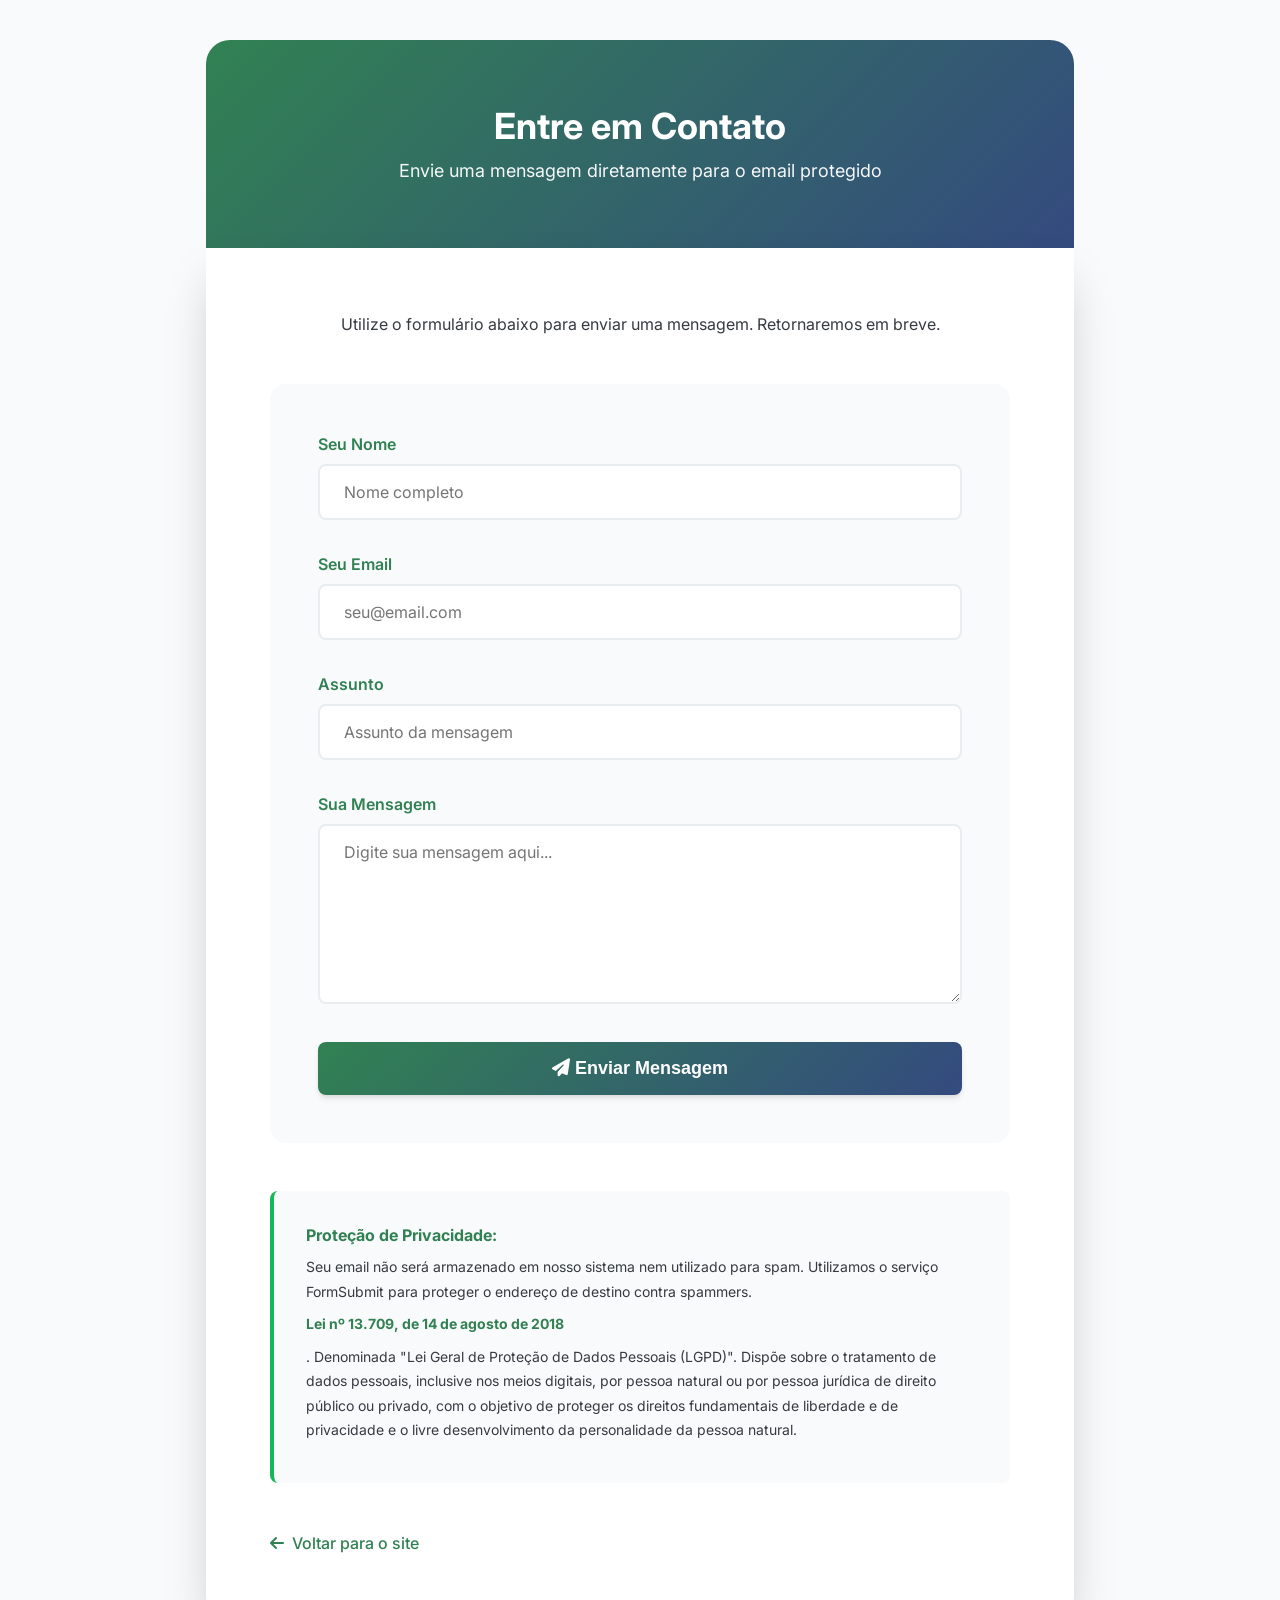
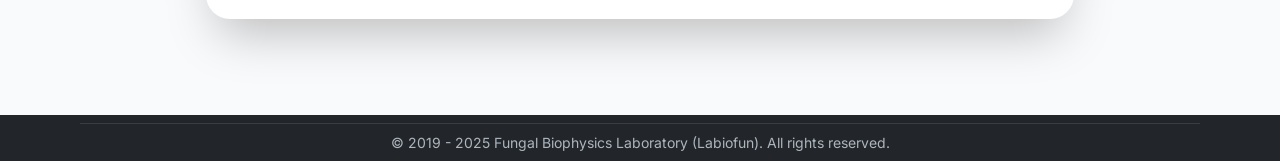
<file: pages/contact.html>
<!DOCTYPE html>
<html lang="pt-BR">

<head>
    <meta charset="UTF-8">
    <meta name="viewport" content="width=device-width, initial-scale=1.0">
    <meta name="description" content="Entre em contato com o Laboratório de Biofísica de Fungos">
    <title data-i18n="contact.page.title">Contato - Labiofun</title>

    <!-- Font Awesome -->
    <link rel="stylesheet" href="https://cdnjs.cloudflare.com/ajax/libs/font-awesome/6.4.0/css/all.min.css">

    <!-- External CSS -->
    <link rel="stylesheet" href="../css/variables.css">
    <link rel="stylesheet" href="../css/animations.css">
    <link rel="stylesheet" href="../css/styles.css">

    <style>
        .contact-container {
            max-width: 900px;
            margin: 40px auto;
            padding: 0 var(--space-md);
        }

        .contact-header {
            background: var(--gradient-primary);
            color: var(--white);
            padding: var(--space-3xl);
            border-radius: var(--radius-xl) var(--radius-xl) 0 0;
            text-align: center;
        }

        .contact-header h1 {
            font-size: var(--font-size-4xl);
            margin-bottom: var(--space-sm);
            color: var(--white);
        }

        .contact-header p {
            opacity: 0.95;
            font-size: var(--font-size-lg);
        }

        .contact-content {
            background: var(--white);
            padding: var(--space-3xl);
            border-radius: 0 0 var(--radius-xl) var(--radius-xl);
            box-shadow: var(--shadow-2xl);
        }

        .intro-text {
            text-align: center;
            margin-bottom: var(--space-2xl);
            color: var(--dark-gray);
        }

        .contact-form {
            background: var(--light);
            padding: var(--space-2xl);
            border-radius: var(--radius-lg);
            margin-bottom: var(--space-2xl);
        }

        .form-group {
            margin-bottom: var(--space-xl);
        }

        .form-group label {
            display: block;
            margin-bottom: var(--space-sm);
            font-weight: var(--font-weight-semibold);
            color: var(--primary);
            font-size: var(--font-size-base);
        }

        .form-group input,
        .form-group textarea {
            width: 100%;
            padding: var(--space-md) var(--space-lg);
            border: 2px solid var(--light-gray);
            border-radius: var(--radius-md);
            font-size: var(--font-size-base);
            font-family: var(--font-body);
            transition: all var(--transition-base);
        }

        .form-group input:focus,
        .form-group textarea:focus {
            outline: none;
            border-color: var(--primary);
            box-shadow: 0 0 0 3px rgba(42, 98, 61, 0.1);
        }

        .form-group textarea {
            min-height: 180px;
            resize: vertical;
        }

        .submit-btn {
            width: 100%;
            padding: var(--space-md) var(--space-2xl);
            background: var(--gradient-primary);
            color: var(--white);
            border: none;
            border-radius: var(--radius-md);
            font-size: var(--font-size-lg);
            font-weight: var(--font-weight-semibold);
            cursor: pointer;
            transition: all var(--transition-base);
            box-shadow: var(--shadow-md);
        }

        .submit-btn:hover {
            transform: translateY(-2px);
            box-shadow: var(--shadow-lg);
        }

        .submit-btn:active {
            transform: translateY(0);
        }

        .success-message {
            display: none;
            background: linear-gradient(135deg, #d4edda 0%, #c3e6cb 100%);
            color: #155724;
            padding: var(--space-lg);
            border-radius: var(--radius-md);
            margin-top: var(--space-lg);
            text-align: center;
            font-weight: var(--font-weight-medium);
            border: 2px solid #b1dfbb;
        }

        .privacy-note {
            margin-top: var(--space-2xl);
            padding: var(--space-xl);
            background: var(--light);
            border-radius: var(--radius-md);
            border-left: 4px solid var(--accent);
        }

        .privacy-note strong {
            color: var(--primary);
            display: block;
            margin-bottom: var(--space-sm);
        }

        .privacy-note p {
            font-size: var(--font-size-sm);
            color: var(--dark-gray);
            line-height: var(--line-height-relaxed);
            margin-bottom: var(--space-sm);
        }

        .back-link {
            display: inline-flex;
            align-items: center;
            gap: var(--space-sm);
            color: var(--primary);
            text-decoration: none;
            font-weight: var(--font-weight-medium);
            margin-top: var(--space-2xl);
            transition: all var(--transition-base);
        }

        .back-link:hover {
            color: var(--accent);
            transform: translateX(-5px);
        }

        @media (max-width: 768px) {
            .contact-header {
                padding: var(--space-2xl);
            }

            .contact-header h1 {
                font-size: var(--font-size-3xl);
            }

            .contact-content {
                padding: var(--space-xl);
            }

            .contact-form {
                padding: var(--space-lg);
            }
        }
    </style>
</head>

<body>
    <div class="contact-container">
        <div class="contact-header animate-fade-in-down">
            <h1 data-i18n="contact.header.title">Entre em Contato</h1>
            <p data-i18n="contact.header.subtitle">Envie uma mensagem diretamente para o email protegido</p>
        </div>

        <div class="contact-content animate-fade-in-up">
            <p class="intro-text" data-i18n="contact.intro">
                Utilize o formulário abaixo para enviar uma mensagem. Retornaremos em breve.
            </p>

            <form class="contact-form" id="contactForm" action="https://formsubmit.co/susanafrases@biof.ufrj.br"
                method="POST">
                <!-- FormSubmit Configuration -->
                <input type="hidden" name="_subject" value="Novo contato do formulário Labiofun">
                <input type="hidden" name="_template" value="table">
                <input type="hidden" name="_captcha" value="false">
                <input type="hidden" name="_next" value="https://biof.ufrj.br/">

                <div class="form-group">
                    <label for="name" data-i18n="contact.form.name">Seu Nome</label>
                    <input type="text" id="name" name="name" required placeholder="Nome completo">
                </div>

                <div class="form-group">
                    <label for="email" data-i18n="contact.form.email">Seu Email</label>
                    <input type="email" id="email" name="email" required placeholder="seu@email.com">
                </div>

                <div class="form-group">
                    <label for="subject" data-i18n="contact.form.subject">Assunto</label>
                    <input type="text" id="subject" name="subject" required placeholder="Assunto da mensagem">
                </div>

                <div class="form-group">
                    <label for="message" data-i18n="contact.form.message">Sua Mensagem</label>
                    <textarea id="message" name="message" required placeholder="Digite sua mensagem aqui..."></textarea>
                </div>

                <button type="submit" class="submit-btn btn-ripple" data-i18n="contact.form.submit">
                    <i class="fas fa-paper-plane"></i> Enviar Mensagem
                </button>

                <div class="success-message" id="successMessage" data-i18n="contact.success">
                    Obrigado pela sua mensagem! Retornaremos em breve.
                </div>
            </form>

            <div class="privacy-note animate-fade-in">
                <strong data-i18n="contact.privacy.title">Proteção de Privacidade:</strong>
                <p data-i18n="contact.privacy.p1">
                    Seu email não será armazenado em nosso sistema nem utilizado para spam.
                    Utilizamos o serviço FormSubmit para proteger o endereço de destino contra spammers.
                </p>
                <p data-i18n-html="contact.privacy.lgpd">
                    <strong>Lei nº 13.709, de 14 de agosto de 2018</strong>. Denominada "Lei Geral de Proteção de Dados
                    Pessoais (LGPD)".
                    Dispõe sobre o tratamento de dados pessoais, inclusive nos meios digitais, por pessoa natural ou por
                    pessoa jurídica de direito público ou privado,
                    com o objetivo de proteger os direitos fundamentais de liberdade e de privacidade e o livre
                    desenvolvimento da personalidade da pessoa natural.
                </p>
            </div>

            <a href="../index.html" class="back-link">
                <i class="fas fa-arrow-left"></i>
                <span data-i18n="contact.back">Voltar para o site</span>
            </a>
        </div>
    </div>

    <!-- Footer -->
    <footer style="margin-top: var(--space-4xl);">
        <div class="container">
            <div class="copyright">
                <p data-i18n="footer.copyright">&copy; 2019 - 2025 Laboratório de Biofísica de Fungos (Labiofun). Todos
                    os direitos reservados.</p>
            </div>
        </div>
    </footer>

    <!-- External JavaScript -->
    <script src="../js/translations.js"></script>
    <script src="../js/language-switcher.js"></script>

    <script>
        // Form submission handling
        document.getElementById('contactForm').addEventListener('submit', function (e) {
            e.preventDefault();

            const successMessage = document.getElementById('successMessage');
            successMessage.style.display = 'block';
            successMessage.scrollIntoView({ behavior: 'smooth', block: 'nearest' });

            // Submit form after brief delay
            setTimeout(() => {
                this.submit();
            }, 2000);
        });
    </script>
</body>

</html>
</file>
<file: css/variables.css>
/**
 * Design Tokens and CSS Variables
 * Modern design system for Labiofun website
 */

@import url('https://fonts.googleapis.com/css2?family=Inter:wght@300;400;500;600;700;800&family=IBM+Plex+Sans:wght@600;700;800;900&display=swap');

:root {
  /* Color Palette - Modern HSL values for better manipulation */
  --primary-hue: 145;
  --primary-sat: 45%;
  --primary-light: 35%;
  --primary: hsl(var(--primary-hue), var(--primary-sat), var(--primary-light));
  --primary-dark: hsl(var(--primary-hue), var(--primary-sat), 25%);
  --primary-light-bg: hsl(var(--primary-hue), var(--primary-sat), 95%);

  --secondary-hue: 222;
  --secondary-sat: 42%;
  --secondary-light: 35%;
  --secondary: hsl(var(--secondary-hue), var(--secondary-sat), var(--secondary-light));
  --secondary-dark: hsl(var(--secondary-hue), var(--secondary-sat), 25%);

  --accent-hue: 145;
  --accent-sat: 80%;
  --accent-light: 40%;
  --accent: hsl(var(--accent-hue), var(--accent-sat), var(--accent-light));
  --accent-light-bg: hsl(var(--accent-hue), var(--accent-sat), 95%);

  /* Neutral Colors */
  --white: hsl(0, 0%, 100%);
  --light: hsl(210, 17%, 98%);
  --light-gray: hsl(210, 16%, 93%);
  --gray: hsl(210, 11%, 71%);
  --dark-gray: hsl(210, 10%, 23%);
  --dark: hsl(210, 11%, 15%);
  --black: hsl(0, 0%, 0%);

  /* Gradients */
  --gradient-primary: linear-gradient(135deg, var(--primary) 0%, var(--secondary) 100%);
  --gradient-accent: linear-gradient(135deg, var(--accent) 0%, var(--primary) 100%);
  --gradient-overlay: linear-gradient(135deg, rgba(42, 98, 61, 0.9) 0%, rgba(42, 61, 98, 0.9) 100%);
  --gradient-glass: linear-gradient(135deg, rgba(255, 255, 255, 0.1) 0%, rgba(255, 255, 255, 0.05) 100%);

  /* Typography */
  --font-body: 'Inter', -apple-system, BlinkMacSystemFont, 'Segoe UI', Roboto, sans-serif;
  --font-heading: 'ibm-plex-sans', 'Inter', sans-serif;

  --font-size-xs: 0.75rem;
  /* 12px */
  --font-size-sm: 0.875rem;
  /* 14px */
  --font-size-base: 1rem;
  /* 16px */
  --font-size-lg: 1.125rem;
  /* 18px */
  --font-size-xl: 1.25rem;
  /* 20px */
  --font-size-2xl: 1.5rem;
  /* 24px */
  --font-size-3xl: 1.875rem;
  /* 30px */
  --font-size-4xl: 2.25rem;
  /* 36px */
  --font-size-5xl: 3rem;
  /* 48px */
  --font-size-6xl: 3.75rem;
  /* 60px */

  --font-weight-light: 300;
  --font-weight-normal: 400;
  --font-weight-medium: 500;
  --font-weight-semibold: 600;
  --font-weight-bold: 700;
  --font-weight-extrabold: 800;
  --font-weight-black: 900;

  --line-height-tight: 1.25;
  --line-height-normal: 1.5;
  --line-height-relaxed: 1.75;

  /* Spacing System */
  --space-xs: 0.25rem;
  /* 4px */
  --space-sm: 0.5rem;
  /* 8px */
  --space-md: 1rem;
  /* 16px */
  --space-lg: 1.5rem;
  /* 24px */
  --space-xl: 2rem;
  /* 32px */
  --space-2xl: 3rem;
  /* 48px */
  --space-3xl: 4rem;
  /* 64px */
  --space-4xl: 6rem;
  /* 96px */
  --space-5xl: 8rem;
  /* 128px */

  /* Border Radius */
  --radius-sm: 0.25rem;
  /* 4px */
  --radius-md: 0.5rem;
  /* 8px */
  --radius-lg: 1rem;
  /* 16px */
  --radius-xl: 1.5rem;
  /* 24px */
  --radius-2xl: 2rem;
  /* 32px */
  --radius-full: 9999px;

  /* Shadows */
  --shadow-sm: 0 1px 2px 0 rgba(0, 0, 0, 0.05);
  --shadow-md: 0 4px 6px -1px rgba(0, 0, 0, 0.1), 0 2px 4px -1px rgba(0, 0, 0, 0.06);
  --shadow-lg: 0 10px 15px -3px rgba(0, 0, 0, 0.1), 0 4px 6px -2px rgba(0, 0, 0, 0.05);
  --shadow-xl: 0 20px 25px -5px rgba(0, 0, 0, 0.1), 0 10px 10px -5px rgba(0, 0, 0, 0.04);
  --shadow-2xl: 0 25px 50px -12px rgba(0, 0, 0, 0.25);
  --shadow-glow: 0 0 20px rgba(42, 98, 61, 0.3);
  --shadow-glow-accent: 0 0 30px rgba(245, 245, 245, 0.4);

  /* Glassmorphism */
  --glass-bg: rgba(255, 255, 255, 0.1);
  --glass-border: rgba(255, 255, 255, 0.2);
  --glass-blur: 10px;

  /* Transitions */
  --transition-fast: 150ms ease-in-out;
  --transition-base: 250ms ease-in-out;
  --transition-slow: 350ms ease-in-out;
  --transition-slower: 500ms ease-in-out;

  /* Z-index Scale */
  --z-dropdown: 1000;
  --z-sticky: 1020;
  --z-fixed: 1030;
  --z-modal-backdrop: 1040;
  --z-modal: 1050;
  --z-popover: 1060;
  --z-tooltip: 1070;

  /* Breakpoints (for JS) */
  --breakpoint-sm: 640px;
  --breakpoint-md: 768px;
  --breakpoint-lg: 1024px;
  --breakpoint-xl: 1280px;
  --breakpoint-2xl: 1536px;

  /* Container Widths */
  --container-sm: 640px;
  --container-md: 768px;
  --container-lg: 1024px;
  --container-xl: 1280px;

  /* Component Variables */
  --section-padding: var(--space-xl) 0;
  --card-padding: var(--space-lg);
  --border-gradient: linear-gradient(135deg, var(--primary), var(--accent));
}

/* Base Reset */
* {
  margin: 0;
  padding: 0;
  box-sizing: border-box;
}

html {
  scroll-behavior: smooth;
  scroll-padding-top: 100px;
}

body {
  font-family: var(--font-body);
  font-size: var(--font-size-base);
  line-height: var(--line-height-normal);
  color: var(--dark);
  background-color: var(--light);
  -webkit-font-smoothing: antialiased;
  -moz-osx-font-smoothing: grayscale;
  overflow-x: hidden;
}

/* Typography Defaults */
h1,
h2,
h3,
h4,
h5,
h6 {
  font-family: var(--font-heading);
  font-weight: var(--font-weight-bold);
  line-height: var(--line-height-tight);
  color: var(--dark);
}

h1 {
  font-size: var(--font-size-5xl);
}

h2 {
  font-size: var(--font-size-4xl);
}

h3 {
  font-size: var(--font-size-3xl);
}

h4 {
  font-size: var(--font-size-2xl);
}

h5 {
  font-size: var(--font-size-xl);
}

h6 {
  font-size: var(--font-size-lg);
}

a {
  color: var(--primary);
  text-decoration: none;
  transition: color var(--transition-base);
}

a:hover {
  color: var(--accent);
}

img {
  max-width: 100%;
  height: auto;
  display: block;
}

/* Utility Classes */
.container {
  width: 90%;
  max-width: var(--container-xl);
  margin: 0 auto;
  padding-left: var(--space-md);
  padding-right: var(--space-md);
}

.text-center {
  text-align: center;
}

.text-left {
  text-align: left;
}

.text-right {
  text-align: right;
}

.text-justify {
  text-align: justify;
}

.fw-light {
  font-weight: var(--font-weight-light);
}

.fw-normal {
  font-weight: var(--font-weight-normal);
}

.fw-medium {
  font-weight: var(--font-weight-medium);
}

.fw-semibold {
  font-weight: var(--font-weight-semibold);
}

.fw-bold {
  font-weight: var(--font-weight-bold);
}
</file>
<file: css/styles.css>
/**
 * Main Stylesheet
 * Component styles for Labiofun website
 */

/* Header Styles */
header {
    background: var(--gradient-primary);
    color: var(--white);
    padding: var(--space-md) 0;
    box-shadow: var(--shadow-lg);
    position: sticky;
    top: 0;
    z-index: var(--z-sticky);
    backdrop-filter: blur(10px);
}

.header-top {
    display: flex;
    justify-content: space-between;
    align-items: center;
    margin-bottom: var(--space-md);
    gap: var(--space-lg);
}

.header-title {
    text-align: center;
    flex-grow: 1;
}

.header-title h1 {
    font-size: var(--font-size-5xl);
    font-weight: var(--font-weight-extrabold);
    margin-bottom: var(--space-xs);
    color: var(--white);
    letter-spacing: -0.02em;
}

.header-title p {
    font-size: var(--font-size-base);
    opacity: 0.95;
    font-weight: var(--font-weight-medium);
}

.logo-container {
    display: flex;
    align-items: center;
}

.logo-img {
    height: 150px;
    transition: transform var(--transition-base);
}

.logo-img:hover {
    transform: scale(1.05);
}

/* Language Switcher */
.language-switcher {
    position: absolute;
    top: var(--space-md);
    right: var(--space-md);
    z-index: var(--z-dropdown);
}

.language-btn {
    display: flex;
    align-items: center;
    gap: var(--space-sm);
    padding: var(--space-sm) var(--space-md);
    background: rgba(255, 255, 255, 0.15);
    backdrop-filter: blur(8px);
    color: var(--white);
    border: 1px solid rgba(255, 255, 255, 0.25);
    border-radius: var(--radius-full);
    cursor: pointer;
    font-weight: var(--font-weight-semibold);
    font-size: var(--font-size-sm);
    transition: all var(--transition-base);
}

.language-btn:hover {
    background: rgba(255, 255, 255, 0.25);
    transform: translateY(-2px);
    box-shadow: var(--shadow-md);
}

.language-btn i {
    font-size: var(--font-size-base);
}

/* Navigation */
.header-bottom {
    border-top: 1px solid rgba(0, 0, 0, 0.2);
    padding-top: var(--space-md);
}

nav ul {
    display: flex;
    list-style: none;
    gap: var(--space-lg);
    justify-content: center;
    flex-wrap: wrap;
}

nav a {
    color: var(--white);
    text-decoration: none;
    font-weight: var(--font-weight-medium);
    padding: var(--space-sm) var(--space-md);
    border-radius: var(--radius-md);
    transition: all var(--transition-base);
    display: flex;
    align-items: center;
    gap: var(--space-sm);
    position: relative;
}

nav a::after {
    content: '';
    position: absolute;
    bottom: 0;
    left: 50%;
    transform: translateX(-50%) scaleX(0);
    width: 80%;
    height: 2px;
    background: var(--white);
    transition: transform var(--transition-base);
}

nav a:hover {
    background-color: rgba(255, 255, 255, 0.15);
}

nav a:hover::after {
    transform: translateX(-50%) scaleX(1);
}

/* Hero Section */
.hero {
    position: relative;
    background: var(--dark);
    color: var(--white);
    padding: var(--space-2xl) 0;
    text-align: center;
    overflow: hidden;
}

/* Animated Background Layer */
.hero::after {
    content: '';
    position: absolute;
    top: -10%;
    left: -10%;
    right: -10%;
    bottom: -10%;
    background: url('../images/Background.jpg') center/cover no-repeat;
    animation: backgroundZoomMove 35s ease-in-out infinite;
    z-index: 0;
}

.hero::before {
    content: '';
    position: absolute;
    top: 0;
    left: 0;
    right: 0;
    bottom: 0;
    background: linear-gradient(rgba(0, 0, 0, 0.3), rgba(0, 0, 0, 0.6));
    z-index: 1;
}

.hero>* {
    position: relative;
    z-index: 2;
}

.hero-content {
    max-width: 900px;
    margin: 0 auto;
}

.hero h2 {
    font-size: var(--font-size-6xl);
    margin-bottom: var(--space-md);
    font-weight: var(--font-weight-black);
    color: var(--white);
    text-shadow: 0 2px 20px rgba(0, 0, 0, 0.3);
    letter-spacing: -0.02em;
}

.hero p {
    font-size: var(--font-size-xl);
    margin-bottom: var(--space-xl);
    opacity: 0.95;
    line-height: var(--line-height-relaxed);
    text-shadow: 0 2px 10px rgba(0, 0, 0, 0.3);
    font-weight: var(--font-weight-normal);
}

/* Section Styles */
section {
    padding: var(--space-2xl) 0;
    scroll-margin-top: 100px;
}

.section-header {
    text-align: center;
    margin-bottom: var(--space-xl);
}

.section-header h2 {
    font-size: var(--font-size-4xl);
    color: var(--primary);
    position: relative;
    display: inline-block;
    padding-bottom: var(--space-md);
    margin-bottom: var(--space-md);
    font-weight: var(--font-weight-extrabold);
}

.section-header h2::after {
    content: '';
    position: absolute;
    bottom: 0;
    left: 50%;
    transform: translateX(-50%);
    width: 100px;
    height: 4px;
    background: var(--gradient-accent);
    border-radius: var(--radius-full);
}

.section-header p {
    color: var(--black);
    max-width: 700px;
    margin: 0 auto;
    font-size: var(--font-size-lg);
    line-height: var(--line-height-relaxed);
}

/* About Section */
.about {
    background: hsl(0, 0%, 100%);
}

.about-content {
    background: var(--white);
    border-radius: var(--radius-xl);
    padding: var(--space-3xl);
    box-shadow: var(--shadow-xl);
    border: 1px solid var(--light-gray);
}

.about-content p {
    font-size: var(--font-size-lg);
    line-height: var(--line-height-relaxed);
    color: hsl(0deg 100% 36.52%);
    margin-bottom: var(--space-lg);
}

.about-content strong {
    color: var(--primary);
    font-weight: var(--font-weight-bold);
}

.about-content em {
    color: var(--accent);
}

/* Research Lines */
.research-lines {
    background: var(--light);
}

.cards-container {
    display: grid;
    grid-template-columns: repeat(auto-fill, minmax(320px, 1fr));
    gap: var(--space-xl);
}

.card {
    background: var(--white);
    border-radius: var(--radius-lg);
    overflow: hidden;
    box-shadow: var(--shadow-md);
    transition: all var(--transition-base);
    border: 1px solid var(--light-gray);
    position: relative;
}

.card::before {
    content: '';
    position: absolute;
    inset: 0;
    background: var(--gradient-primary);
    opacity: 0;
    transition: opacity var(--transition-base);
}

.card:hover {
    transform: translateY(-8px);
    box-shadow: var(--shadow-2xl);
}

.card:hover::before {
    opacity: 0.03;
}

.card-icon {
    background: var(--gradient-primary);
    color: var(--white);
    font-size: var(--font-size-4xl);
    padding: var(--space-lg);
    text-align: center;
    position: relative;
    z-index: 1;
}

.card-content {
    padding: var(--space-lg);
    text-align: center;
    position: relative;
    z-index: 1;
}

.card h3 {
    color: var(--primary);
    margin-bottom: var(--space-md);
    font-size: var(--font-size-xl);
    font-weight: var(--font-weight-bold);
}

.card p {
    color: hsl(0deg 100% 36.52%);
    line-height: var(--line-height-relaxed);
    font-size: var(--font-size-base);
}

/* Techniques Section */
.techniques {
    background: var(--white);
    border-top: 1px solid;
    border-image: var(--gradient-primary) 1;
    border-bottom: 1px solid;
    border-image-slice: 1 0;
}

.techniques-grid {
    display: grid;
    grid-template-columns: repeat(auto-fill, minmax(300px, 1fr));
    gap: var(--space-2xl);
}

.technique {
    background: var(--white);
    border-radius: var(--radius-lg);
    padding: var(--space-lg);
    box-shadow: var(--shadow-md);
    text-align: center;
    transition: all var(--transition-base);
    border: 1px solid var(--light-gray);
}

.technique:hover {
    transform: translateY(-5px);
    box-shadow: var(--shadow-xl);
    border-color: var(--primary);
}

.technique i {
    font-size: var(--font-size-5xl);
    color: var(--accent);
    margin-bottom: var(--space-lg);
    display: block;
}

.technique h3 {
    color: var(--primary);
    margin-bottom: var(--space-md);
    font-size: var(--font-size-xl);
    font-weight: var(--font-weight-bold);
}

.technique p {
    color: hsl(0deg 100% 36.52%);
    line-height: var(--line-height-relaxed);
}

/* Team Section */
.team-section {
    background: hsl(210, 25%, 94%);
    border-top: 1px solid;
    border-image: var(--gradient-primary) 1;
}

.tabs {
    display: flex;
    justify-content: center;
    margin-bottom: var(--space-2xl);
    flex-wrap: wrap;
    gap: var(--space-sm);
}

.tab-btn {
    padding: var(--space-md) var(--space-xl);
    background: var(--white);
    border: 2px solid var(--light-gray);
    cursor: pointer;
    font-weight: var(--font-weight-semibold);
    color: var(--gray);
    transition: all var(--transition-base);
    border-radius: var(--radius-md);
    font-size: var(--font-size-base);
}

.tab-btn.active {
    color: var(--white);
    background: var(--gradient-primary);
    border-color: transparent;
    transform: translateY(-2px);
    box-shadow: var(--shadow-md);
}

.tab-btn:hover:not(.active) {
    color: var(--primary);
    border-color: var(--primary);
    transform: translateY(-2px);
}

.tab-content {
    display: none;
}

.tab-content.active {
    display: block;
    animation: fadeIn 0.5s ease-out;
}

.pub-tab-content {
    display: none;
}

.pub-tab-content.active {
    display: block;
    animation: fadeIn 0.5s ease-out;
}

.team-container {
    display: grid;
    grid-template-columns: repeat(auto-fill, minmax(300px, 1fr));
    gap: var(--space-2xl);
}

.team-member {
    background: var(--white);
    border-radius: var(--radius-lg);
    overflow: hidden;
    box-shadow: var(--shadow-md);
    transition: all var(--transition-base);
    border: 1px solid var(--light-gray);
}

.team-member:hover {
    transform: translateY(-5px);
    box-shadow: var(--shadow-xl);
}

.member-header {
    background: var(--gradient-primary);
    color: var(--white);
    padding: var(--space-xl);
    text-align: center;
}

.member-header h3 {
    font-size: var(--font-size-xl);
    margin-bottom: var(--space-sm);
    color: var(--white);
    font-weight: var(--font-weight-bold);
}

.member-header p {
    font-style: italic;
    opacity: 0.95;
    font-size: var(--font-size-sm);
}

.team-photo {
    width: 100%;
    height: 300px;
    object-fit: cover;
    display: block;
}

.member-content {
    padding: var(--space-xl);
    text-align: center;
}

.member-content p {
    color: hsl(0deg 100% 36.52%);
    line-height: var(--line-height-relaxed);
    font-size: var(--font-size-sm);
}

.member-links {
    display: flex;
    justify-content: center;
    gap: var(--space-md);
    margin-top: var(--space-md);
}

.member-links a {
    color: var(--primary);
    font-size: var(--font-size-xl);
    transition: all var(--transition-base);
    width: 40px;
    height: 40px;
    display: flex;
    align-items: center;
    justify-content: center;
    border-radius: var(--radius-full);
    background: var(--light);
}

.member-links a:hover {
    color: var(--white);
    background: var(--accent);
    transform: translateY(-3px);
    box-shadow: var(--shadow-md);
}

/* Collaborators */
.collaborators-controls {
    margin-bottom: var(--space-2xl);
    display: flex;
    justify-content: center;
    gap: var(--space-md);
    flex-wrap: wrap;
}

.search-box {
    padding: var(--space-md) var(--space-xl);
    border-radius: var(--radius-full);
    border: 2px solid var(--light-gray);
    font-size: var(--font-size-base);
    box-shadow: var(--shadow-sm);
    width: 100%;
    max-width: 400px;
    transition: all var(--transition-base);
}

.search-box:focus {
    outline: none;
    border-color: var(--primary);
    box-shadow: var(--shadow-md), 0 0 0 3px rgba(42, 98, 61, 0.1);
}

.sort-button {
    padding: var(--space-md) var(--space-xl);
    background: var(--gradient-primary);
    color: var(--white);
    border: none;
    border-radius: var(--radius-full);
    cursor: pointer;
    font-weight: var(--font-weight-semibold);
    transition: all var(--transition-base);
    box-shadow: var(--shadow-sm);
}

.sort-button:hover {
    transform: translateY(-2px);
    box-shadow: var(--shadow-md);
}

/* Alumni Section */
.alumni-grid {
    display: grid;
    grid-template-columns: repeat(auto-fill, minmax(250px, 1fr));
    gap: var(--space-xl);
}

.alumni-card {
    background: var(--white);
    border-radius: var(--radius-lg);
    padding: var(--space-xl);
    box-shadow: var(--shadow-md);
    text-align: center;
    transition: all var(--transition-base);
    border: 1px solid var(--light-gray);
}

.alumni-card:hover {
    transform: translateY(-5px);
    box-shadow: var(--shadow-xl);
}

.alumni-card .initials {
    display: inline-flex;
    align-items: center;
    justify-content: center;
    width: 100px;
    height: 100px;
    border-radius: var(--radius-full);
    background: var(--gradient-primary);
    color: var(--white);
    font-size: var(--font-size-3xl);
    font-weight: var(--font-weight-extrabold);
    margin: 0 auto var(--space-md);
}

.alumni-card h3 {
    color: var(--primary);
    margin-bottom: var(--space-xs);
    font-size: var(--font-size-lg);
    font-weight: var(--font-weight-bold);
}

.alumni-card p {
    color: var(--gray);
    font-size: var(--font-size-sm);
}

/* Publications Section */
.publications-page {
    background: var(--white);
    border-top: 1px solid;
    border-image: var(--gradient-primary) 1;
    border-bottom: 1px solid;
    border-image-slice: 1 0;
}

.search-container {
    margin-bottom: var(--space-2xl);
    position: relative;
}

.search-container input {
    width: 100%;
    padding: var(--space-md) var(--space-xl);
    padding-right: 50px;
    border-radius: var(--radius-full);
    border: 2px solid var(--light-gray);
    font-size: var(--font-size-base);
    box-shadow: var(--shadow-sm);
    transition: all var(--transition-base);
}

.search-container input:focus {
    outline: none;
    border-color: var(--primary);
    box-shadow: var(--shadow-md), 0 0 0 3px rgba(42, 98, 61, 0.1);
}

.search-container i {
    position: absolute;
    right: var(--space-xl);
    top: 50%;
    transform: translateY(-50%);
    color: var(--gray);
    pointer-events: none;
}

.year-filter {
    display: flex;
    justify-content: center;
    flex-wrap: wrap;
    gap: var(--space-sm);
    margin-bottom: var(--space-2xl);
}

.year-btn {
    padding: var(--space-sm) var(--space-lg);
    background: var(--white);
    border: 2px solid var(--light-gray);
    border-radius: var(--radius-full);
    cursor: pointer;
    font-weight: var(--font-weight-medium);
    transition: all var(--transition-base);
    color: var(--dark-gray);
}

.year-btn:hover,
.year-btn.active {
    background: var(--gradient-primary);
    color: var(--white);
    border-color: transparent;
    transform: translateY(-2px);
    box-shadow: var(--shadow-sm);
}

.publications-container {
    max-height: 70vh;
    overflow-y: auto;
    background: var(--white);
    border-radius: var(--radius-lg);
    padding: var(--space-2xl);
    box-shadow: var(--shadow-xl);
}

.publication-item {
    margin-bottom: var(--space-xl);
    padding-bottom: var(--space-xl);
    border-bottom: 1px solid var(--light-gray);
}

.publication-item:last-child {
    margin-bottom: 0;
    padding-bottom: 0;
    border-bottom: none;
}

/* Skip Link for Accessibility */
.skip-link {
    position: absolute;
    top: -40px;
    left: 0;
    background: var(--primary);
    color: var(--white);
    padding: var(--space-sm) var(--space-md);
    text-decoration: none;
    z-index: 100;
    font-weight: 600;
    border-radius: 0 0 var(--radius-md) 0;
    transition: top 0.3s;
}

.skip-link:focus {
    top: 0;
    outline: 3px solid var(--accent);
    outline-offset: 2px;
}

/* Scroll Progress Bar */
.scroll-progress-bar {
    position: fixed;
    top: 0;
    left: 0;
    height: 4px;
    background: var(--gradient-primary);
    width: 0%;
    z-index: 9999;
    transition: width 0.1s ease-out;
    box-shadow: 0 2px 4px rgba(0, 0, 0, 0.1);
}

.publication-item h3 {
    color: var(--primary);
    margin-bottom: var(--space-sm);
    font-weight: var(--font-weight-bold);
    font-size: var(--font-size-lg);
    line-height: var(--line-height-normal);
}

.publication-item .authors {
    color: hsl(0deg 100% 36.52%);
    margin-bottom: var(--space-sm);
    font-size: var(--font-size-sm);
}

.publication-item .journal {
    font-weight: var(--font-weight-medium);
    margin-bottom: var(--space-sm);
    color: hsl(0deg 100% 36.52%);
}

.publication-item .doi {
    font-family: 'Courier New', monospace;
    font-size: var(--font-size-sm);
    color: var(--accent);
    margin-bottom: var(--space-sm);
    word-break: break-all;
}

.publication-item .links {
    display: flex;
    gap: var(--space-sm);
    flex-wrap: wrap;
}

.publication-item .links a {
    color: var(--white);
    text-decoration: none;
    font-size: var(--font-size-sm);
    display: inline-flex;
    align-items: center;
    gap: var(--space-xs);
    padding: var(--space-sm) var(--space-md);
    background: var(--gradient-primary);
    border-radius: var(--radius-md);
    transition: all var(--transition-base);
    font-weight: var(--font-weight-medium);
}

.publication-item .links a:hover {
    transform: translateY(-2px);
    box-shadow: var(--shadow-md);
}

.year-header {
    background: var(--gradient-primary);
    color: var(--white);
    padding: var(--space-md) var(--space-lg);
    border-radius: var(--radius-md);
    margin: var(--space-2xl) 0 var(--space-lg);
    display: inline-block;
    font-weight: var(--font-weight-bold);
    font-size: var(--font-size-xl);
}

.no-results {
    text-align: center;
    padding: var(--space-3xl);
    color: var(--gray);
    font-style: italic;
    font-size: var(--font-size-lg);
}

/* Citation Modal */
.citation-modal {
    display: none;
    position: fixed;
    z-index: var(--z-modal);
    left: 0;
    top: 0;
    width: 100%;
    height: 100%;
    background-color: rgba(0, 0, 0, 0.6);
    backdrop-filter: blur(4px);
}

.citation-modal-content {
    background: var(--white);
    margin: 5% auto;
    padding: var(--space-2xl);
    border-radius: var(--radius-xl);
    width: 90%;
    max-width: 700px;
    box-shadow: var(--shadow-2xl);
    position: relative;
    max-height: 80vh;
    overflow-y: auto;
}

.citation-modal-close {
    position: absolute;
    top: var(--space-lg);
    right: var(--space-xl);
    font-size: var(--font-size-2xl);
    font-weight: var(--font-weight-bold);
    cursor: pointer;
    color: var(--gray);
    transition: color var(--transition-base);
    width: 32px;
    height: 32px;
    display: flex;
    align-items: center;
    justify-content: center;
    border-radius: var(--radius-full);
}

.citation-modal-close:hover {
    color: var(--accent);
    background: var(--light);
}

.citation-modal h3 {
    color: var(--primary);
    margin-bottom: var(--space-lg);
    font-size: var(--font-size-2xl);
    font-weight: var(--font-weight-bold);
}

.citation-tabs {
    display: flex;
    margin-bottom: var(--space-md);
    border-bottom: 2px solid var(--light-gray);
    gap: var(--space-sm);
}

.citation-tab {
    padding: var(--space-sm) var(--space-lg);
    background: none;
    border: none;
    cursor: pointer;
    font-weight: var(--font-weight-medium);
    color: var(--gray);
    border-bottom: 3px solid transparent;
    transition: all var(--transition-base);
    position: relative;
    bottom: -2px;
}

.citation-tab.active {
    color: var(--primary);
    border-bottom-color: var(--accent);
    font-weight: var(--font-weight-semibold);
}

.citation-tab:hover:not(.active) {
    color: var(--dark);
    background: var(--light);
}

.citation-text {
    display: none;
    background: var(--light);
    padding: var(--space-lg);
    border-radius: var(--radius-md);
    margin-bottom: var(--space-xl);
    font-size: var(--font-size-sm);
    line-height: var(--line-height-relaxed);
    max-height: 200px;
    overflow-y: auto;
    white-space: pre-wrap;
    font-family: 'Courier New', monospace;
    border: 1px solid var(--light-gray);
}

.citation-text.active {
    display: block;
}

.citation-actions {
    display: flex;
    justify-content: flex-end;
    gap: var(--space-md);
}

.citation-btn {
    padding: var(--space-md) var(--space-xl);
    border: none;
    border-radius: var(--radius-md);
    cursor: pointer;
    font-weight: var(--font-weight-semibold);
    transition: all var(--transition-base);
    font-size: var(--font-size-base);
}

.citation-copy {
    background: var(--gradient-primary);
    color: var(--white);
    box-shadow: var(--shadow-sm);
}

.citation-copy:hover {
    transform: translateY(-2px);
    box-shadow: var(--shadow-md);
}

.citation-close {
    background: var(--light-gray);
    color: var(--dark);
}

.citation-close:hover {
    background: var(--gray);
    color: var(--white);
}

/* Location Section */
.location {
    background: hsl(210, 20%, 96%);
    border-top: 1px solid;
    border-image: var(--gradient-primary) 1;
}

.location-content {
    display: grid;
    grid-template-columns: 1fr 1fr;
    gap: var(--space-3xl);
    align-items: center;
}

.address {
    background: var(--white);
    padding: var(--space-2xl);
    border-radius: var(--radius-lg);
    box-shadow: var(--shadow-xl);
    border: 1px solid var(--light-gray);
}

.address h3 {
    color: var(--primary);
    margin-bottom: var(--space-lg);
    display: flex;
    align-items: center;
    gap: var(--space-sm);
    font-size: var(--font-size-2xl);
    font-weight: var(--font-weight-bold);
}

.address p {
    color: hsl(0deg 100% 36.52%);
    line-height: var(--line-height-relaxed);
    font-size: var(--font-size-base);
}

.map {
    height: 400px;
    background: var(--light-gray);
    border-radius: var(--radius-lg);
    overflow: hidden;
    box-shadow: var(--shadow-xl);
}

.map iframe {
    width: 100%;
    height: 100%;
    border: none;
}

/* Social Media Section */
.social-media {
    text-align: center;
    background: var(--light);
}

.social-icons {
    display: flex;
    justify-content: center;
    gap: var(--space-2xl);
    margin-top: var(--space-2xl);
    flex-wrap: wrap;
}

.social-icon {
    display: inline-flex;
    align-items: center;
    justify-content: center;
    width: 70px;
    height: 70px;
    background: var(--gradient-primary);
    color: var(--white);
    border-radius: var(--radius-full);
    font-size: var(--font-size-3xl);
    text-decoration: none;
    transition: all var(--transition-base);
    box-shadow: var(--shadow-md);
}

.social-icon:hover {
    transform: translateY(-8px) scale(1.1);
    box-shadow: var(--shadow-glow);
}

/* Footer */
footer {
    background: var(--dark);
    color: var(--white);
    padding: var(--space-sm) 0 var(--space-sm);
    display: flex;
    justify-content: center;
    align-items: center;
}

.footer-content {
    display: grid;
    grid-template-columns: repeat(auto-fit, minmax(250px, 1fr));
    gap: var(--space-sm);
    margin-bottom: var(--space-sm);
}

.footer-section h3 {
    font-size: var(--font-size-xl);
    margin-bottom: var(--space-sm);
    position: relative;
    padding-bottom: var(--space-sm);
    font-weight: var(--font-weight-bold);
    display: flex;
    justify-content: center;
    align-items: center;
}

.footer-section h3::after {
    content: '';
    position: absolute;
    bottom: 0;
    left: 50%;
    transform: translateX(-50%);
    width: 60px;
    height: 3px;
    background: var(--gradient-accent);
    border-radius: var(--radius-full);
}

.footer-links {
    list-style: none;
}

.footer-links li {
    margin-bottom: var(--space-sm);
    display: flex;
    align-items: center;
    gap: var(--space-sm);
}

.footer-links a {
    color: var(--light-gray);
    text-decoration: none;
    transition: color var(--transition-base);
}

.footer-links a:hover {
    color: var(--white);
}

.copyright {
    text-align: center;
    padding-top: var(--space-sm);
    border-top: 1px solid rgba(255, 255, 255, 0.1);
    color: var(--gray);
    font-size: var(--font-size-sm);
}

/* Responsive Design */
@media (max-width: 1024px) {
    .header-title h1 {
        font-size: var(--font-size-4xl);
    }

    .hero h2 {
        font-size: var(--font-size-4xl);
    }

    .logo-img {
        height: 100px;
    }
}

@media (max-width: 768px) {
    .header-top {
        flex-direction: column;
        gap: var(--space-md);
    }

    .header-title h1 {
        font-size: var(--font-size-3xl);
    }

    .logo-img {
        height: 80px;
    }

    nav ul {
        gap: var(--space-sm);
    }

    .location-content {
        grid-template-columns: 1fr;
    }

    .hero h2 {
        font-size: var(--font-size-3xl);
    }

    .hero p {
        font-size: var(--font-size-base);
    }

    .collaborators-controls {
        flex-direction: column;
        align-items: stretch;
    }

    .search-box {
        max-width: 100%;
    }

    .cards-container,
    .techniques-grid,
    .team-container {
        grid-template-columns: 1fr;
    }

    section {
        padding: var(--space-2xl) 0;
    }

    .language-switcher {
        position: static;
        margin-bottom: var(--space-md);
        display: flex;
        justify-content: center;
    }
}

@media (max-width: 480px) {
    .header-title h1 {
        font-size: var(--font-size-2xl);
    }

    .hero h2 {
        font-size: var(--font-size-2xl);
    }

    .section-header h2 {
        font-size: var(--font-size-2xl);
    }

    .social-icons {
        gap: var(--space-md);
    }

    .social-icon {
        width: 60px;
        height: 60px;
        font-size: var(--font-size-2xl);
    }
}
</file>
<file: css/animations.css>
/**
 * Animations and Effects
 * Modern animations, transitions, and effects for Labiofun website
 */

/* Keyframe Animations */
@keyframes fadeIn {
    from {
        opacity: 0;
    }

    to {
        opacity: 1;
    }
}

@keyframes fadeInUp {
    from {
        opacity: 0;
        transform: translateY(30px);
    }

    to {
        opacity: 1;
        transform: translateY(0);
    }
}

@keyframes fadeInDown {
    from {
        opacity: 0;
        transform: translateY(-30px);
    }

    to {
        opacity: 1;
        transform: translateY(0);
    }
}

@keyframes slideInLeft {
    from {
        opacity: 0;
        transform: translateX(-40px);
    }

    to {
        opacity: 1;
        transform: translateX(0);
    }
}

@keyframes slideInRight {
    from {
        opacity: 0;
        transform: translateX(40px);
    }

    to {
        opacity: 1;
        transform: translateX(0);
    }
}

@keyframes scaleIn {
    from {
        opacity: 0;
        transform: scale(0.9);
    }

    to {
        opacity: 1;
        transform: scale(1);
    }
}

@keyframes pulse {

    0%,
    100% {
        opacity: 1;
    }

    50% {
        opacity: 0.7;
    }
}

@keyframes spin {
    from {
        transform: rotate(0deg);
    }

    to {
        transform: rotate(360deg);
    }
}

@keyframes shimmer {
    0% {
        background-position: -1000px 0;
    }

    100% {
        background-position: 1000px 0;
    }
}

@keyframes float {

    0%,
    100% {
        transform: translateY(0);
    }

    50% {
        transform: translateY(-10px);
    }
}

@keyframes glow {

    0%,
    100% {
        box-shadow: 0 0 20px rgba(42, 98, 61, 0.3);
    }

    50% {
        box-shadow: 0 0 40px rgba(42, 98, 61, 0.6);
    }
}

/* Elegant Background Zoom + Movement Animation */
@keyframes backgroundZoomMove {
    0% {
        transform: scale(1) translate(0, 0);
    }

    25% {
        transform: scale(1.05) translate(10px, -5px);
    }

    50% {
        transform: scale(1.08) translate(-5px, 10px);
    }

    75% {
        transform: scale(1.05) translate(-10px, -5px);
    }

    100% {
        transform: scale(1) translate(0, 0);
    }
}

/* Animation Utility Classes */
.animate-fade-in {
    animation: fadeIn 0.5s ease-out forwards;
}

.animate-fade-in-up {
    animation: fadeInUp 0.6s ease-out forwards;
}

.animate-fade-in-down {
    animation: fadeInDown 0.6s ease-out forwards;
}

.animate-slide-in-left {
    animation: slideInLeft 0.6s ease-out forwards;
}

.animate-slide-in-right {
    animation: slideInRight 0.6s ease-out forwards;
}

.animate-scale-in {
    animation: scaleIn 0.5s ease-out forwards;
}

.animate-pulse {
    animation: pulse 2s cubic-bezier(0.4, 0, 0.6, 1) infinite;
}

.animate-spin {
    animation: spin 1s linear infinite;
}

.animate-float {
    animation: float 3s ease-in-out infinite;
}

/* Scroll Animation Classes */
.scroll-animate {
    opacity: 0;
    transform: translateY(30px);
    transition: opacity 0.6s ease-out, transform 0.6s ease-out;
}

.scroll-animate.active {
    opacity: 1;
    transform: translateY(0);
}

.scroll-animate-left {
    opacity: 0;
    transform: translateX(-40px);
    transition: opacity 0.6s ease-out, transform 0.6s ease-out;
}

.scroll-animate-left.active {
    opacity: 1;
    transform: translateX(0);
}

.scroll-animate-right {
    opacity: 0;
    transform: translateX(40px);
    transition: opacity 0.6s ease-out, transform 0.6s ease-out;
}

.scroll-animate-right.active {
    opacity: 1;
    transform: translateX(0);
}

.scroll-animate-scale {
    opacity: 0;
    transform: scale(0.9);
    transition: opacity 0.6s ease-out, transform 0.6s ease-out;
}

.scroll-animate-scale.active {
    opacity: 1;
    transform: scale(1);
}

/* Stagger Delays for Sequential Animations */
.delay-100 {
    animation-delay: 100ms;
}

.delay-200 {
    animation-delay: 200ms;
}

.delay-300 {
    animation-delay: 300ms;
}

.delay-400 {
    animation-delay: 400ms;
}

.delay-500 {
    animation-delay: 500ms;
}

.delay-600 {
    animation-delay: 600ms;
}

.delay-700 {
    animation-delay: 700ms;
}

.delay-800 {
    animation-delay: 800ms;
}

/* Glassmorphism Effects */
.glass {
    background: var(--glass-bg);
    backdrop-filter: blur(var(--glass-blur));
    -webkit-backdrop-filter: blur(var(--glass-blur));
    border: 1px solid var(--glass-border);
    box-shadow: var(--shadow-lg);
}

.glass-light {
    background: rgba(255, 255, 255, 0.15);
    backdrop-filter: blur(8px);
    -webkit-backdrop-filter: blur(8px);
    border: 1px solid rgba(255, 255, 255, 0.25);
}

.glass-dark {
    background: rgba(0, 0, 0, 0.2);
    backdrop-filter: blur(12px);
    -webkit-backdrop-filter: blur(12px);
    border: 1px solid rgba(255, 255, 255, 0.1);
}

/* Gradient Text */
.gradient-text {
    background: var(--gradient-primary);
    -webkit-background-clip: text;
    -webkit-text-fill-color: transparent;
    background-clip: text;
}

.gradient-text-accent {
    background: var(--gradient-accent);
    -webkit-background-clip: text;
    -webkit-text-fill-color: transparent;
    background-clip: text;
}

/* Hover Effects */
.hover-lift {
    transition: transform var(--transition-base), box-shadow var(--transition-base);
}

.hover-lift:hover {
    transform: translateY(-5px);
    box-shadow: var(--shadow-xl);
}

.hover-scale {
    transition: transform var(--transition-base);
}

.hover-scale:hover {
    transform: scale(1.05);
}

.hover-glow {
    transition: box-shadow var(--transition-base);
}

.hover-glow:hover {
    box-shadow: var(--shadow-glow);
}

.hover-glow-accent {
    transition: box-shadow var(--transition-base);
}

.hover-glow-accent:hover {
    box-shadow: var(--shadow-glow-accent);
}

.hover-brightness {
    transition: filter var(--transition-base);
}

.hover-brightness:hover {
    filter: brightness(1.1);
}

/* Button Ripple Effect */
.btn-ripple {
    position: relative;
    overflow: hidden;
}

.btn-ripple::after {
    content: '';
    position: absolute;
    top: 50%;
    left: 50%;
    width: 0;
    height: 0;
    border-radius: 50%;
    background: rgba(255, 255, 255, 0.5);
    transform: translate(-50%, -50%);
    transition: width 0.6s, height 0.6s;
}

.btn-ripple:active::after {
    width: 300px;
    height: 300px;
}

/* Shimmer Loading Effect */
.shimmer {
    background: linear-gradient(90deg,
            var(--light-gray) 0%,
            var(--white) 50%,
            var(--light-gray) 100%);
    background-size: 1000px 100%;
    animation: shimmer 2s infinite linear;
}

/* Card Hover Gradient Border */
.card-gradient-border {
    position: relative;
    background: var(--white);
    border-radius: var(--radius-lg);
}

.card-gradient-border::before {
    content: '';
    position: absolute;
    inset: 0;
    border-radius: var(--radius-lg);
    padding: 2px;
    background: var(--gradient-primary);
    -webkit-mask: linear-gradient(#fff 0 0) content-box, linear-gradient(#fff 0 0);
    mask: linear-gradient(#fff 0 0) content-box, linear-gradient(#fff 0 0);
    -webkit-mask-composite: xor;
    mask-composite: exclude;
    opacity: 0;
    transition: opacity var(--transition-base);
}

.card-gradient-border:hover::before {
    opacity: 1;
}

/* Parallax Effect (applied via JS) */
.parallax {
    transition: transform 0.1s ease-out;
    will-change: transform;
}

/* Smooth Transitions */
.transition-all {
    transition: all var(--transition-base);
}

.transition-colors {
    transition: color var(--transition-base),
        background-color var(--transition-base),
        border-color var(--transition-base);
}

.transition-transform {
    transition: transform var(--transition-base);
}

.transition-opacity {
    transition: opacity var(--transition-base);
}

/* Focus Styles */
.focus-ring:focus {
    outline: none;
    box-shadow: 0 0 0 3px rgba(42, 98, 61, 0.3);
}

.focus-ring-accent:focus {
    outline: none;
    box-shadow: 0 0 0 3px rgba(130, 215, 246, 0.3);
}

/* Loading Spinner */
.spinner {
    width: 40px;
    height: 40px;
    border: 4px solid var(--light-gray);
    border-top-color: var(--primary);
    border-radius: 50%;
    animation: spin 1s linear infinite;
}

/* Skeleton Loading */
.skeleton {
    background: var(--light-gray);
    border-radius: var(--radius-md);
    position: relative;
    overflow: hidden;
}

.skeleton::after {
    content: '';
    position: absolute;
    top: 0;
    right: 0;
    bottom: 0;
    left: 0;
    background: linear-gradient(90deg,
            transparent,
            rgba(255, 255, 255, 0.5),
            transparent);
    animation: shimmer 2s infinite;
}
</file>
<file: css/print.css>
/**
 * Print Styles for Labiofun Website
 * Optimized for printing
 */

@media print {

    /* Hide non-essential elements */
    header,
    footer,
    .language-switcher,
    .scroll-top,
    nav,
    .header-bottom,
    .social-icons,
    .pub-btn,
    .cite-btn,
    .year-btn,
    #search-input,
    #books-search-input,
    .tabs,
    button {
        display: none !important;
    }

    /* Reset backgrounds and colors */
    * {
        background: white !important;
        color: black !important;
        box-shadow: none !important;
        text-shadow: none !important;
    }

    /* Optimize typography */
    body {
        font-size: 12pt;
        line-height: 1.5;
        color: black;
        background: white;
        margin: 0;
        padding: 0;
    }

    h1,
    h2,
    h3,
    h4,
    h5,
    h6 {
        page-break-after: avoid;
        page-break-inside: avoid;
        color: black;
    }

    h1 {
        font-size: 18pt;
    }

    h2 {
        font-size: 16pt;
    }

    h3 {
        font-size: 14pt;
    }

    h4,
    h5,
    h6 {
        font-size: 12pt;
    }

    /* Show URLs after links */
    a[href]:after {
        content: " (" attr(href) ")";
        font-size: 90%;
    }

    /* Don't show URL for internal links */
    a[href^="#"]:after,
    a[href^="javascript:"]:after {
        content: "";
    }

    /* Page breaks */
    .publication-item,
    .team-member,
    section {
        page-break-inside: avoid;
    }

    section {
        page-break-before: auto;
        margin-bottom: 1cm;
    }

    /* Images */
    img {
        max-width: 100% !important;
        page-break-inside: avoid;
    }

    /* Publications */
    .publications-container {
        width: 100%;
    }

    .publication-item {
        border: 1px solid #ddd;
        padding: 10pt;
        margin-bottom: 10pt;
    }

    .year-header {
        font-weight: bold;
        margin-top: 15pt;
        margin-bottom: 10pt;
        border-bottom: 2px solid black;
        padding-bottom: 5pt;
    }

    /* Team members */
    .team-photo {
        max-width: 3cm;
        float: left;
        margin-right: 1cm;
    }

    /* Remove animations */
    * {
        animation: none !important;
        transition: none !important;
    }
}
</file>
